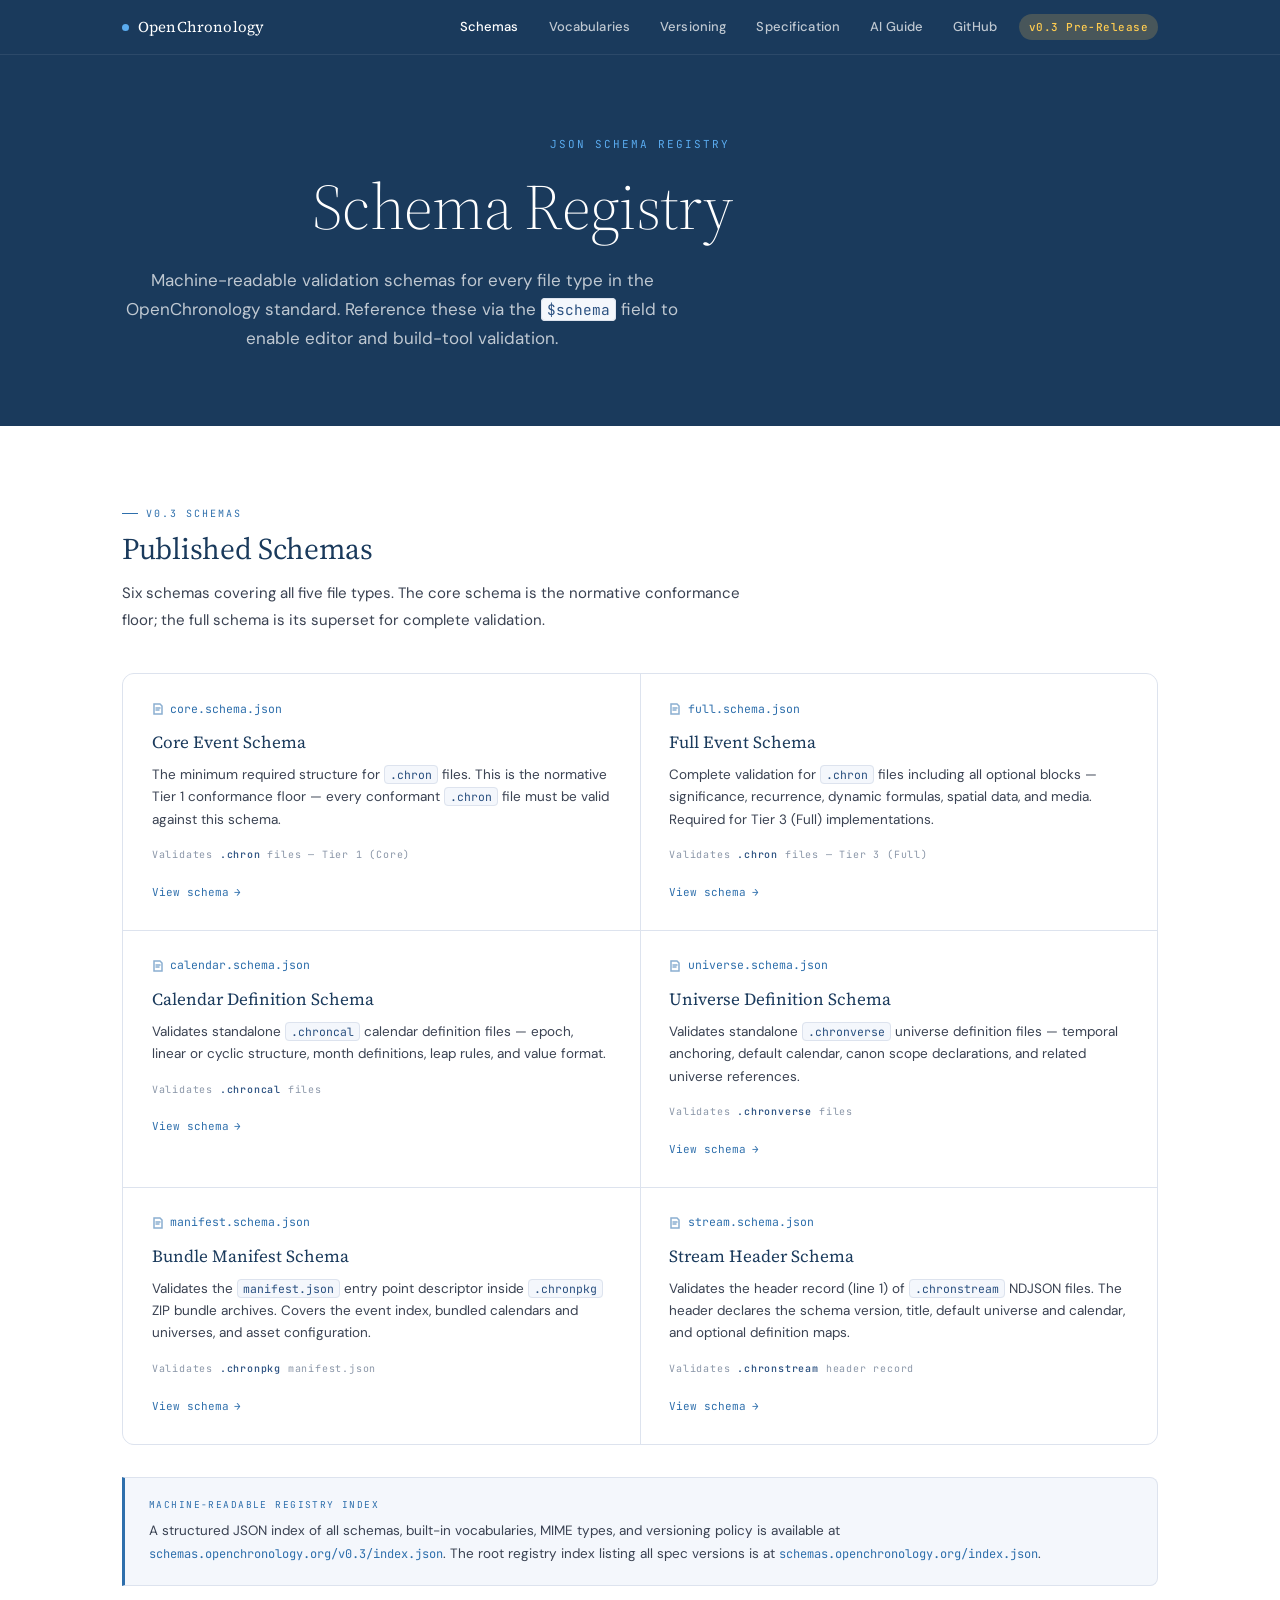
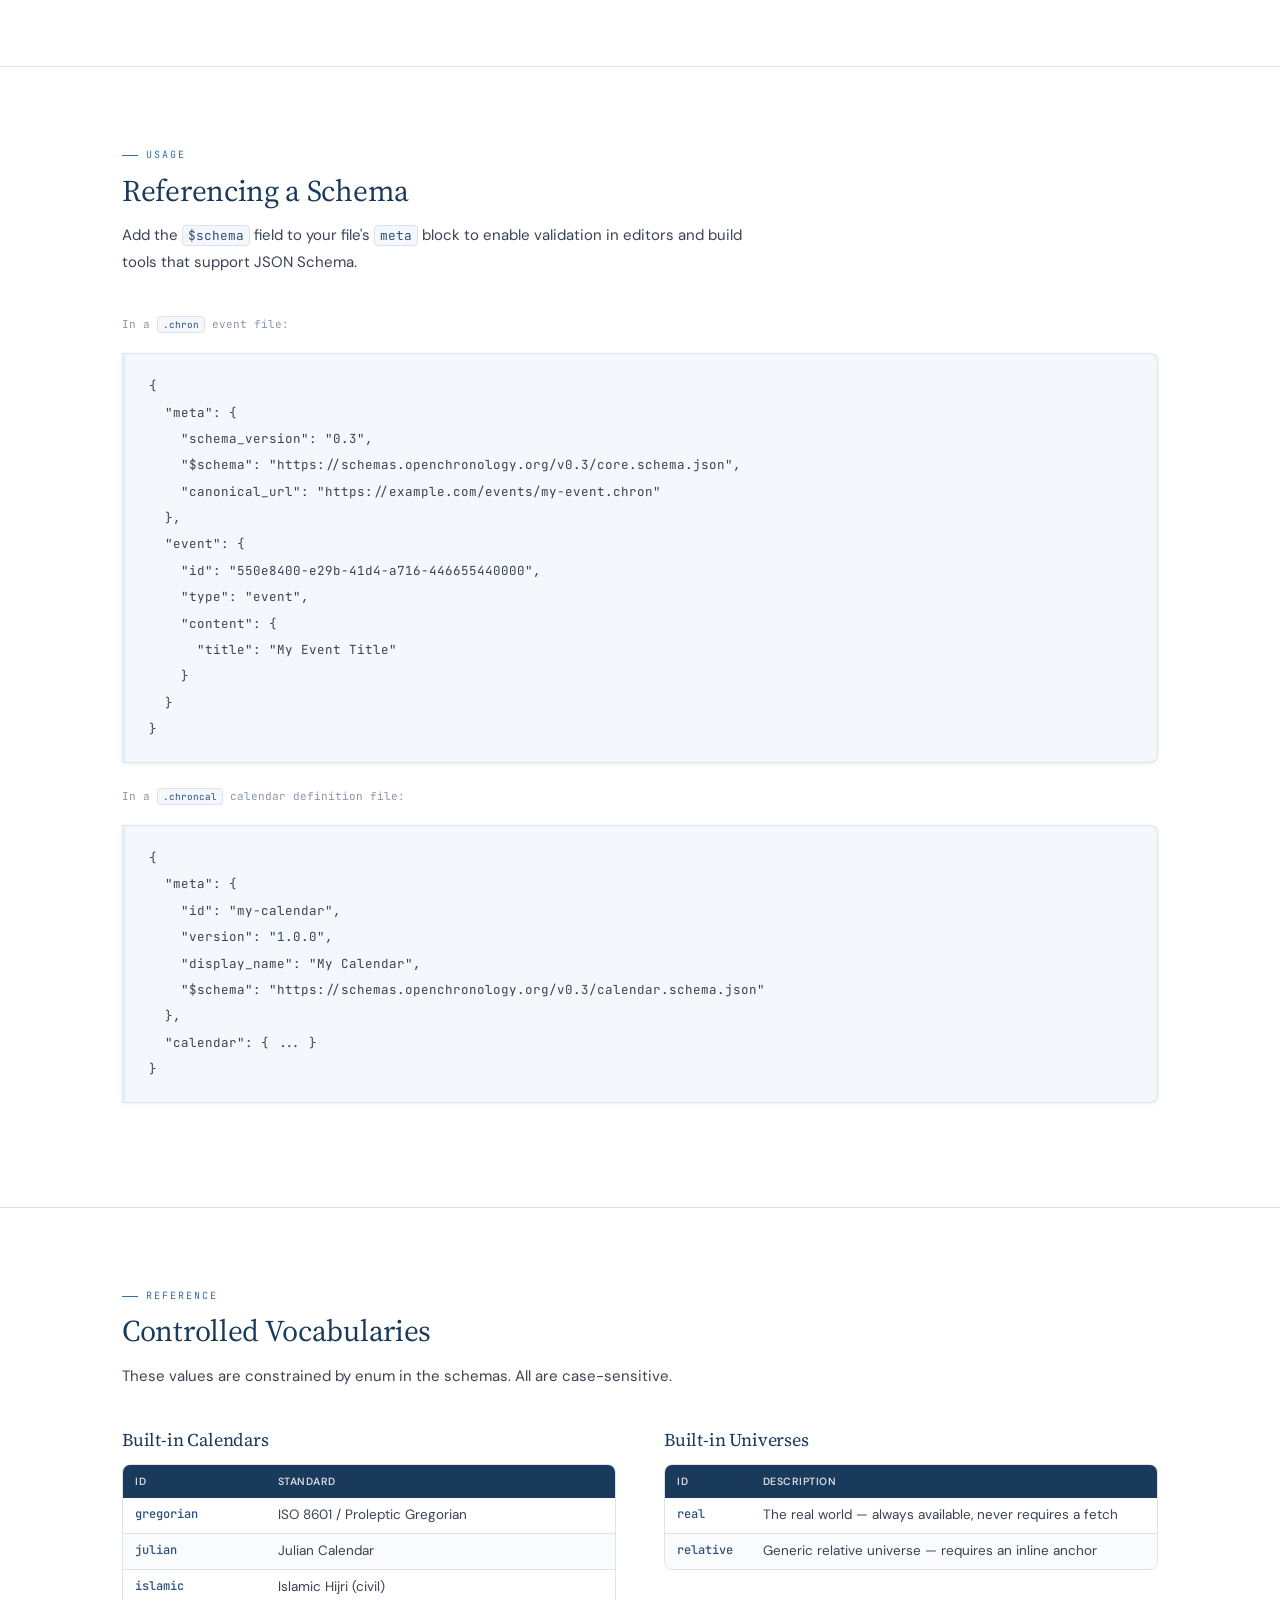
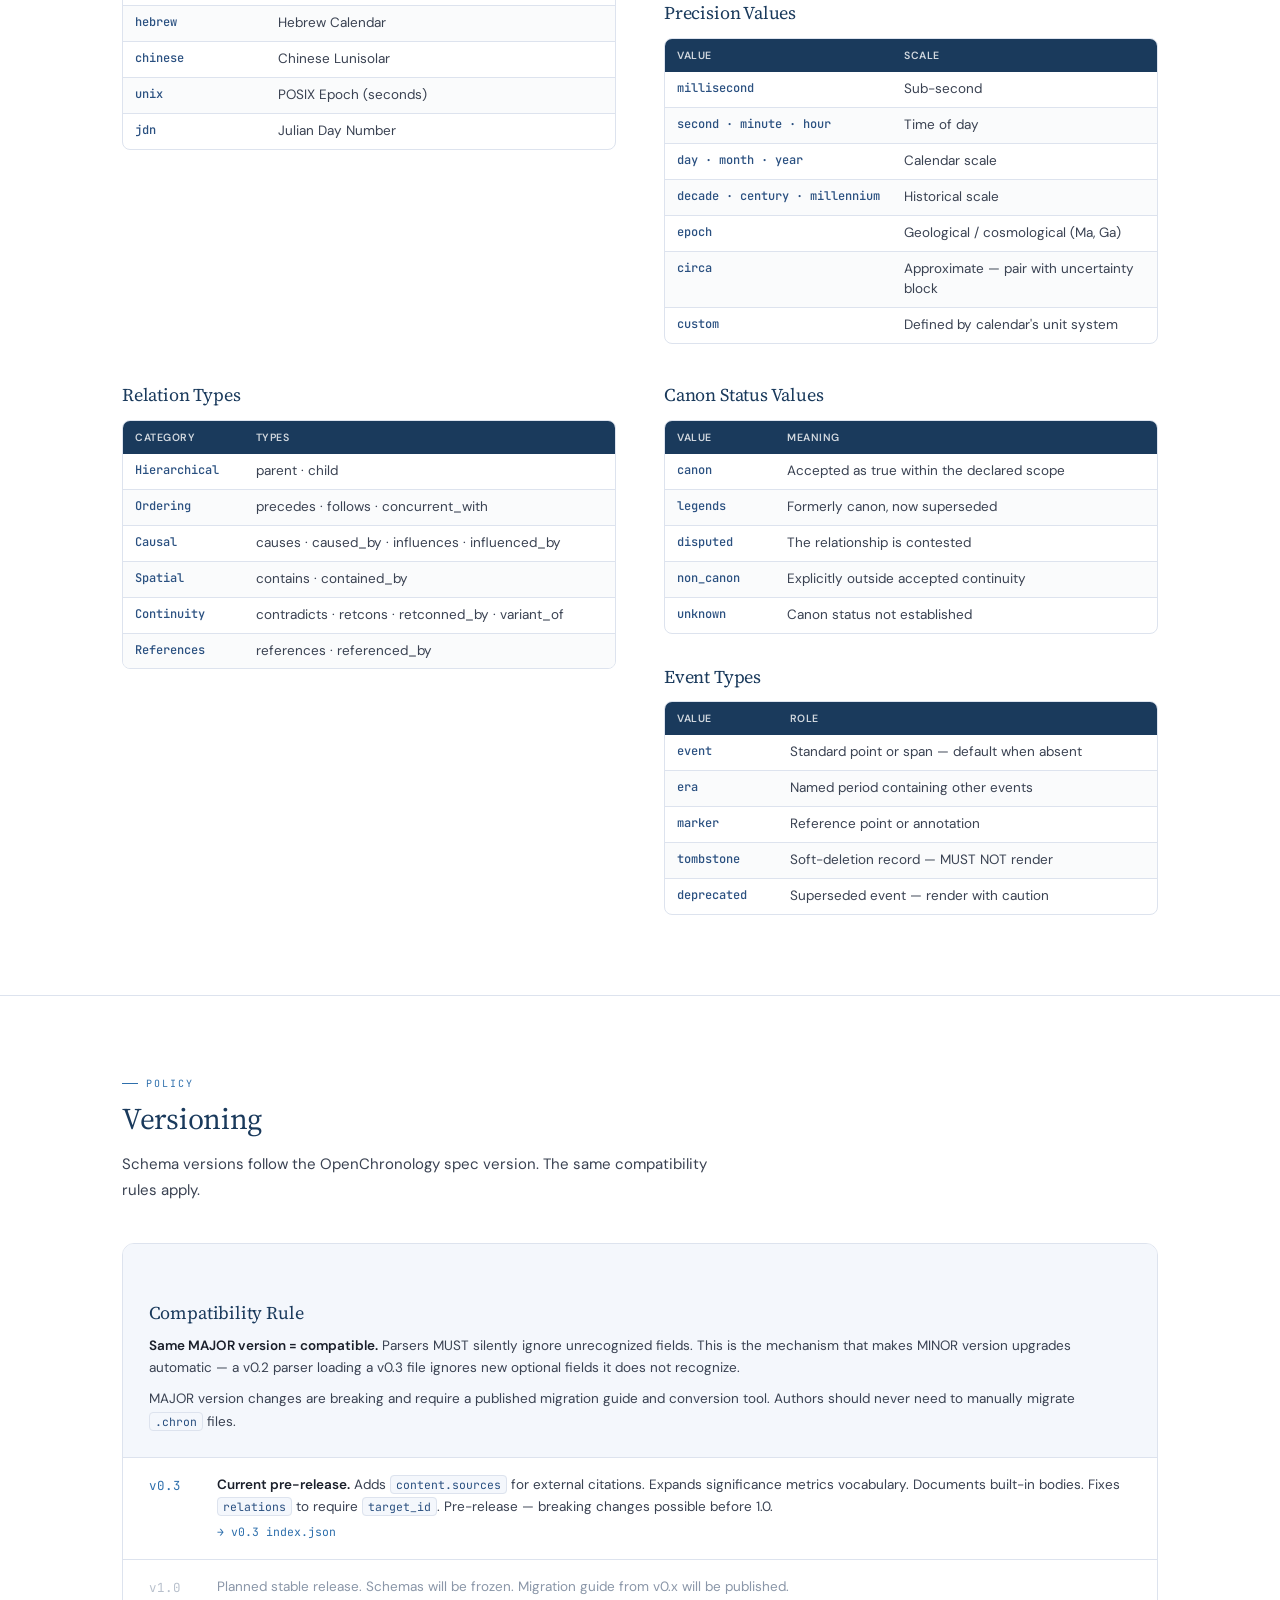
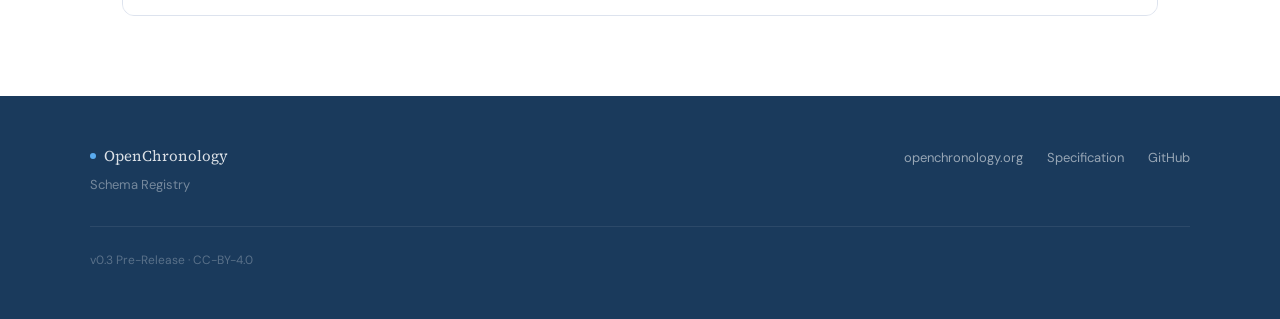
<file: Schemas.OpenChronology.org/index.html>
<!DOCTYPE html>
<html lang="en">
<head>
  <meta charset="UTF-8">
  <meta name="viewport" content="width=device-width, initial-scale=1.0">
  <title>OpenChronology Schema Registry — v0.3</title>
  <meta name="description" content="Machine-readable JSON Schema files for the OpenChronology open standard. Validate .chron, .chroncal, .chronverse, .chronpkg, and .chronstream files.">
  <link rel="preconnect" href="https://fonts.googleapis.com">
  <link rel="preconnect" href="https://fonts.gstatic.com" crossorigin>
  <link href="https://fonts.googleapis.com/css2?family=Source+Serif+4:ital,opsz,wght@0,8..60,300;0,8..60,400;0,8..60,600;1,8..60,300;1,8..60,400&family=DM+Sans:wght@400;500;600&family=JetBrains+Mono:wght@400;500&display=swap" rel="stylesheet">
  <link rel="stylesheet" href="css/style.css">
  <style>

    /* ─── Page wrap ───────────────────────── */
    .page-wrap {
      max-width: var(--wrap-wide);
      margin: 0 auto;
      padding: 0 var(--space-lg);
    }

    /* ─── Sections ────────────────────────── */
    .reg-section {
      padding: 5rem 0;
      border-top: 1px solid var(--border);
    }
    .reg-section:first-of-type { border-top: none; }

    .reg-eyebrow {
      font-family: var(--font-mono);
      font-size: 10px; letter-spacing: 0.2em;
      text-transform: uppercase; color: var(--blue);
      margin-bottom: 0.5rem;
      display: flex; align-items: center; gap: 0.5rem;
    }
    .reg-eyebrow::before { content: ''; width: 16px; height: 1px; background: var(--blue); }

    h2.reg-title {
      font-family: var(--font-serif);
      font-size: clamp(22px, 3vw, 30px);
      font-weight: 400; color: var(--navy);
      margin-bottom: 0.8rem; margin-top: 0;
    }
    p.reg-intro {
      font-size: 15px; color: var(--ink-mid);
      max-width: 620px; margin-bottom: 2.5rem;
      line-height: 1.75;
    }

    /* ─── Schema cards ────────────────────── */
    .schema-grid {
      display: grid;
      grid-template-columns: 1fr 1fr;
      gap: 1px;
      background: var(--border);
      border: 1px solid var(--border);
      border-radius: var(--radius-lg);
      overflow: hidden;
      margin-bottom: 2rem;
    }
    .schema-card {
      background: var(--surface);
      padding: 1.6rem 1.8rem;
      position: relative;
      transition: background var(--transition);
    }
    .schema-card:hover { background: var(--blue-ghost); }

    .schema-card-file {
      font-family: var(--font-mono);
      font-size: 11.5px; color: var(--blue);
      margin-bottom: 0.6rem;
      display: flex; align-items: center; gap: 0.4rem;
    }
    .schema-card-file svg { flex-shrink: 0; opacity: 0.55; }

    .schema-card-title {
      font-family: var(--font-serif);
      font-size: 17px; font-weight: 400; color: var(--navy);
      margin-bottom: 0.5rem;
    }
    .schema-card-desc {
      font-size: 13.5px; color: var(--ink-mid);
      line-height: 1.65; margin-bottom: 1rem;
    }
    .schema-card-validates {
      font-family: var(--font-mono);
      font-size: 10px; letter-spacing: 0.08em;
      color: var(--ink-muted); margin-bottom: 0.9rem;
    }
    .schema-card-validates span { color: var(--navy-mid); font-weight: 500; }

    .schema-card-link {
      display: inline-flex; align-items: center; gap: 0.35rem;
      font-family: var(--font-mono); font-size: 11px;
      color: var(--blue); text-decoration: none;
      transition: color var(--transition);
    }
    .schema-card-link:hover { color: var(--navy); text-decoration: none; }
    .schema-card-link::after { content: '→'; }

    /* ─── Machine-readable info block ─────── */
    .machine-block {
      background: var(--surface-tinted);
      border: 1px solid var(--border);
      border-left: 3px solid var(--blue);
      border-radius: 0 var(--radius-md) var(--radius-md) 0;
      padding: 1.2rem 1.5rem;
    }
    .machine-block-label {
      font-family: var(--font-mono);
      font-size: 9.5px; letter-spacing: 0.15em;
      text-transform: uppercase; color: var(--blue);
      margin-bottom: 0.5rem;
    }
    .machine-block p {
      font-size: 13.5px; color: var(--ink-mid); line-height: 1.7;
    }
    .machine-block a {
      font-family: var(--font-mono); font-size: 12px;
      color: var(--blue); text-decoration: none;
    }
    .machine-block a:hover { text-decoration: underline; text-underline-offset: 3px; }

    /* ─── Code blocks ─────────────────────── */
    .code-label {
      font-family: var(--font-mono);
      font-size: 11px; color: var(--ink-muted);
      margin-bottom: 0.4rem; margin-top: 1.5rem;
    }
    pre {
      background: var(--surface-tinted);
      border: 1px solid var(--border);
      border-left: 3px solid var(--navy-pale);
      padding: 1.2rem 1.5rem;
      overflow-x: auto;
      margin-bottom: 1.5rem;
      border-radius: 0 var(--radius-md) var(--radius-md) 0;
    }
    pre code {
      font-family: var(--font-mono);
      font-size: 12.5px; color: var(--ink-mid);
      background: none; padding: 0;
      line-height: 1.7;
    }

    /* ─── Vocab tables ────────────────────── */
    .vocab-grid {
      display: grid;
      grid-template-columns: 1fr 1fr;
      gap: 2.5rem 3rem;
    }
    .vocab-block h3 {
      font-family: var(--font-serif);
      font-size: 18px; font-weight: 400; color: var(--navy);
      margin-bottom: 0.8rem; margin-top: 0;
    }
    .vocab-block h3 + h3 { margin-top: 2.5rem; }

    .vocab-table-wrap {
      border: 1px solid var(--border);
      border-radius: var(--radius-md);
      overflow: hidden;
      margin-bottom: 0;
    }
    .vocab-table {
      width: 100%; border-collapse: collapse;
      font-size: 13.5px;
    }
    .vocab-table thead { background: var(--navy); }
    .vocab-table thead th {
      font-family: var(--font-body); font-size: 10.5px;
      font-weight: 600; letter-spacing: 0.05em;
      text-transform: uppercase;
      color: rgba(255,255,255,0.80);
      text-align: left; padding: 8px 12px;
      white-space: nowrap;
    }
    .vocab-table tbody tr { border-bottom: 1px solid var(--border); }
    .vocab-table tbody tr:last-child { border-bottom: none; }
    .vocab-table tbody tr:nth-child(even) { background: var(--surface-warm); }
    .vocab-table tbody td {
      padding: 7px 12px; color: var(--ink-mid);
      vertical-align: top; line-height: 1.55;
    }
    .vocab-table tbody td:first-child {
      font-family: var(--font-mono); font-size: 12px;
      color: var(--navy-mid); font-weight: 500;
      white-space: nowrap;
    }

    /* ─── Version block ───────────────────── */
    .version-block {
      border: 1px solid var(--border);
      border-radius: var(--radius-lg);
      overflow: hidden;
    }
    .version-block-header {
      padding: 1.4rem 1.6rem;
      background: var(--surface-tinted);
      border-bottom: 1px solid var(--border);
    }
    .version-block-header h3 {
      font-family: var(--font-serif);
      font-size: 18px; font-weight: 400; color: var(--navy);
      margin-bottom: 0.6rem;
    }
    .version-block-header p {
      font-size: 13.5px; color: var(--ink-mid);
      line-height: 1.7; margin-bottom: 0.5rem;
    }
    .version-block-header p:last-child { margin-bottom: 0; }

    .version-entries { display: flex; flex-direction: column; gap: 1px; background: var(--border); }
    .version-entry {
      background: var(--surface);
      padding: 1rem 1.6rem;
      display: flex; gap: 1.5rem; align-items: flex-start;
      transition: background var(--transition);
    }
    .version-entry:hover { background: var(--blue-ghost); }
    .version-tag {
      font-family: var(--font-mono); font-size: 12.5px;
      color: var(--blue); white-space: nowrap; min-width: 44px;
      padding-top: 2px;
    }
    .version-detail { font-size: 13.5px; color: var(--ink-mid); line-height: 1.65; }
    .version-detail strong { color: var(--ink); font-weight: 600; }
    .version-detail a {
      display: inline-block; margin-top: 0.3rem;
      font-family: var(--font-mono); font-size: 11.5px;
      color: var(--blue); text-decoration: none;
    }
    .version-detail a:hover { text-decoration: underline; text-underline-offset: 3px; }
    .version-entry--future .version-tag { color: var(--ink-faint); }
    .version-entry--future .version-detail { color: var(--ink-muted); }

    /* ─── Responsive ──────────────────────── */
    @media (max-width: 800px) {
      .schema-grid { grid-template-columns: 1fr; }
      .vocab-grid  { grid-template-columns: 1fr; gap: 2rem; }
    }
    @media (max-width: 600px) {
      .page-wrap { padding: 0 var(--space-md); }
      .reg-section { padding: 3rem 0; }
    }
  </style>
</head>
<body>

  <!-- ── Navigation ─────────────────────────── -->
  <nav class="site-nav">
    <div class="nav-inner">
      <a href="https://openchronology.org" class="nav-brand">
        <span class="nav-brand-dot"></span>
        OpenChronology
      </a>
      <ul class="nav-links">
        <li><a href="#schemas" class="active">Schemas</a></li>
        <li><a href="#vocab">Vocabularies</a></li>
        <li><a href="#versioning">Versioning</a></li>
        <li><a href="https://openchronology.org/specification.html">Specification</a></li>
        <li><a href="https://openchronology.org/ai-guide.html">AI Guide</a></li>
        <li><a href="https://github.com/knoj/openchronology">GitHub</a></li>
      </ul>
      <span class="spec-badge spec-badge--draft" style="margin-left:8px;">v0.3 Pre-Release</span>
      <button class="nav-toggle" aria-label="Toggle navigation" aria-expanded="false">
        <svg width="20" height="20" viewBox="0 0 20 20" fill="none" stroke="currentColor" stroke-width="1.8" stroke-linecap="round">
          <line x1="3" y1="6"  x2="17" y2="6"/>
          <line x1="3" y1="10" x2="17" y2="10"/>
          <line x1="3" y1="14" x2="17" y2="14"/>
        </svg>
      </button>
    </div>
  </nav>

  <!-- ── Hero ───────────────────────────────── -->
  <div class="page-header page-header--hero">
    <div class="page-wrap" style="max-width:var(--wrap-wide); margin:0 auto; padding:0 var(--space-lg);">
      <div class="page-eyebrow">JSON Schema Registry</div>
      <h1 class="page-title">Schema Registry</h1>
      <p class="page-lead">
        Machine-readable validation schemas for every file type in the OpenChronology standard.
        Reference these via the <code>$schema</code> field to enable editor and build-tool validation.
      </p>
    </div>
  </div>

  <!-- ── Published Schemas ──────────────────── -->
  <section class="reg-section" id="schemas">
    <div class="page-wrap">
      <div class="reg-eyebrow">v0.3 Schemas</div>
      <h2 class="reg-title">Published Schemas</h2>
      <p class="reg-intro">Six schemas covering all five file types. The core schema is the normative conformance floor; the full schema is its superset for complete validation.</p>

      <div class="schema-grid">

        <div class="schema-card">
          <div class="schema-card-file">
            <svg width="12" height="12" viewBox="0 0 12 12" fill="none" stroke="currentColor" stroke-width="1.5" stroke-linecap="round"><path d="M2 1h6l2 2v8H2V1z"/><line x1="4" y1="5" x2="8" y2="5"/><line x1="4" y1="7" x2="7" y2="7"/></svg>
            core.schema.json
          </div>
          <div class="schema-card-title">Core Event Schema</div>
          <p class="schema-card-desc">The minimum required structure for <code>.chron</code> files. This is the normative Tier 1 conformance floor — every conformant <code>.chron</code> file must be valid against this schema.</p>
          <div class="schema-card-validates">Validates <span>.chron</span> files — Tier 1 (Core)</div>
          <a href="v0.3/core.schema.json" class="schema-card-link">View schema</a>
        </div>

        <div class="schema-card">
          <div class="schema-card-file">
            <svg width="12" height="12" viewBox="0 0 12 12" fill="none" stroke="currentColor" stroke-width="1.5" stroke-linecap="round"><path d="M2 1h6l2 2v8H2V1z"/><line x1="4" y1="5" x2="8" y2="5"/><line x1="4" y1="7" x2="7" y2="7"/></svg>
            full.schema.json
          </div>
          <div class="schema-card-title">Full Event Schema</div>
          <p class="schema-card-desc">Complete validation for <code>.chron</code> files including all optional blocks — significance, recurrence, dynamic formulas, spatial data, and media. Required for Tier 3 (Full) implementations.</p>
          <div class="schema-card-validates">Validates <span>.chron</span> files — Tier 3 (Full)</div>
          <a href="v0.3/full.schema.json" class="schema-card-link">View schema</a>
        </div>

        <div class="schema-card">
          <div class="schema-card-file">
            <svg width="12" height="12" viewBox="0 0 12 12" fill="none" stroke="currentColor" stroke-width="1.5" stroke-linecap="round"><path d="M2 1h6l2 2v8H2V1z"/><line x1="4" y1="5" x2="8" y2="5"/><line x1="4" y1="7" x2="7" y2="7"/></svg>
            calendar.schema.json
          </div>
          <div class="schema-card-title">Calendar Definition Schema</div>
          <p class="schema-card-desc">Validates standalone <code>.chroncal</code> calendar definition files — epoch, linear or cyclic structure, month definitions, leap rules, and value format.</p>
          <div class="schema-card-validates">Validates <span>.chroncal</span> files</div>
          <a href="v0.3/calendar.schema.json" class="schema-card-link">View schema</a>
        </div>

        <div class="schema-card">
          <div class="schema-card-file">
            <svg width="12" height="12" viewBox="0 0 12 12" fill="none" stroke="currentColor" stroke-width="1.5" stroke-linecap="round"><path d="M2 1h6l2 2v8H2V1z"/><line x1="4" y1="5" x2="8" y2="5"/><line x1="4" y1="7" x2="7" y2="7"/></svg>
            universe.schema.json
          </div>
          <div class="schema-card-title">Universe Definition Schema</div>
          <p class="schema-card-desc">Validates standalone <code>.chronverse</code> universe definition files — temporal anchoring, default calendar, canon scope declarations, and related universe references.</p>
          <div class="schema-card-validates">Validates <span>.chronverse</span> files</div>
          <a href="v0.3/universe.schema.json" class="schema-card-link">View schema</a>
        </div>

        <div class="schema-card">
          <div class="schema-card-file">
            <svg width="12" height="12" viewBox="0 0 12 12" fill="none" stroke="currentColor" stroke-width="1.5" stroke-linecap="round"><path d="M2 1h6l2 2v8H2V1z"/><line x1="4" y1="5" x2="8" y2="5"/><line x1="4" y1="7" x2="7" y2="7"/></svg>
            manifest.schema.json
          </div>
          <div class="schema-card-title">Bundle Manifest Schema</div>
          <p class="schema-card-desc">Validates the <code>manifest.json</code> entry point descriptor inside <code>.chronpkg</code> ZIP bundle archives. Covers the event index, bundled calendars and universes, and asset configuration.</p>
          <div class="schema-card-validates">Validates <span>.chronpkg</span> manifest.json</div>
          <a href="v0.3/manifest.schema.json" class="schema-card-link">View schema</a>
        </div>

        <div class="schema-card">
          <div class="schema-card-file">
            <svg width="12" height="12" viewBox="0 0 12 12" fill="none" stroke="currentColor" stroke-width="1.5" stroke-linecap="round"><path d="M2 1h6l2 2v8H2V1z"/><line x1="4" y1="5" x2="8" y2="5"/><line x1="4" y1="7" x2="7" y2="7"/></svg>
            stream.schema.json
          </div>
          <div class="schema-card-title">Stream Header Schema</div>
          <p class="schema-card-desc">Validates the header record (line 1) of <code>.chronstream</code> NDJSON files. The header declares the schema version, title, default universe and calendar, and optional definition maps.</p>
          <div class="schema-card-validates">Validates <span>.chronstream</span> header record</div>
          <a href="v0.3/stream.schema.json" class="schema-card-link">View schema</a>
        </div>

      </div>

      <div class="machine-block">
        <div class="machine-block-label">Machine-Readable Registry Index</div>
        <p>
          A structured JSON index of all schemas, built-in vocabularies, MIME types, and versioning
          policy is available at <a href="v0.3/index.json">schemas.openchronology.org/v0.3/index.json</a>.
          The root registry index listing all spec versions is at
          <a href="index.json">schemas.openchronology.org/index.json</a>.
        </p>
      </div>
    </div>
  </section>

  <!-- ── Using the Schemas ──────────────────── -->
  <section class="reg-section" id="usage">
    <div class="page-wrap">
      <div class="reg-eyebrow">Usage</div>
      <h2 class="reg-title">Referencing a Schema</h2>
      <p class="reg-intro">Add the <code>$schema</code> field to your file's <code>meta</code> block to enable validation in editors and build tools that support JSON Schema.</p>

      <div class="code-label">In a <code>.chron</code> event file:</div>
      <pre><code>{
  "meta": {
    "schema_version": "0.3",
    "$schema": "https://schemas.openchronology.org/v0.3/core.schema.json",
    "canonical_url": "https://example.com/events/my-event.chron"
  },
  "event": {
    "id": "550e8400-e29b-41d4-a716-446655440000",
    "type": "event",
    "content": {
      "title": "My Event Title"
    }
  }
}</code></pre>

      <div class="code-label">In a <code>.chroncal</code> calendar definition file:</div>
      <pre><code>{
  "meta": {
    "id": "my-calendar",
    "version": "1.0.0",
    "display_name": "My Calendar",
    "$schema": "https://schemas.openchronology.org/v0.3/calendar.schema.json"
  },
  "calendar": { ... }
}</code></pre>
    </div>
  </section>

  <!-- ── Controlled Vocabularies ────────────── -->
  <section class="reg-section" id="vocab">
    <div class="page-wrap">
      <div class="reg-eyebrow">Reference</div>
      <h2 class="reg-title">Controlled Vocabularies</h2>
      <p class="reg-intro">These values are constrained by enum in the schemas. All are case-sensitive.</p>

      <div class="vocab-grid">

        <div class="vocab-block">
          <h3>Built-in Calendars</h3>
          <div class="vocab-table-wrap">
            <table class="vocab-table">
              <thead><tr><th>ID</th><th>Standard</th></tr></thead>
              <tbody>
                <tr><td>gregorian</td><td>ISO 8601 / Proleptic Gregorian</td></tr>
                <tr><td>julian</td><td>Julian Calendar</td></tr>
                <tr><td>islamic</td><td>Islamic Hijri (civil)</td></tr>
                <tr><td>hebrew</td><td>Hebrew Calendar</td></tr>
                <tr><td>chinese</td><td>Chinese Lunisolar</td></tr>
                <tr><td>unix</td><td>POSIX Epoch (seconds)</td></tr>
                <tr><td>jdn</td><td>Julian Day Number</td></tr>
              </tbody>
            </table>
          </div>
        </div>

        <div class="vocab-block">
          <h3>Built-in Universes</h3>
          <div class="vocab-table-wrap">
            <table class="vocab-table">
              <thead><tr><th>ID</th><th>Description</th></tr></thead>
              <tbody>
                <tr><td>real</td><td>The real world — always available, never requires a fetch</td></tr>
                <tr><td>relative</td><td>Generic relative universe — requires an inline anchor</td></tr>
              </tbody>
            </table>
          </div>

          <h3 style="margin-top:2rem;">Precision Values</h3>
          <div class="vocab-table-wrap">
            <table class="vocab-table">
              <thead><tr><th>Value</th><th>Scale</th></tr></thead>
              <tbody>
                <tr><td>millisecond</td><td>Sub-second</td></tr>
                <tr><td>second · minute · hour</td><td>Time of day</td></tr>
                <tr><td>day · month · year</td><td>Calendar scale</td></tr>
                <tr><td>decade · century · millennium</td><td>Historical scale</td></tr>
                <tr><td>epoch</td><td>Geological / cosmological (Ma, Ga)</td></tr>
                <tr><td>circa</td><td>Approximate — pair with uncertainty block</td></tr>
                <tr><td>custom</td><td>Defined by calendar's unit system</td></tr>
              </tbody>
            </table>
          </div>
        </div>

        <div class="vocab-block">
          <h3>Relation Types</h3>
          <div class="vocab-table-wrap">
            <table class="vocab-table">
              <thead><tr><th>Category</th><th>Types</th></tr></thead>
              <tbody>
                <tr><td>Hierarchical</td><td>parent · child</td></tr>
                <tr><td>Ordering</td><td>precedes · follows · concurrent_with</td></tr>
                <tr><td>Causal</td><td>causes · caused_by · influences · influenced_by</td></tr>
                <tr><td>Spatial</td><td>contains · contained_by</td></tr>
                <tr><td>Continuity</td><td>contradicts · retcons · retconned_by · variant_of</td></tr>
                <tr><td>References</td><td>references · referenced_by</td></tr>
              </tbody>
            </table>
          </div>
        </div>

        <div class="vocab-block">
          <h3>Canon Status Values</h3>
          <div class="vocab-table-wrap">
            <table class="vocab-table">
              <thead><tr><th>Value</th><th>Meaning</th></tr></thead>
              <tbody>
                <tr><td>canon</td><td>Accepted as true within the declared scope</td></tr>
                <tr><td>legends</td><td>Formerly canon, now superseded</td></tr>
                <tr><td>disputed</td><td>The relationship is contested</td></tr>
                <tr><td>non_canon</td><td>Explicitly outside accepted continuity</td></tr>
                <tr><td>unknown</td><td>Canon status not established</td></tr>
              </tbody>
            </table>
          </div>

          <h3 style="margin-top:2rem;">Event Types</h3>
          <div class="vocab-table-wrap">
            <table class="vocab-table">
              <thead><tr><th>Value</th><th>Role</th></tr></thead>
              <tbody>
                <tr><td>event</td><td>Standard point or span — default when absent</td></tr>
                <tr><td>era</td><td>Named period containing other events</td></tr>
                <tr><td>marker</td><td>Reference point or annotation</td></tr>
                <tr><td>tombstone</td><td>Soft-deletion record — MUST NOT render</td></tr>
                <tr><td>deprecated</td><td>Superseded event — render with caution</td></tr>
              </tbody>
            </table>
          </div>
        </div>

      </div>
    </div>
  </section>

  <!-- ── Versioning ──────────────────────────── -->
  <section class="reg-section" id="versioning">
    <div class="page-wrap">
      <div class="reg-eyebrow">Policy</div>
      <h2 class="reg-title">Versioning</h2>
      <p class="reg-intro">Schema versions follow the OpenChronology spec version. The same compatibility rules apply.</p>

      <div class="version-block">
        <div class="version-block-header">
          <h3>Compatibility Rule</h3>
          <p><strong>Same MAJOR version = compatible.</strong> Parsers MUST silently ignore unrecognized fields. This is the mechanism that makes MINOR version upgrades automatic — a v0.2 parser loading a v0.3 file ignores new optional fields it does not recognize.</p>
          <p>MAJOR version changes are breaking and require a published migration guide and conversion tool. Authors should never need to manually migrate <code>.chron</code> files.</p>
        </div>
        <div class="version-entries">
          <div class="version-entry">
            <div class="version-tag">v0.3</div>
            <div class="version-detail">
              <strong>Current pre-release.</strong> Adds <code>content.sources</code> for external citations. Expands significance metrics vocabulary. Documents built-in bodies. Fixes <code>relations</code> to require <code>target_id</code>. Pre-release — breaking changes possible before 1.0.
              <br><a href="v0.3/index.json">→ v0.3 index.json</a>
            </div>
          </div>
          <div class="version-entry version-entry--future">
            <div class="version-tag">v1.0</div>
            <div class="version-detail">
              Planned stable release. Schemas will be frozen. Migration guide from v0.x will be published.
            </div>
          </div>
        </div>
      </div>
    </div>
  </section>

  <!-- ── Footer ─────────────────────────────── -->
  <footer class="site-footer">
    <div class="footer-inner">
      <div>
        <div class="footer-brand">
          <span class="footer-brand-dot"></span>
          OpenChronology
        </div>
        <div class="footer-tagline">Schema Registry</div>
      </div>
      <ul class="footer-links">
        <li><a href="https://openchronology.org">openchronology.org</a></li>
        <li><a href="https://openchronology.org/specification.html">Specification</a></li>
        <li><a href="https://github.com/knoj/openchronology">GitHub</a></li>
      </ul>
      <div class="footer-copy">v0.3 Pre-Release · CC-BY-4.0</div>
    </div>
  </footer>

  <script>
    // Mobile nav toggle
    const navToggle = document.querySelector('.nav-toggle');
    const navLinks  = document.querySelector('.nav-links');
    if (navToggle) {
      navToggle.addEventListener('click', () => {
        const open = navLinks.classList.toggle('is-open');
        navToggle.setAttribute('aria-expanded', open);
      });
      document.addEventListener('click', e => {
        if (!e.target.closest('.site-nav')) {
          navLinks.classList.remove('is-open');
          navToggle.setAttribute('aria-expanded', 'false');
        }
      });
    }
  </script>
</body>
</html>
</file>
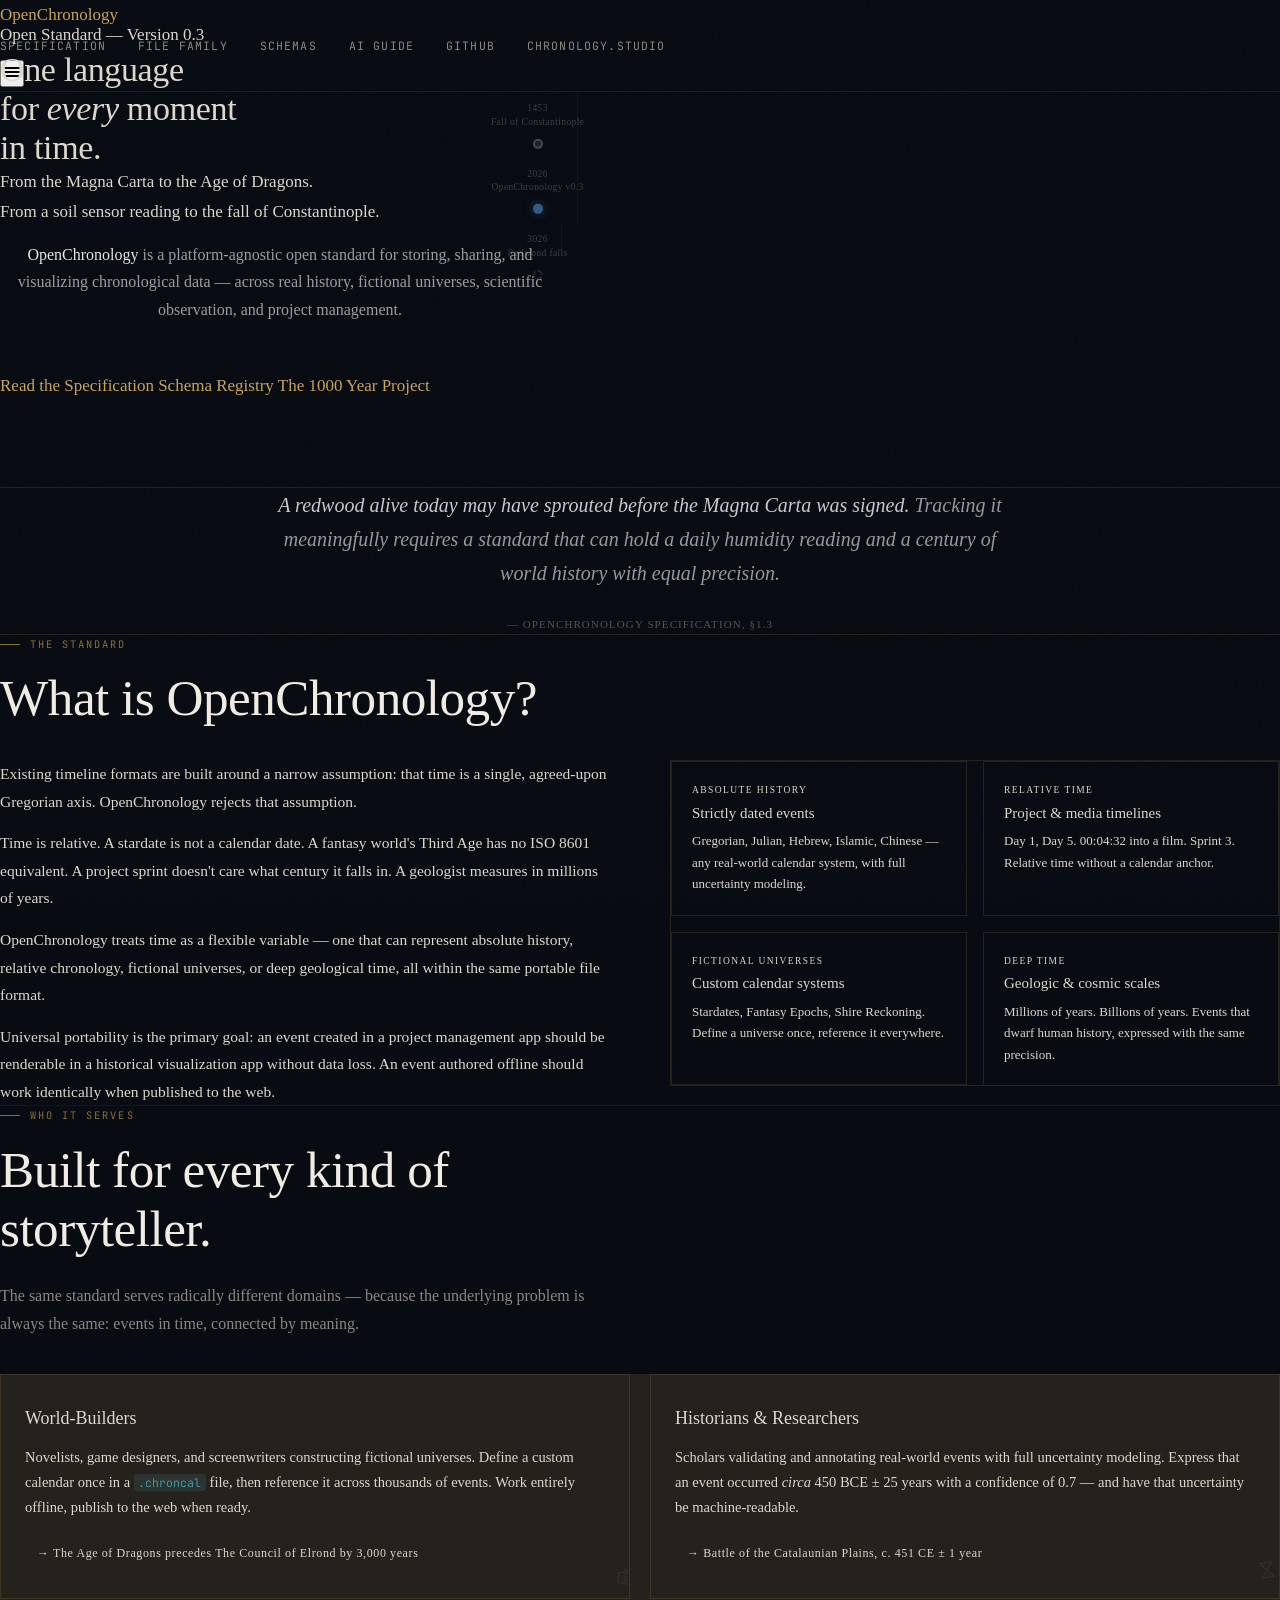
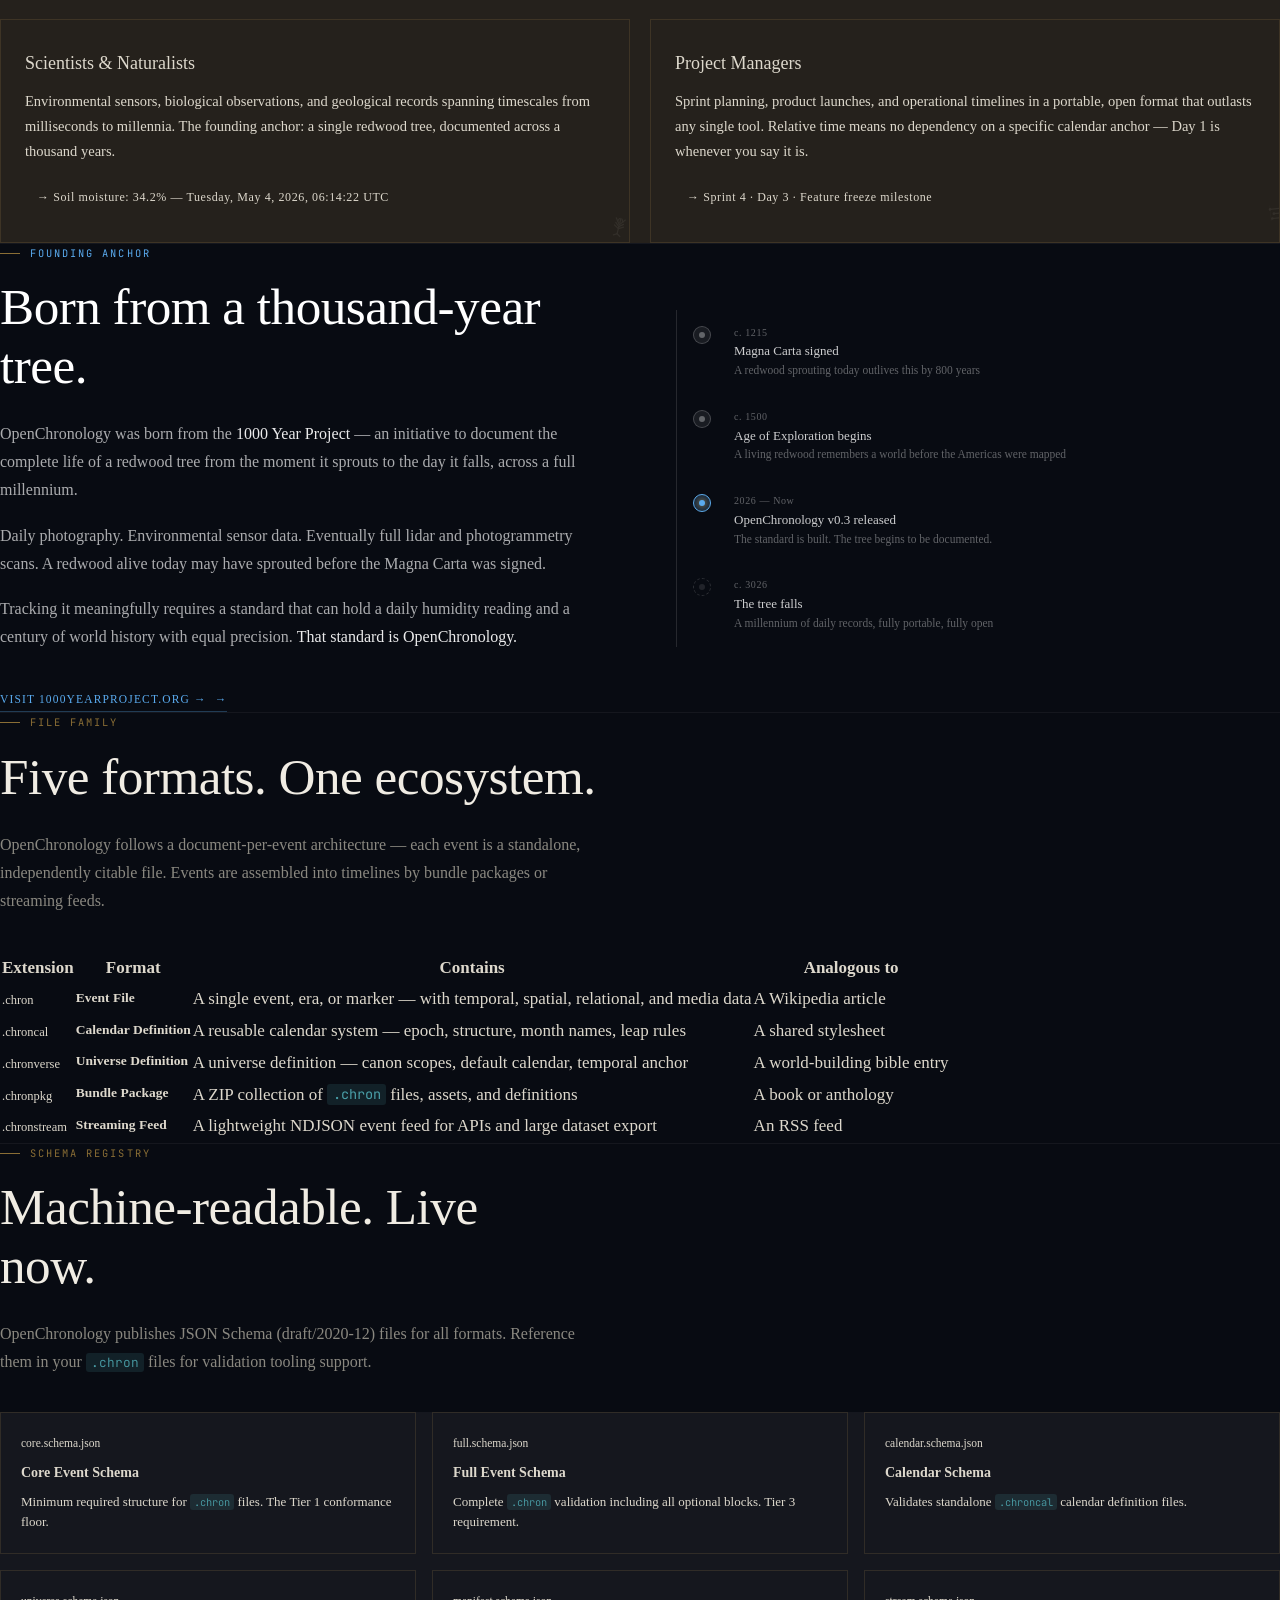
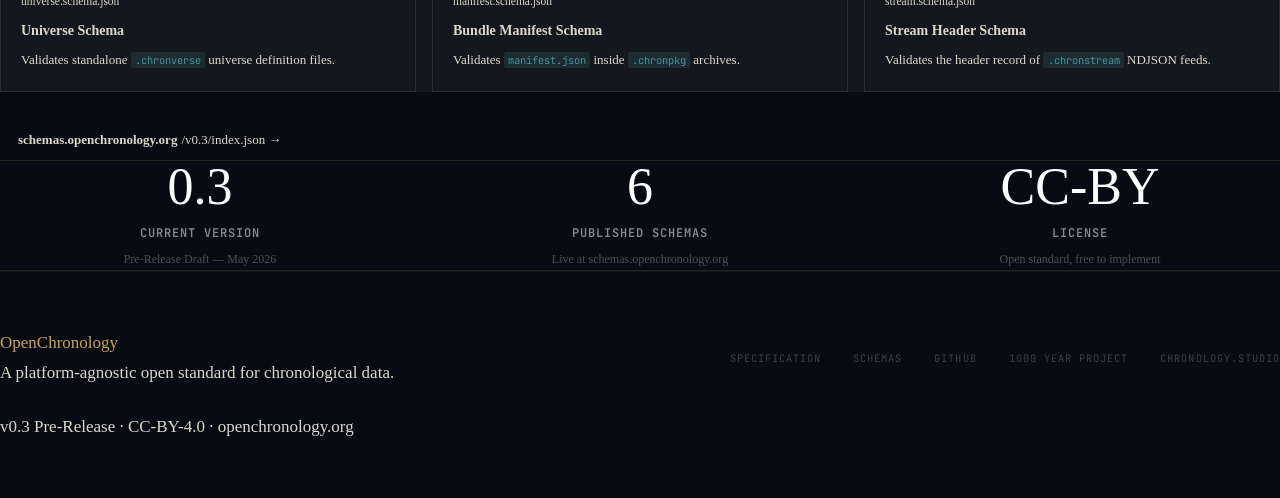
<file: web/index.html>
<!DOCTYPE html>
<html lang="en">
<head>
  <meta charset="UTF-8">
  <meta name="viewport" content="width=device-width, initial-scale=1.0">
  <title>OpenChronology — A Standard for Time</title>
  <meta name="description" content="OpenChronology is a platform-agnostic open standard for storing, sharing, and visualizing chronological data — from geological deep time to fictional universes.">
  <meta property="og:title" content="OpenChronology — A Standard for Time">
  <meta property="og:description" content="A platform-agnostic open standard for chronological data. One language for history, science, fiction, and everything in between.">
  <meta property="og:url" content="https://openchronology.org">
  <link rel="preconnect" href="https://fonts.googleapis.com">
  <link rel="preconnect" href="https://fonts.gstatic.com" crossorigin>
  <link href="https://fonts.googleapis.com/css2?family=Source+Serif+4:ital,opsz,wght@0,8..60,300;0,8..60,400;0,8..60,600;1,8..60,300;1,8..60,400&family=DM+Sans:wght@400;500;600&family=JetBrains+Mono:wght@400;500&display=swap" rel="stylesheet">
  <link rel="stylesheet" href="css/style.css">
  <style>

    /* ─── Shared section container ─────────── */
    .container {
      max-width: var(--wrap-wide);
      margin: 0 auto;
      padding: 0 var(--space-lg);
    }

    /* ─── Hero extras ──────────────────────── */
    .hero-statement {
      font-size: 16px;
      color: rgba(255,255,255,0.60);
      max-width: 560px;
      line-height: 1.72;
      margin-top: 14px;
      text-align: center;
    }
    .hero-statement strong { color: rgba(255,255,255,0.90); }

    /* ─── Timeline decoration ──────────────── */
    .hero-timeline-wrap {
      background: var(--navy-mid);
      border-top: 1px solid rgba(255,255,255,0.07);
      overflow-x: auto;
    }
    .hero-timeline {
      max-width: var(--wrap-wide);
      margin: 0 auto;
      padding: 22px var(--space-lg);
      display: flex;
      align-items: center;
      position: relative;
    }
    .hero-timeline::before {
      content: '';
      position: absolute;
      left: var(--space-lg); right: var(--space-lg);
      top: calc(50% + 4px);
      height: 1px;
      background: rgba(255,255,255,0.12);
      pointer-events: none;
    }
    .tl-item {
      flex: 1;
      display: flex;
      flex-direction: column;
      align-items: center;
      gap: 9px;
      position: relative;
      z-index: 1;
    }
    .tl-label {
      font-family: var(--font-mono);
      font-size: 9.5px; letter-spacing: 0.04em;
      color: rgba(255,255,255,0.42);
      line-height: 1.45; text-align: center;
    }
    .tl-dot {
      width: 10px; height: 10px;
      border-radius: 50%;
      background: rgba(255,255,255,0.18);
      border: 2px solid rgba(255,255,255,0.38);
    }
    .tl-dot.active {
      background: #5aabef; border-color: #5aabef;
      box-shadow: 0 0 10px rgba(90,171,239,0.55);
    }
    .tl-dot.future {
      background: transparent;
      border-style: dashed; border-color: rgba(255,255,255,0.20);
    }

    /* ─── Insight band ─────────────────────── */
    .insight-band {
      background: var(--navy-mid);
      padding: 52px var(--space-lg);
    }
    .insight-band .container { text-align: center; }
    .insight-quote {
      font-family: var(--font-serif);
      font-size: clamp(16px, 2.2vw, 20px);
      font-weight: 300;
      color: rgba(255,255,255,0.78);
      line-height: 1.72;
      max-width: 760px;
      margin: 0 auto 12px;
    }
    .insight-quote em { font-style: italic; color: rgba(255,255,255,0.58); }
    .insight-source {
      font-family: var(--font-mono);
      font-size: 11px; letter-spacing: 0.1em;
      color: rgba(255,255,255,0.30);
    }

    /* ─── Section paddings ─────────────────── */
    .what    { padding: 80px var(--space-lg); background: var(--surface); }
    .usecases{ padding: 80px var(--space-lg); background: var(--surface-warm); }
    .formats { padding: 80px var(--space-lg); background: var(--surface); }
    .registry{ padding: 80px var(--space-lg); background: var(--surface-tinted); }
    .formats-intro, .registry-intro, .usecases-intro { margin-bottom: 36px; }

    /* ─── What section ─────────────────────── */
    .what-grid {
      display: grid;
      grid-template-columns: 1fr 1fr;
      gap: 60px; margin-top: 32px;
      align-items: start;
    }
    .what-text p { color: var(--ink-mid); font-size: 15.5px; line-height: 1.78; margin-bottom: 14px; }
    .what-text p:last-child { margin-bottom: 0; }
    .what-pillars {
      display: grid;
      grid-template-columns: 1fr 1fr;
      gap: 16px;
    }
    .pillar {
      background: var(--surface-tinted);
      border: 1px solid var(--border);
      border-radius: var(--radius-lg);
      padding: 20px;
    }
    .pillar-label {
      font-family: var(--font-mono);
      font-size: 9.5px; letter-spacing: 0.15em;
      text-transform: uppercase; color: var(--blue);
      margin-bottom: 5px;
    }
    .pillar-title {
      font-family: var(--font-serif);
      font-size: 15px; font-weight: 400;
      color: var(--navy); margin-bottom: 7px; line-height: 1.3;
    }
    .pillar-desc { font-size: 13px; color: var(--ink-soft); line-height: 1.65; }

    /* ─── Use cases ────────────────────────── */
    .cases-grid {
      display: grid;
      grid-template-columns: 1fr 1fr;
      gap: 20px;
    }
    .case-card {
      background: var(--surface);
      border: 1px solid var(--border);
      border-radius: var(--radius-lg);
      padding: 28px 24px;
      transition: box-shadow var(--transition), border-color var(--transition);
    }
    .case-card:hover { box-shadow: var(--shadow-md); border-color: var(--border-mid); }
    .case-icon {
      display: flex; align-items: center; justify-content: center;
      width: 44px; height: 44px;
      background: var(--blue-pale);
      border-radius: var(--radius-md);
      color: var(--navy-mid); margin-bottom: 16px;
    }
    .case-icon svg { width: 24px; height: 24px; }
    .case-title {
      font-family: var(--font-serif);
      font-size: 18px; font-weight: 400;
      color: var(--navy); margin-bottom: 10px;
    }
    .case-body {
      font-size: 14.5px; color: var(--ink-mid);
      line-height: 1.72; margin-bottom: 14px;
    }
    .case-example {
      font-family: var(--font-mono);
      font-size: 12px; color: var(--blue);
      background: var(--blue-ghost);
      border: 1px solid var(--blue-pale);
      border-radius: var(--radius-sm);
      padding: 8px 12px; line-height: 1.5;
    }

    /* ─── 1000 Year Project ────────────────── */
    .thousandyear {
      background: var(--navy);
      padding: 80px var(--space-lg);
      position: relative; overflow: hidden;
    }
    .thousandyear-bg {
      position: absolute; inset: 0;
      background: linear-gradient(135deg, #122a44 0%, var(--navy-mid) 100%);
      pointer-events: none;
    }
    .thousandyear .container { position: relative; z-index: 1; }
    .thousandyear-inner {
      display: grid;
      grid-template-columns: 1fr 1fr;
      gap: 64px; align-items: center;
    }
    .thousandyear-text .section-label { color: #5aabef; }
    .thousandyear-text .section-title { color: #fff; }
    .thousandyear-text p { color: rgba(255,255,255,0.66); }
    .thousandyear-text p strong { color: rgba(255,255,255,0.92); }
    .thousandyear-link {
      display: inline-flex; align-items: center; gap: 8px;
      margin-top: 20px;
      font-family: var(--font-mono); font-size: 11.5px;
      letter-spacing: 0.1em; text-transform: uppercase;
      color: #5aabef; text-decoration: none;
      border-bottom: 1px solid rgba(90,171,239,0.3); padding-bottom: 2px;
      transition: color var(--transition), border-color var(--transition);
    }
    .thousandyear-link:hover { color: #7fc4f8; border-color: rgba(90,171,239,0.6); }

    .thousandyear-visual { position: relative; padding-left: 28px; }
    .ty-timeline-line {
      position: absolute; left: 4px; top: 0; bottom: 0;
      width: 1px; background: rgba(255,255,255,0.12);
    }
    .ty-event {
      display: grid;
      grid-template-columns: 18px 1fr;
      gap: 0 16px; padding: 14px 0; position: relative;
    }
    .ty-dot {
      width: 18px; height: 18px; border-radius: 50%;
      background: rgba(255,255,255,0.07);
      border: 1.5px solid rgba(255,255,255,0.20);
      display: flex; align-items: center; justify-content: center;
      flex-shrink: 0; margin-top: 2px;
      position: relative; z-index: 1;
      margin-left: -7px;
    }
    .ty-dot-inner { width: 6px; height: 6px; border-radius: 50%; background: rgba(255,255,255,0.32); }
    .ty-dot.highlight { background: rgba(90,171,239,0.2); border-color: #5aabef; }
    .ty-dot.highlight .ty-dot-inner { background: #5aabef; }
    .ty-dot.future { background: transparent; border-style: dashed; border-color: rgba(255,255,255,0.15); }
    .ty-dot.future .ty-dot-inner { background: rgba(255,255,255,0.10); }
    .ty-date {
      font-family: var(--font-mono);
      font-size: 10px; letter-spacing: 0.06em;
      color: rgba(255,255,255,0.36); margin-bottom: 2px;
    }
    .ty-label { font-size: 13px; font-weight: 500; color: rgba(255,255,255,0.80); margin-bottom: 2px; line-height: 1.3; }
    .ty-sub { font-size: 11.5px; color: rgba(255,255,255,0.36); line-height: 1.55; }

    /* ─── File formats ─────────────────────── */
    .ext {
      font-family: var(--font-mono);
      font-size: 12.5px; color: var(--blue); font-weight: 500;
    }
    .fmt-title { font-weight: 600; color: var(--navy); font-size: 13.5px; }

    /* ─── Schema Registry ──────────────────── */
    .registry-grid {
      display: grid;
      grid-template-columns: repeat(3, 1fr);
      gap: 16px; margin-bottom: 28px;
    }
    .schema-card {
      background: var(--surface);
      border: 1px solid var(--border);
      border-radius: var(--radius-lg); padding: 20px;
      transition: box-shadow var(--transition), border-color var(--transition);
    }
    .schema-card:hover { box-shadow: var(--shadow-md); border-color: var(--blue); }
    .schema-file {
      font-family: var(--font-mono);
      font-size: 11.5px; color: var(--blue);
      display: block; margin-bottom: 8px;
    }
    .schema-title { font-size: 14px; font-weight: 600; color: var(--navy); margin-bottom: 6px; }
    .schema-desc { font-size: 13px; color: var(--ink-soft); line-height: 1.6; margin-bottom: 0; }
    .registry-url {
      font-family: var(--font-mono);
      font-size: 13px; color: var(--blue);
      text-decoration: none;
      display: inline-flex; align-items: center; gap: 4px;
      border: 1px solid var(--blue-pale);
      background: var(--blue-ghost);
      padding: 9px 18px; border-radius: var(--radius-md);
      transition: background var(--transition), border-color var(--transition);
    }
    .registry-url:hover { background: var(--blue-pale); border-color: var(--blue); color: var(--navy); }
    .registry-url span { color: var(--navy); font-weight: 600; }

    /* ─── Status band ──────────────────────── */
    .status-band { background: var(--navy); padding: 60px var(--space-lg); }
    .status-inner {
      display: grid; grid-template-columns: repeat(3, 1fr);
      gap: 40px; text-align: center;
    }
    .stat-value {
      font-family: var(--font-serif);
      font-size: clamp(30px, 5vw, 52px);
      font-weight: 300; color: #fff;
      line-height: 1; margin-bottom: 10px;
    }
    .stat-label {
      font-size: 12px; font-weight: 600;
      color: rgba(255,255,255,0.52);
      letter-spacing: 0.08em; text-transform: uppercase; margin-bottom: 5px;
    }
    .stat-sub { font-size: 12px; color: rgba(255,255,255,0.28); }

    /* ─── Responsive ───────────────────────── */
    @media (max-width: 900px) {
      .what-grid { grid-template-columns: 1fr; gap: 40px; }
      .registry-grid { grid-template-columns: 1fr 1fr; }
      .thousandyear-inner { grid-template-columns: 1fr; gap: 48px; }
    }
    @media (max-width: 700px) {
      .what, .usecases, .formats, .registry, .thousandyear { padding: 56px var(--space-md); }
      .insight-band { padding: 40px var(--space-md); }
      .status-band  { padding: 44px var(--space-md); }
      .cases-grid   { grid-template-columns: 1fr; }
      .registry-grid{ grid-template-columns: 1fr; }
      .status-inner { grid-template-columns: 1fr; gap: 32px; }
      .thousandyear-visual { display: none; }
      .hero-statement { text-align: left; }
    }
    @media (max-width: 400px) {
      .what-pillars { grid-template-columns: 1fr; }
    }
  </style>
</head>
<body>

  <!-- ── Navigation ─────────────────────────── -->
  <nav class="site-nav">
    <div class="nav-inner">
      <a href="index.html" class="nav-brand">
        <span class="nav-brand-dot"></span>
        OpenChronology
      </a>
      <ul class="nav-links">
        <li><a href="specification.html">Specification</a></li>
        <li><a href="#formats">File Family</a></li>
        <li><a href="https://schemas.openchronology.org">Schemas</a></li>
        <li><a href="ai-guide.html">AI Guide</a></li>
        <li><a href="https://github.com/knoj/openchronology">GitHub</a></li>
        <li><a href="https://chronology.studio" class="nav-studio-link">chronology.studio</a></li>
      </ul>
      <button class="nav-toggle" aria-label="Toggle navigation" aria-expanded="false">
        <svg width="20" height="20" viewBox="0 0 20 20" fill="none" stroke="currentColor" stroke-width="1.8" stroke-linecap="round">
          <line x1="3" y1="6"  x2="17" y2="6"/>
          <line x1="3" y1="10" x2="17" y2="10"/>
          <line x1="3" y1="14" x2="17" y2="14"/>
        </svg>
      </button>
    </div>
  </nav>

  <!-- ── Hero ───────────────────────────────── -->
  <header class="page-header page-header--hero">
    <div class="page-header-inner">
      <span class="page-eyebrow animate-fade-up">Open Standard — Version 0.3</span>
      <h1 class="page-title animate-fade-up delay-1">
        One language<br>for <em>every</em> moment<br>in time.
      </h1>
      <p class="page-lead animate-fade-up delay-2">
        From the Magna Carta to the Age of Dragons.<br>
        From a soil sensor reading to the fall of Constantinople.
      </p>
      <p class="hero-statement animate-fade-up delay-3">
        <strong>OpenChronology</strong> is a platform-agnostic open standard for storing,
        sharing, and visualizing chronological data — across real history, fictional universes,
        scientific observation, and project management.
      </p>
      <div class="hero-actions animate-fade-up delay-4">
        <a href="specification.html" class="btn btn--blue">Read the Specification</a>
        <a href="https://schemas.openchronology.org" class="btn btn--secondary">Schema Registry</a>
        <a href="https://1000yearproject.org" class="btn btn--secondary">The 1000 Year Project</a>
      </div>
    </div>
  </header>

  <!-- ── Timeline decoration ────────────────── -->
  <div class="hero-timeline-wrap hide-mobile">
    <div class="hero-timeline">
      <div class="tl-item">
        <div class="tl-label">13.8 Ga<br>Big Bang</div>
        <div class="tl-dot"></div>
      </div>
      <div class="tl-item">
        <div class="tl-label">252 Ma<br>Permian Extinction</div>
        <div class="tl-dot"></div>
      </div>
      <div class="tl-item">
        <div class="tl-label">1215<br>Magna Carta</div>
        <div class="tl-dot"></div>
      </div>
      <div class="tl-item">
        <div class="tl-label">1453<br>Fall of Constantinople</div>
        <div class="tl-dot"></div>
      </div>
      <div class="tl-item">
        <div class="tl-label">2026<br>OpenChronology v0.3</div>
        <div class="tl-dot active"></div>
      </div>
      <div class="tl-item">
        <div class="tl-label">3026<br>Redwood falls</div>
        <div class="tl-dot future"></div>
      </div>
    </div>
  </div>

  <!-- ── Insight Band ──────────────────────── -->
  <div class="insight-band">
    <div class="container">
      <p class="insight-quote">
        A redwood alive today may have sprouted before the Magna Carta was signed.
        <em>Tracking it meaningfully requires a standard that can hold a daily humidity reading
        and a century of world history with equal precision.</em>
      </p>
      <p class="insight-source">— OpenChronology Specification, §1.3</p>
    </div>
  </div>

  <!-- ── What It Is ─────────────────────────── -->
  <section class="what" id="what">
    <div class="container">
      <span class="section-label">The Standard</span>
      <h2 class="section-title">What is OpenChronology?</h2>

      <div class="what-grid">
        <div class="what-text">
          <p>
            Existing timeline formats are built around a narrow assumption: that time is a single,
            agreed-upon Gregorian axis. <strong>OpenChronology rejects that assumption.</strong>
          </p>
          <p>
            Time is relative. A stardate is not a calendar date. A fantasy world's Third Age
            has no ISO 8601 equivalent. A project sprint doesn't care what century it falls in.
            A geologist measures in millions of years.
          </p>
          <p>
            OpenChronology treats time as a <strong>flexible variable</strong> — one that can represent
            absolute history, relative chronology, fictional universes, or deep geological time,
            all within the same portable file format.
          </p>
          <p>
            <strong>Universal portability is the primary goal:</strong> an event created in a
            project management app should be renderable in a historical visualization app without
            data loss. An event authored offline should work identically when published to the web.
          </p>
        </div>

        <div class="what-pillars">
          <div class="pillar">
            <div class="pillar-label">Absolute History</div>
            <div class="pillar-title">Strictly dated events</div>
            <div class="pillar-desc">Gregorian, Julian, Hebrew, Islamic, Chinese — any real-world calendar system, with full uncertainty modeling.</div>
          </div>
          <div class="pillar">
            <div class="pillar-label">Relative Time</div>
            <div class="pillar-title">Project &amp; media timelines</div>
            <div class="pillar-desc">Day 1, Day 5. 00:04:32 into a film. Sprint 3. Relative time without a calendar anchor.</div>
          </div>
          <div class="pillar">
            <div class="pillar-label">Fictional Universes</div>
            <div class="pillar-title">Custom calendar systems</div>
            <div class="pillar-desc">Stardates, Fantasy Epochs, Shire Reckoning. Define a universe once, reference it everywhere.</div>
          </div>
          <div class="pillar">
            <div class="pillar-label">Deep Time</div>
            <div class="pillar-title">Geologic &amp; cosmic scales</div>
            <div class="pillar-desc">Millions of years. Billions of years. Events that dwarf human history, expressed with the same precision.</div>
          </div>
        </div>
      </div>
    </div>
  </section>

  <!-- ── Use Cases ──────────────────────────── -->
  <section class="usecases" id="usecases">
    <div class="container">
      <div class="usecases-intro">
        <span class="section-label">Who It Serves</span>
        <h2 class="section-title">Built for every kind of storyteller.</h2>
        <p>The same standard serves radically different domains — because the underlying
           problem is always the same: events in time, connected by meaning.</p>
      </div>

      <div class="cases-grid">

        <div class="case-card">
          <span class="case-icon">
            <svg viewBox="0 0 36 36" fill="none" stroke="currentColor" stroke-width="1.8" stroke-linecap="round" stroke-linejoin="round" aria-hidden="true">
              <path d="M18 10 C13 10 8 12 8 12 L8 27 C8 27 13 25 18 27 C23 25 28 27 28 27 L28 12 C28 12 23 10 18 10 Z"/>
              <line x1="18" y1="10" x2="18" y2="27"/>
              <line x1="11" y1="16" x2="16.5" y2="15.5" stroke-width="1" opacity="0.7"/>
              <line x1="11" y1="19" x2="16.5" y2="18.5" stroke-width="1" opacity="0.7"/>
              <line x1="11" y1="22" x2="16.5" y2="21.5" stroke-width="1" opacity="0.7"/>
              <line x1="19.5" y1="15.5" x2="25" y2="16" stroke-width="1" opacity="0.7"/>
              <line x1="19.5" y1="18.5" x2="25" y2="19" stroke-width="1" opacity="0.7"/>
              <line x1="19.5" y1="21.5" x2="25" y2="22" stroke-width="1" opacity="0.7"/>
              <line x1="18" y1="4" x2="18" y2="7.5"/>
              <line x1="15.2" y1="5.3" x2="17" y2="7.8"/>
              <line x1="20.8" y1="5.3" x2="19" y2="7.8"/>
            </svg>
          </span>
          <div class="case-title">World-Builders</div>
          <p class="case-body">Novelists, game designers, and screenwriters constructing fictional universes.
            Define a custom calendar once in a <code>.chroncal</code> file, then reference
            it across thousands of events. Work entirely offline, publish to the web when ready.</p>
          <div class="case-example">→ The Age of Dragons precedes The Council of Elrond by 3,000 years</div>
        </div>

        <div class="case-card">
          <span class="case-icon">
            <svg viewBox="0 0 36 36" fill="none" stroke="currentColor" stroke-width="1.8" stroke-linecap="round" stroke-linejoin="round" aria-hidden="true">
              <line x1="9" y1="7" x2="27" y2="7"/>
              <line x1="9" y1="29" x2="27" y2="29"/>
              <path d="M9 7 L18 18 L27 7"/>
              <path d="M9 29 L18 18 L27 29"/>
              <path d="M12 26 Q18 23 24 26" stroke-width="1" opacity="0.6"/>
              <path d="M13.5 28 Q18 25.5 22.5 28" stroke-width="1" opacity="0.6"/>
              <circle cx="18" cy="18" r="1.2" fill="currentColor" stroke="none"/>
            </svg>
          </span>
          <div class="case-title">Historians &amp; Researchers</div>
          <p class="case-body">Scholars validating and annotating real-world events with full uncertainty modeling.
            Express that an event occurred <em>circa</em> 450 BCE ± 25 years with a confidence
            of 0.7 — and have that uncertainty be machine-readable.</p>
          <div class="case-example">→ Battle of the Catalaunian Plains, c. 451 CE ± 1 year</div>
        </div>

        <div class="case-card">
          <span class="case-icon">
            <svg viewBox="0 0 36 36" fill="none" stroke="currentColor" stroke-width="1.8" stroke-linecap="round" stroke-linejoin="round" aria-hidden="true">
              <line x1="18" y1="30" x2="18" y2="19"/>
              <line x1="18" y1="22" x2="11" y2="18"/>
              <line x1="18" y1="22" x2="25" y2="18"/>
              <line x1="18" y1="19" x2="12" y2="14"/>
              <line x1="18" y1="19" x2="24" y2="14"/>
              <line x1="18" y1="16" x2="14" y2="11"/>
              <line x1="18" y1="16" x2="22" y2="11"/>
              <line x1="14" y1="11" x2="11" y2="7"/>
              <line x1="14" y1="11" x2="16" y2="7"/>
              <line x1="22" y1="11" x2="20" y2="7"/>
              <line x1="22" y1="11" x2="25" y2="7"/>
              <line x1="18" y1="13" x2="18" y2="6"/>
              <line x1="18" y1="30" x2="13" y2="33"/>
              <line x1="18" y1="30" x2="23" y2="33"/>
            </svg>
          </span>
          <div class="case-title">Scientists &amp; Naturalists</div>
          <p class="case-body">Environmental sensors, biological observations, and geological records spanning
            timescales from milliseconds to millennia. The founding anchor: a single redwood tree,
            documented across a thousand years.</p>
          <div class="case-example">→ Soil moisture: 34.2% — Tuesday, May 4, 2026, 06:14:22 UTC</div>
        </div>

        <div class="case-card">
          <span class="case-icon">
            <svg viewBox="0 0 36 36" fill="none" stroke="currentColor" stroke-width="1.8" stroke-linecap="round" stroke-linejoin="round" aria-hidden="true">
              <line x1="8" y1="8" x2="8" y2="30" stroke-width="1" opacity="0.4"/>
              <line x1="8" y1="13" x2="28" y2="13"/>
              <circle cx="8"  cy="13" r="2" fill="currentColor" stroke="none"/>
              <circle cx="28" cy="13" r="2" fill="currentColor" stroke="none"/>
              <line x1="13" y1="20" x2="30" y2="20"/>
              <circle cx="13" cy="20" r="2" fill="currentColor" stroke="none"/>
              <circle cx="30" cy="20" r="2" fill="currentColor" stroke="none"/>
              <line x1="10" y1="27" x2="22" y2="27"/>
              <circle cx="10" cy="27" r="2" fill="currentColor" stroke="none"/>
              <circle cx="22" cy="27" r="2" fill="currentColor" stroke="none"/>
            </svg>
          </span>
          <div class="case-title">Project Managers</div>
          <p class="case-body">Sprint planning, product launches, and operational timelines in a portable, open format
            that outlasts any single tool. Relative time means no dependency on a specific calendar
            anchor — Day 1 is whenever you say it is.</p>
          <div class="case-example">→ Sprint 4 · Day 3 · Feature freeze milestone</div>
        </div>

      </div>
    </div>
  </section>

  <!-- ── 1000 Year Project ──────────────────── -->
  <section class="thousandyear" id="origin">
    <div class="thousandyear-bg"></div>
    <div class="container">
      <div class="thousandyear-inner">
        <div class="thousandyear-text">
          <span class="section-label">Founding Anchor</span>
          <h2 class="section-title">Born from a thousand-year tree.</h2>
          <p>OpenChronology was born from the <strong>1000 Year Project</strong> — an initiative
            to document the complete life of a redwood tree from the moment it sprouts to the day
            it falls, across a full millennium.</p>
          <p>Daily photography. Environmental sensor data. Eventually full lidar and photogrammetry
            scans. A redwood alive today may have sprouted before the Magna Carta was signed.</p>
          <p>Tracking it meaningfully requires a standard that can hold a daily humidity reading
            and a century of world history with equal precision. <strong>That standard is OpenChronology.</strong></p>
          <a href="https://1000yearproject.org" class="thousandyear-link">Visit 1000yearproject.org →</a>
        </div>

        <div class="thousandyear-visual">
          <div class="ty-timeline-line"></div>

          <div class="ty-event">
            <div class="ty-dot"><div class="ty-dot-inner"></div></div>
            <div class="ty-content">
              <div class="ty-date">c. 1215</div>
              <div class="ty-label">Magna Carta signed</div>
              <div class="ty-sub">A redwood sprouting today outlives this by 800 years</div>
            </div>
          </div>
          <div class="ty-event">
            <div class="ty-dot"><div class="ty-dot-inner"></div></div>
            <div class="ty-content">
              <div class="ty-date">c. 1500</div>
              <div class="ty-label">Age of Exploration begins</div>
              <div class="ty-sub">A living redwood remembers a world before the Americas were mapped</div>
            </div>
          </div>
          <div class="ty-event">
            <div class="ty-dot highlight"><div class="ty-dot-inner"></div></div>
            <div class="ty-content">
              <div class="ty-date">2026 — Now</div>
              <div class="ty-label">OpenChronology v0.3 released</div>
              <div class="ty-sub">The standard is built. The tree begins to be documented.</div>
            </div>
          </div>
          <div class="ty-event">
            <div class="ty-dot future"><div class="ty-dot-inner"></div></div>
            <div class="ty-content">
              <div class="ty-date">c. 3026</div>
              <div class="ty-label">The tree falls</div>
              <div class="ty-sub">A millennium of daily records, fully portable, fully open</div>
            </div>
          </div>
        </div>
      </div>
    </div>
  </section>

  <!-- ── File Family ────────────────────────── -->
  <section class="formats" id="formats">
    <div class="container">
      <div class="formats-intro">
        <span class="section-label">File Family</span>
        <h2 class="section-title">Five formats. One ecosystem.</h2>
        <p>OpenChronology follows a document-per-event architecture — each event is a standalone,
          independently citable file. Events are assembled into timelines by bundle packages
          or streaming feeds.</p>
      </div>

      <div class="table-wrap">
        <table>
          <thead>
            <tr>
              <th>Extension</th>
              <th>Format</th>
              <th>Contains</th>
              <th>Analogous to</th>
            </tr>
          </thead>
          <tbody>
            <tr>
              <td><span class="ext">.chron</span></td>
              <td><div class="fmt-title">Event File</div></td>
              <td>A single event, era, or marker — with temporal, spatial, relational, and media data</td>
              <td>A Wikipedia article</td>
            </tr>
            <tr>
              <td><span class="ext">.chroncal</span></td>
              <td><div class="fmt-title">Calendar Definition</div></td>
              <td>A reusable calendar system — epoch, structure, month names, leap rules</td>
              <td>A shared stylesheet</td>
            </tr>
            <tr>
              <td><span class="ext">.chronverse</span></td>
              <td><div class="fmt-title">Universe Definition</div></td>
              <td>A universe definition — canon scopes, default calendar, temporal anchor</td>
              <td>A world-building bible entry</td>
            </tr>
            <tr>
              <td><span class="ext">.chronpkg</span></td>
              <td><div class="fmt-title">Bundle Package</div></td>
              <td>A ZIP collection of <code>.chron</code> files, assets, and definitions</td>
              <td>A book or anthology</td>
            </tr>
            <tr>
              <td><span class="ext">.chronstream</span></td>
              <td><div class="fmt-title">Streaming Feed</div></td>
              <td>A lightweight NDJSON event feed for APIs and large dataset export</td>
              <td>An RSS feed</td>
            </tr>
          </tbody>
        </table>
      </div>
    </div>
  </section>

  <!-- ── Schema Registry ────────────────────── -->
  <section class="registry" id="registry">
    <div class="container">
      <div class="registry-intro">
        <span class="section-label">Schema Registry</span>
        <h2 class="section-title">Machine-readable. Live now.</h2>
        <p>OpenChronology publishes JSON Schema (draft/2020-12) files for all formats.
          Reference them in your <code>.chron</code> files for validation tooling support.</p>
      </div>

      <div class="registry-grid">
        <div class="schema-card">
          <span class="schema-file">core.schema.json</span>
          <div class="schema-title">Core Event Schema</div>
          <p class="schema-desc">Minimum required structure for <code>.chron</code> files. The Tier 1 conformance floor.</p>
        </div>
        <div class="schema-card">
          <span class="schema-file">full.schema.json</span>
          <div class="schema-title">Full Event Schema</div>
          <p class="schema-desc">Complete <code>.chron</code> validation including all optional blocks. Tier 3 requirement.</p>
        </div>
        <div class="schema-card">
          <span class="schema-file">calendar.schema.json</span>
          <div class="schema-title">Calendar Schema</div>
          <p class="schema-desc">Validates standalone <code>.chroncal</code> calendar definition files.</p>
        </div>
        <div class="schema-card">
          <span class="schema-file">universe.schema.json</span>
          <div class="schema-title">Universe Schema</div>
          <p class="schema-desc">Validates standalone <code>.chronverse</code> universe definition files.</p>
        </div>
        <div class="schema-card">
          <span class="schema-file">manifest.schema.json</span>
          <div class="schema-title">Bundle Manifest Schema</div>
          <p class="schema-desc">Validates <code>manifest.json</code> inside <code>.chronpkg</code> archives.</p>
        </div>
        <div class="schema-card">
          <span class="schema-file">stream.schema.json</span>
          <div class="schema-title">Stream Header Schema</div>
          <p class="schema-desc">Validates the header record of <code>.chronstream</code> NDJSON feeds.</p>
        </div>
      </div>

      <a href="https://schemas.openchronology.org/v0.3/index.json" class="registry-url">
        <span>schemas.openchronology.org</span>/v0.3/index.json →
      </a>
    </div>
  </section>

  <!-- ── Status Band ────────────────────────── -->
  <div class="status-band">
    <div class="container">
      <div class="status-inner">
        <div class="stat-item">
          <div class="stat-value">0.3</div>
          <div class="stat-label">Current Version</div>
          <div class="stat-sub">Pre-Release Draft — May 2026</div>
        </div>
        <div class="stat-item">
          <div class="stat-value">6</div>
          <div class="stat-label">Published Schemas</div>
          <div class="stat-sub">Live at schemas.openchronology.org</div>
        </div>
        <div class="stat-item">
          <div class="stat-value">CC&#8209;BY</div>
          <div class="stat-label">License</div>
          <div class="stat-sub">Open standard, free to implement</div>
        </div>
      </div>
    </div>
  </div>

  <!-- ── Footer ─────────────────────────────── -->
  <footer class="site-footer">
    <div class="footer-inner">
      <div>
        <a href="index.html" class="footer-brand">
          <span class="footer-brand-dot"></span>
          OpenChronology
        </a>
        <p class="footer-tagline">A platform-agnostic open standard for chronological data.</p>
      </div>
      <nav class="footer-links" aria-label="Footer navigation">
        <a href="specification.html">Specification</a>
        <a href="https://schemas.openchronology.org">Schemas</a>
        <a href="https://github.com/knoj/openchronology">GitHub</a>
        <a href="https://1000yearproject.org">1000 Year Project</a>
        <a href="https://chronology.studio">chronology.studio</a>
      </nav>
      <p class="footer-copy">v0.3 Pre-Release · CC-BY-4.0 · openchronology.org</p>
    </div>
  </footer>

  <script>
    // Mobile nav toggle
    const toggle = document.querySelector('.nav-toggle');
    const links  = document.querySelector('.nav-links');
    if (toggle && links) {
      toggle.addEventListener('click', () => {
        const isOpen = links.classList.toggle('is-open');
        toggle.setAttribute('aria-expanded', String(isOpen));
      });
      document.addEventListener('click', (e) => {
        if (!e.target.closest('.site-nav')) {
          links.classList.remove('is-open');
          toggle.setAttribute('aria-expanded', 'false');
        }
      });
    }
  </script>
</body>
</html>
</file>
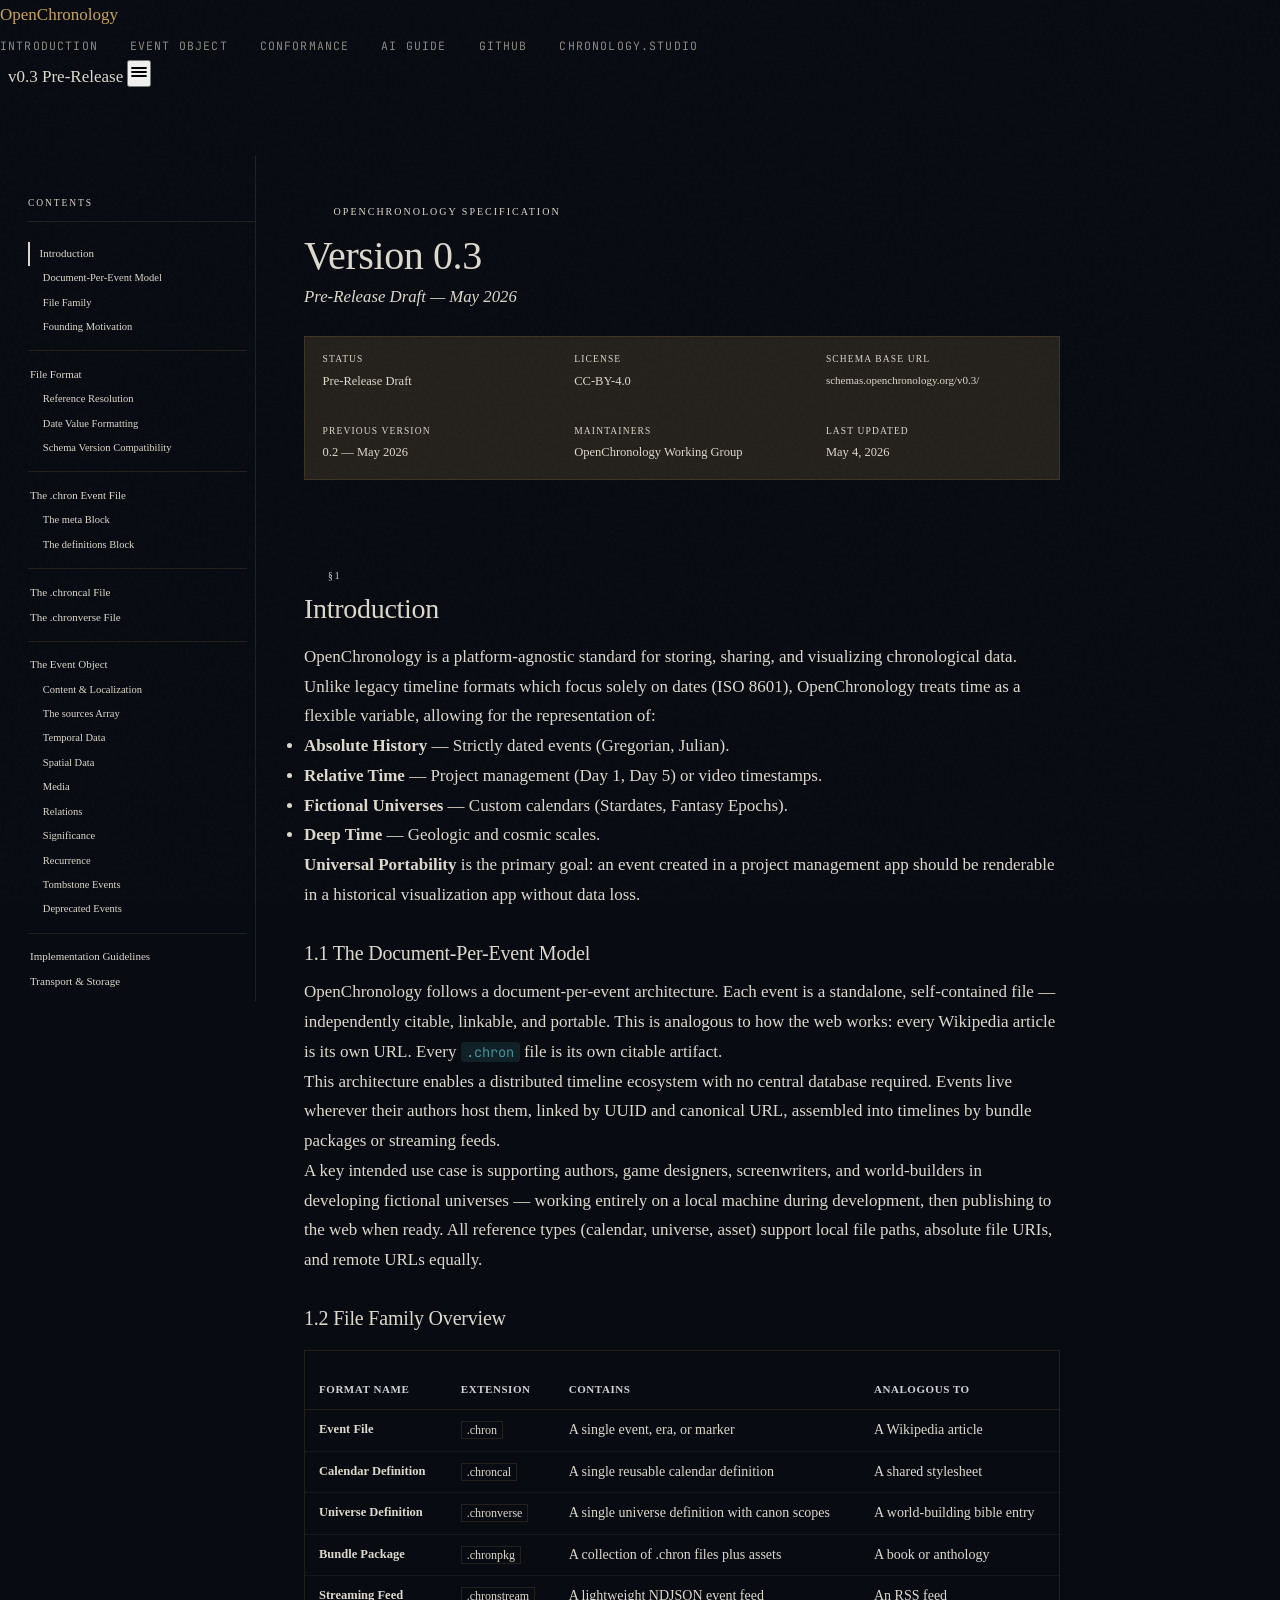
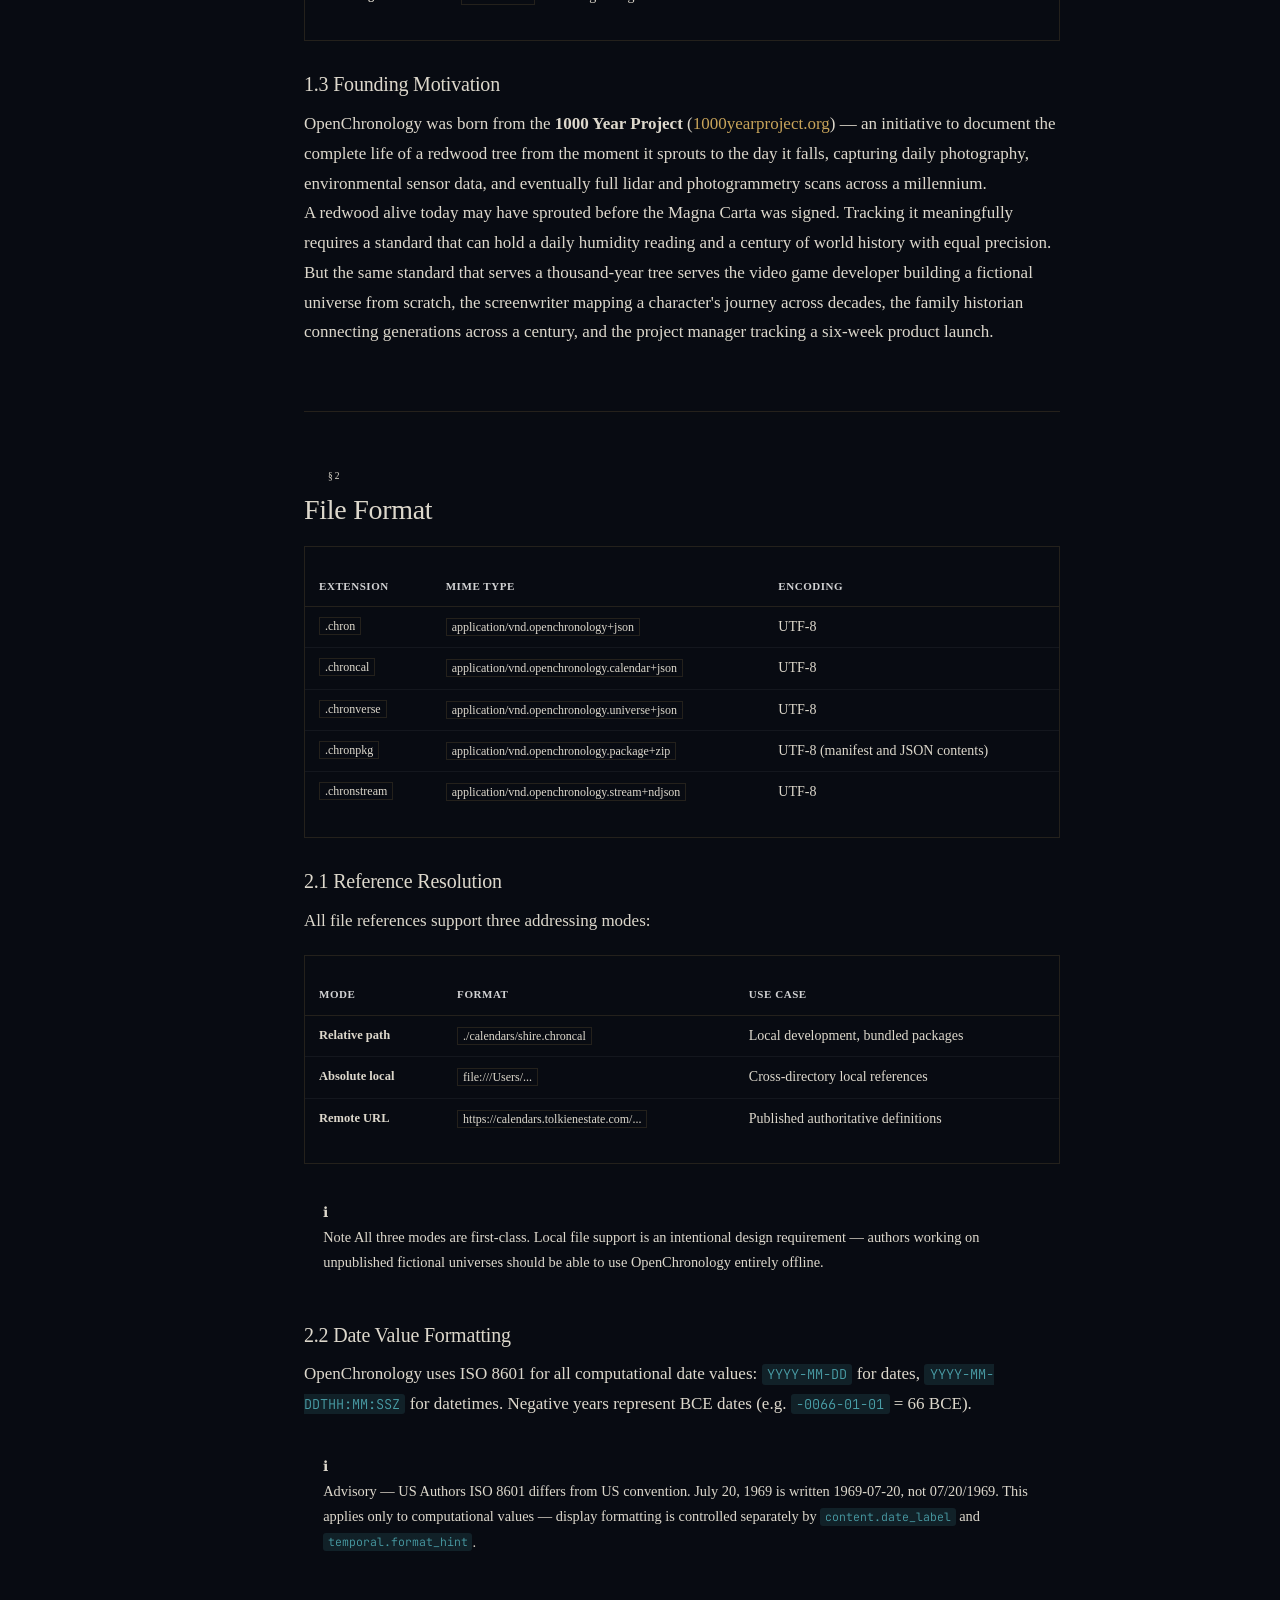
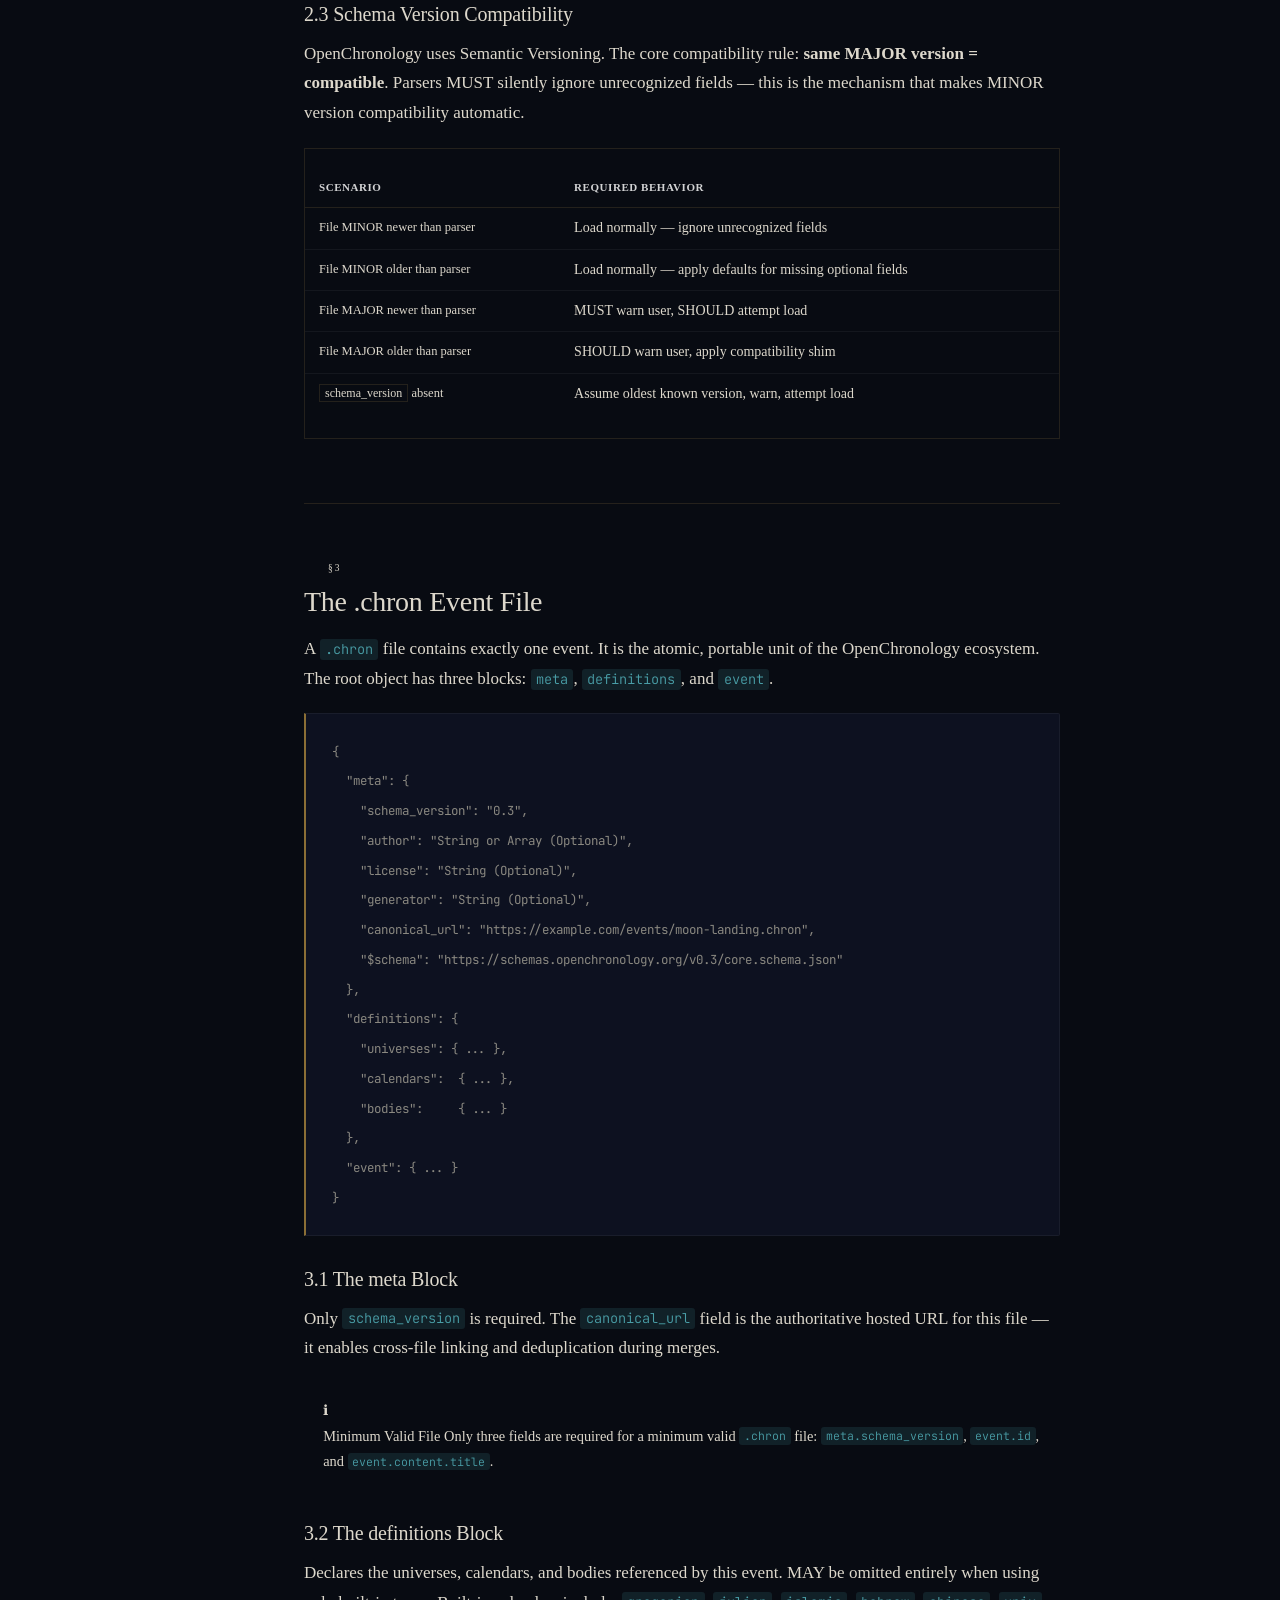
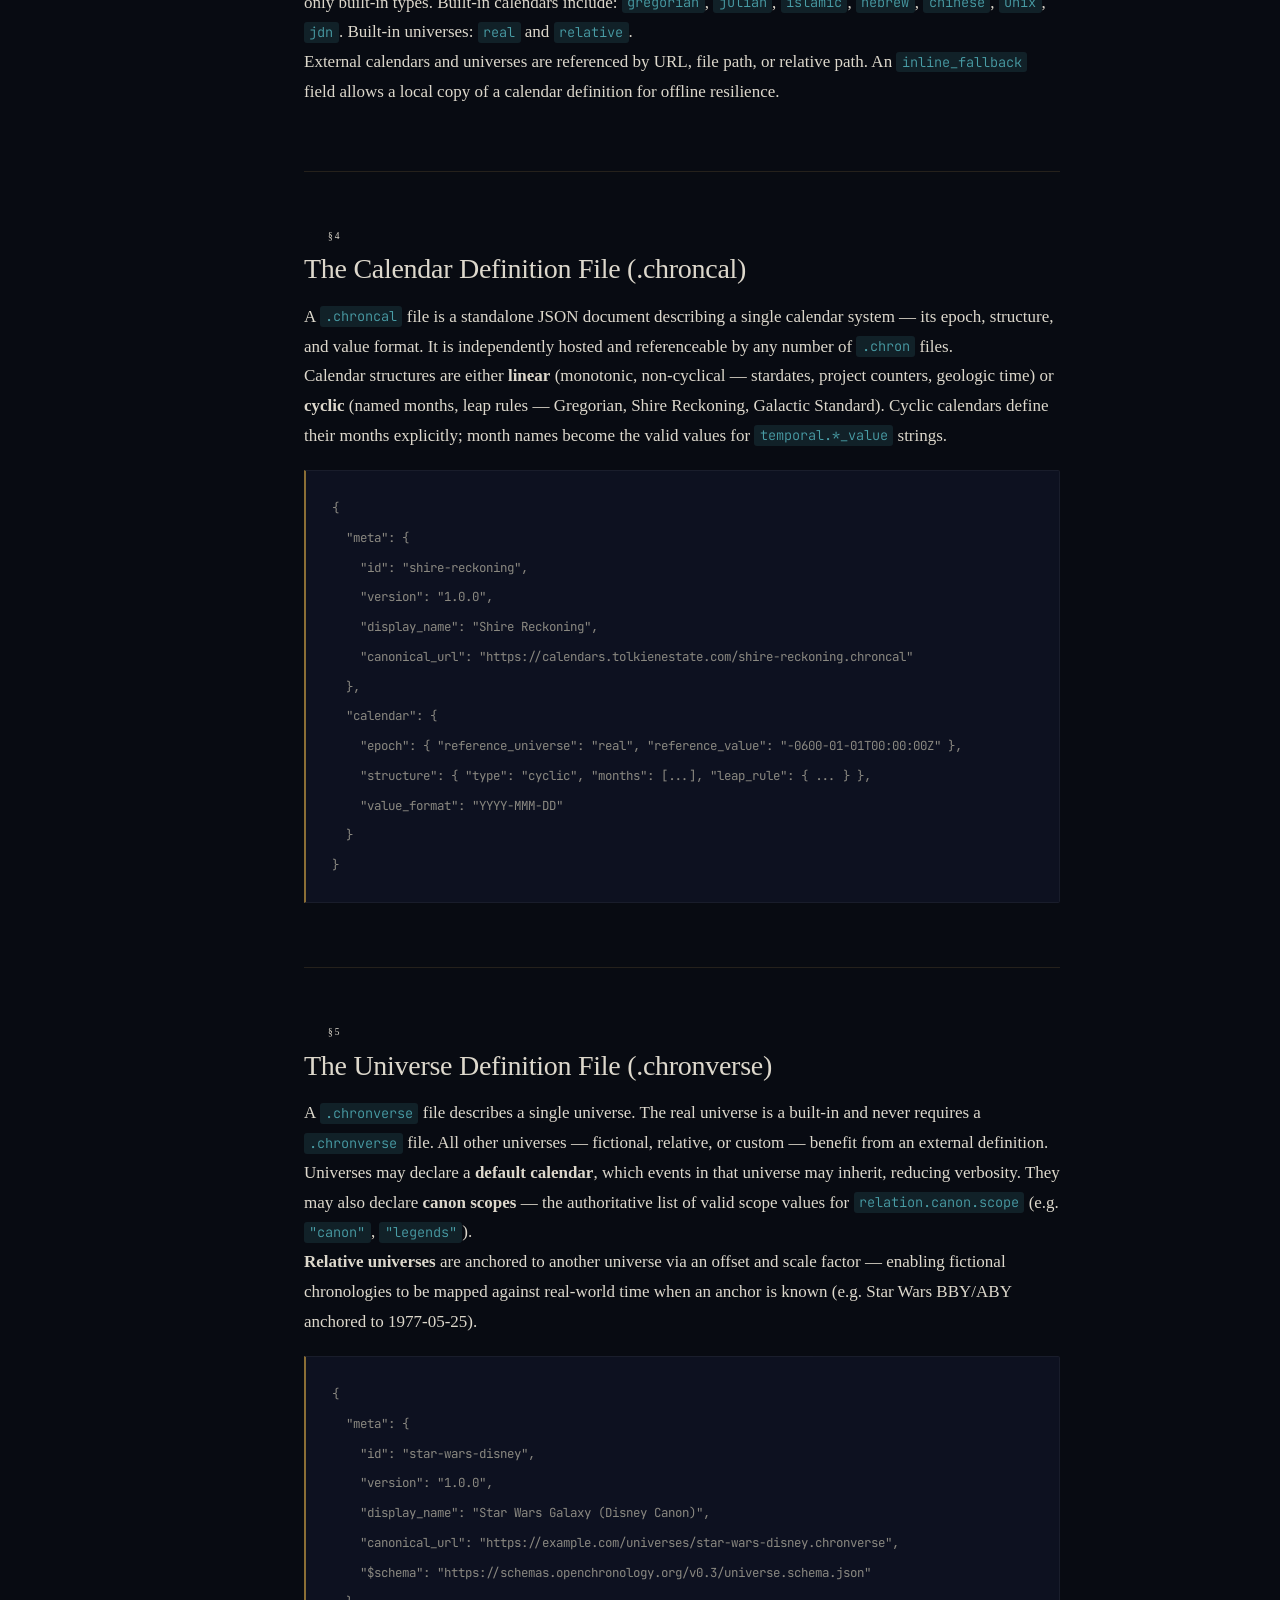
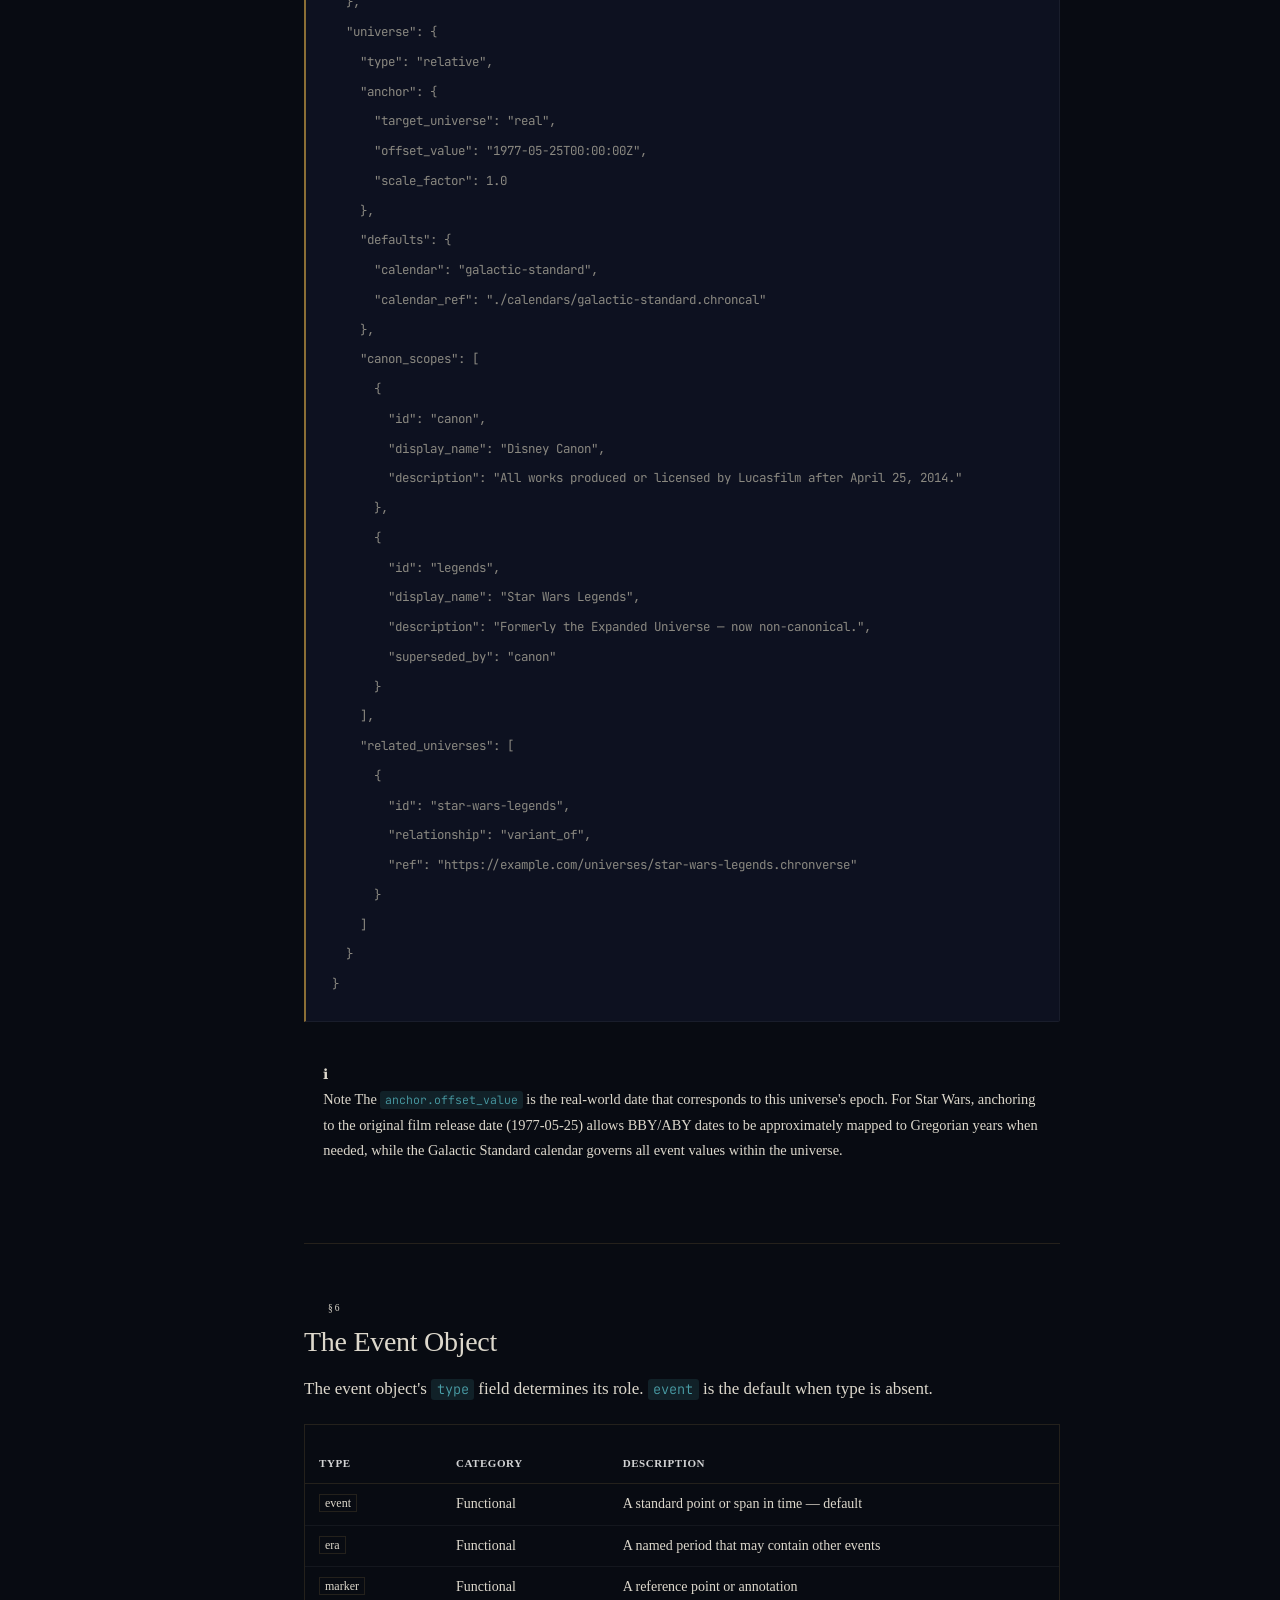
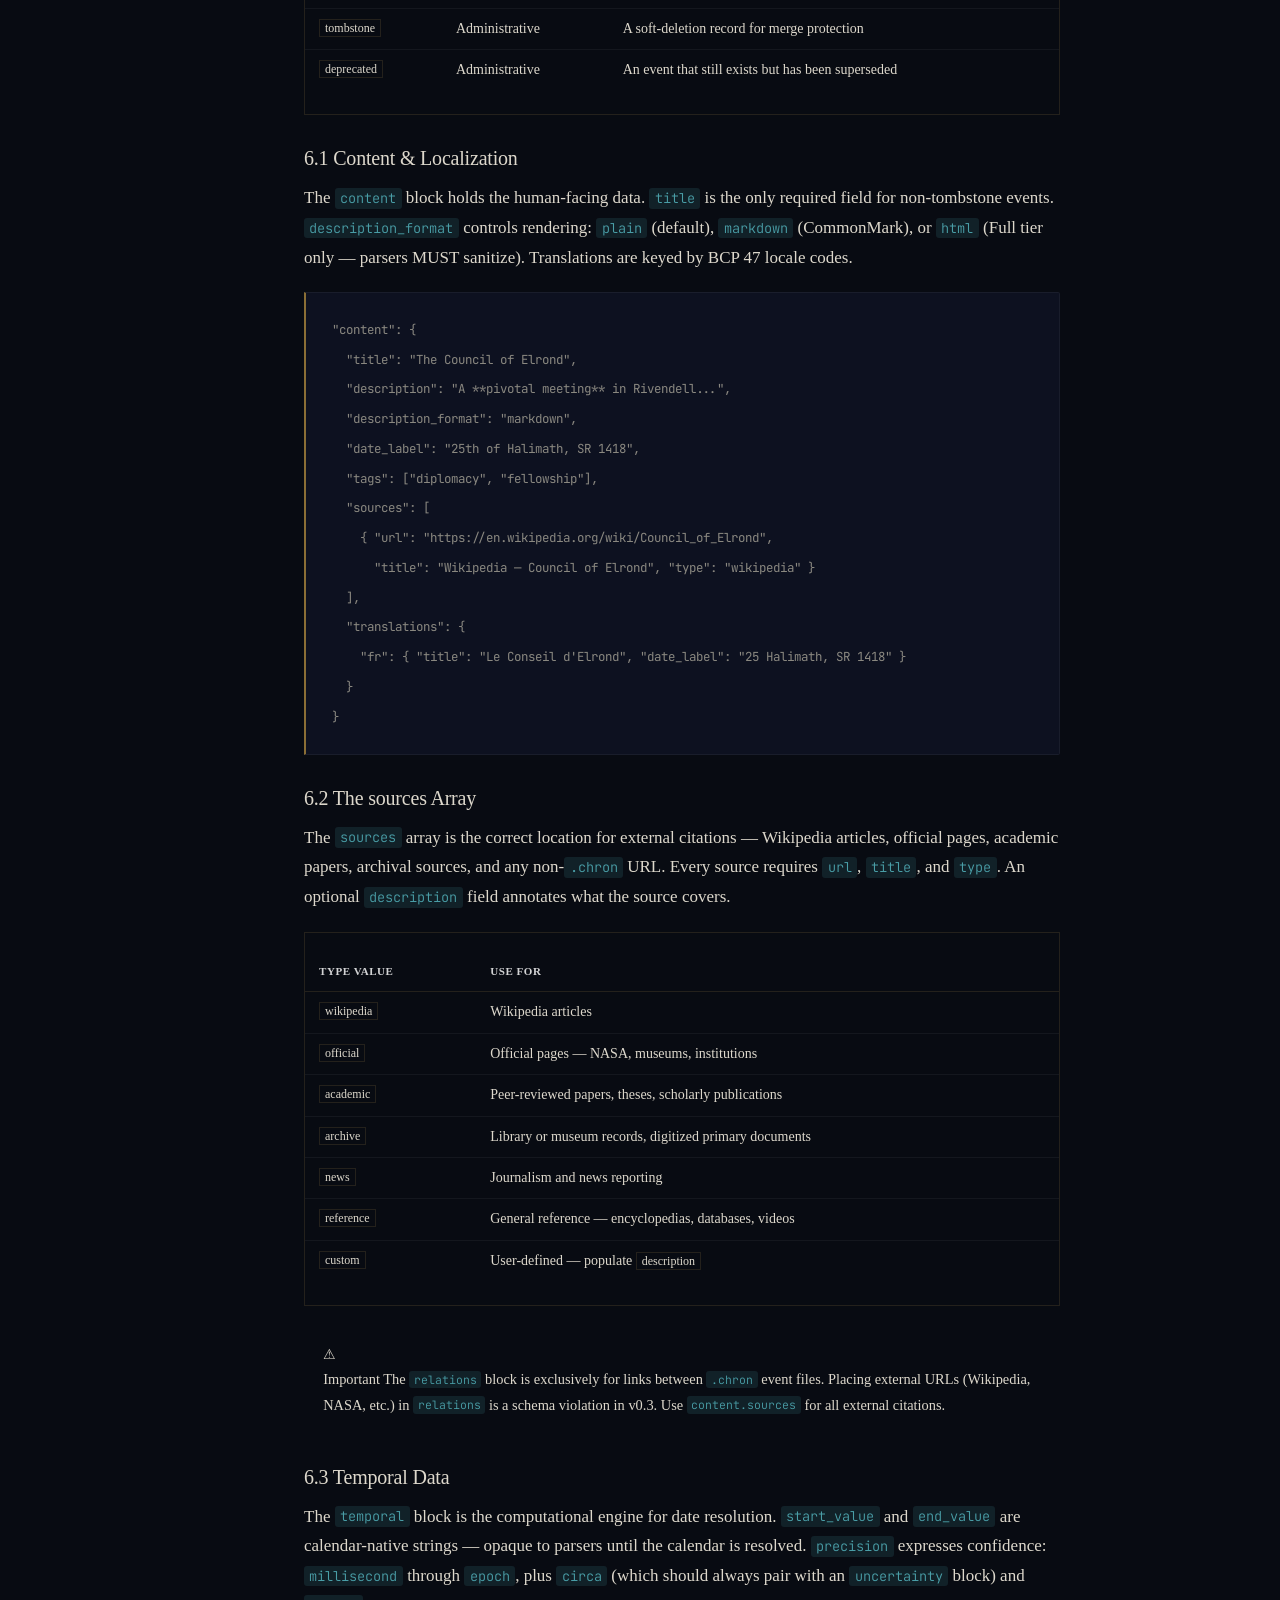
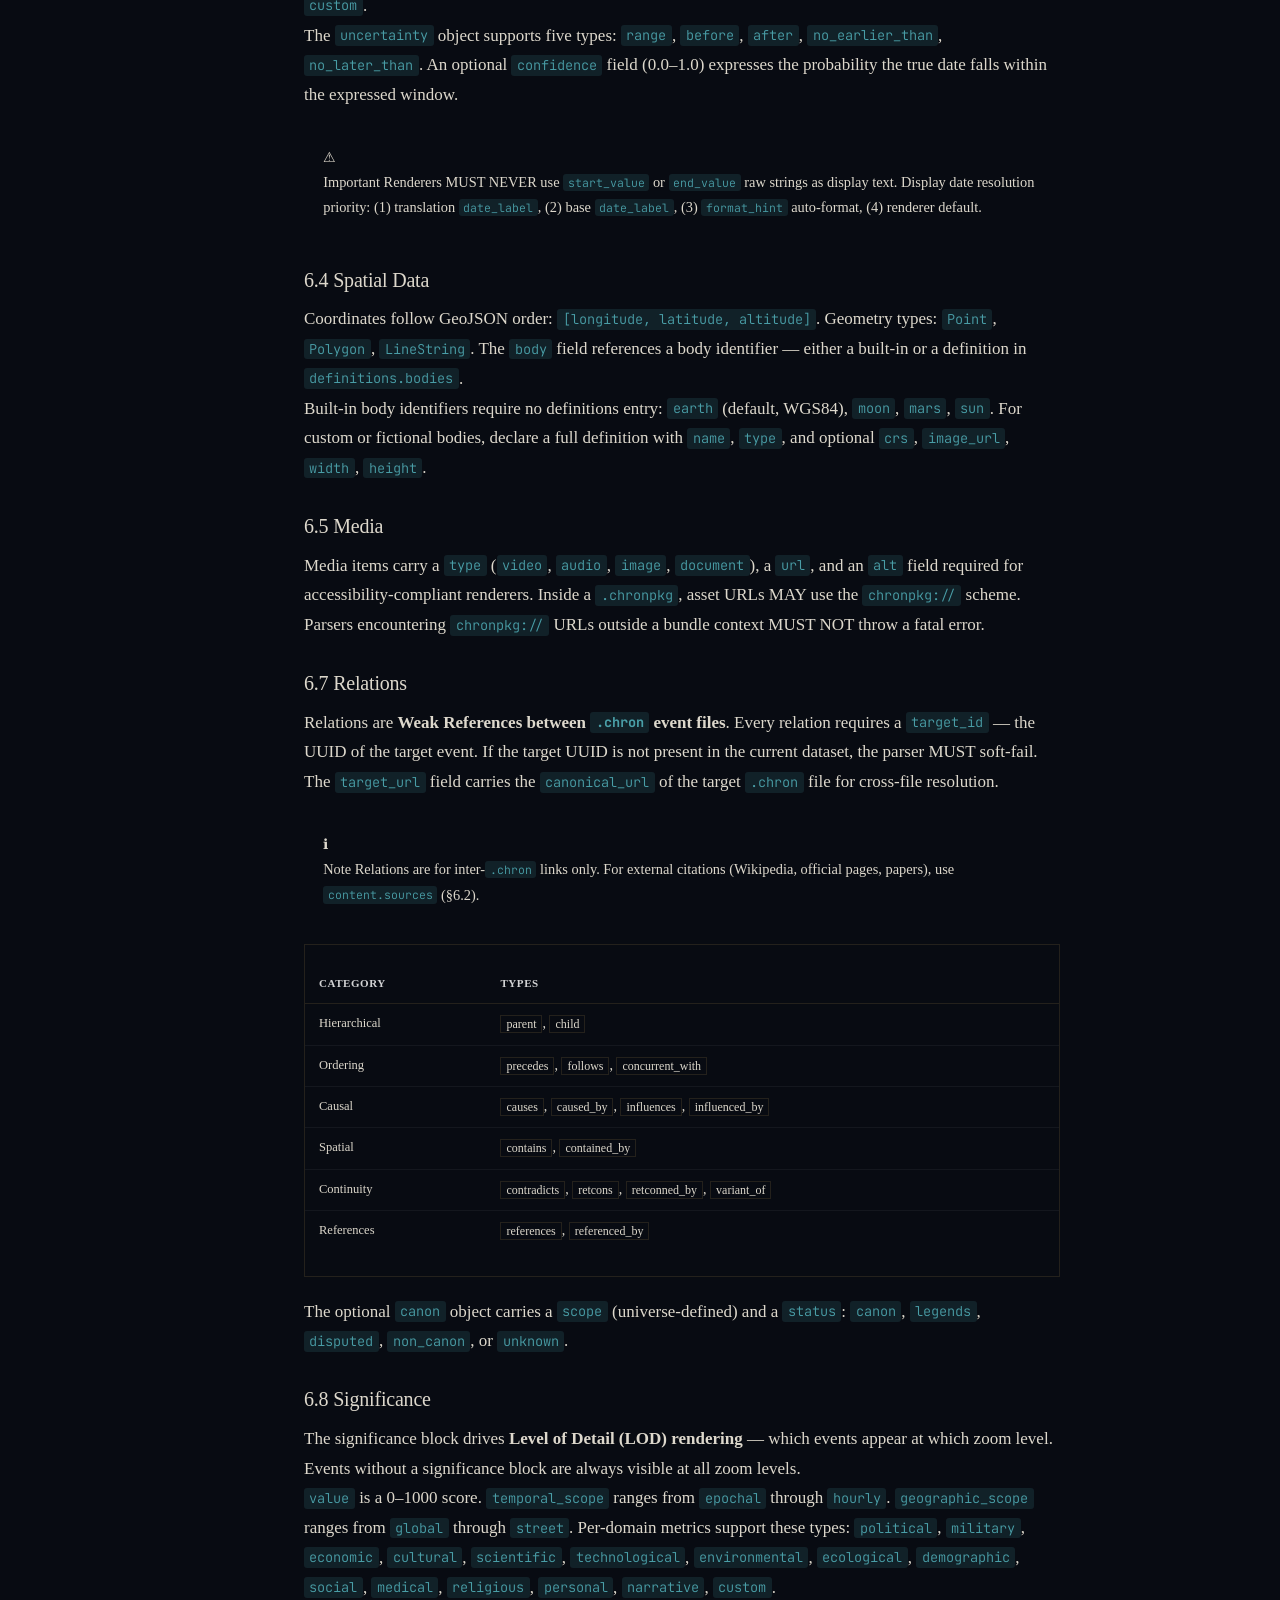
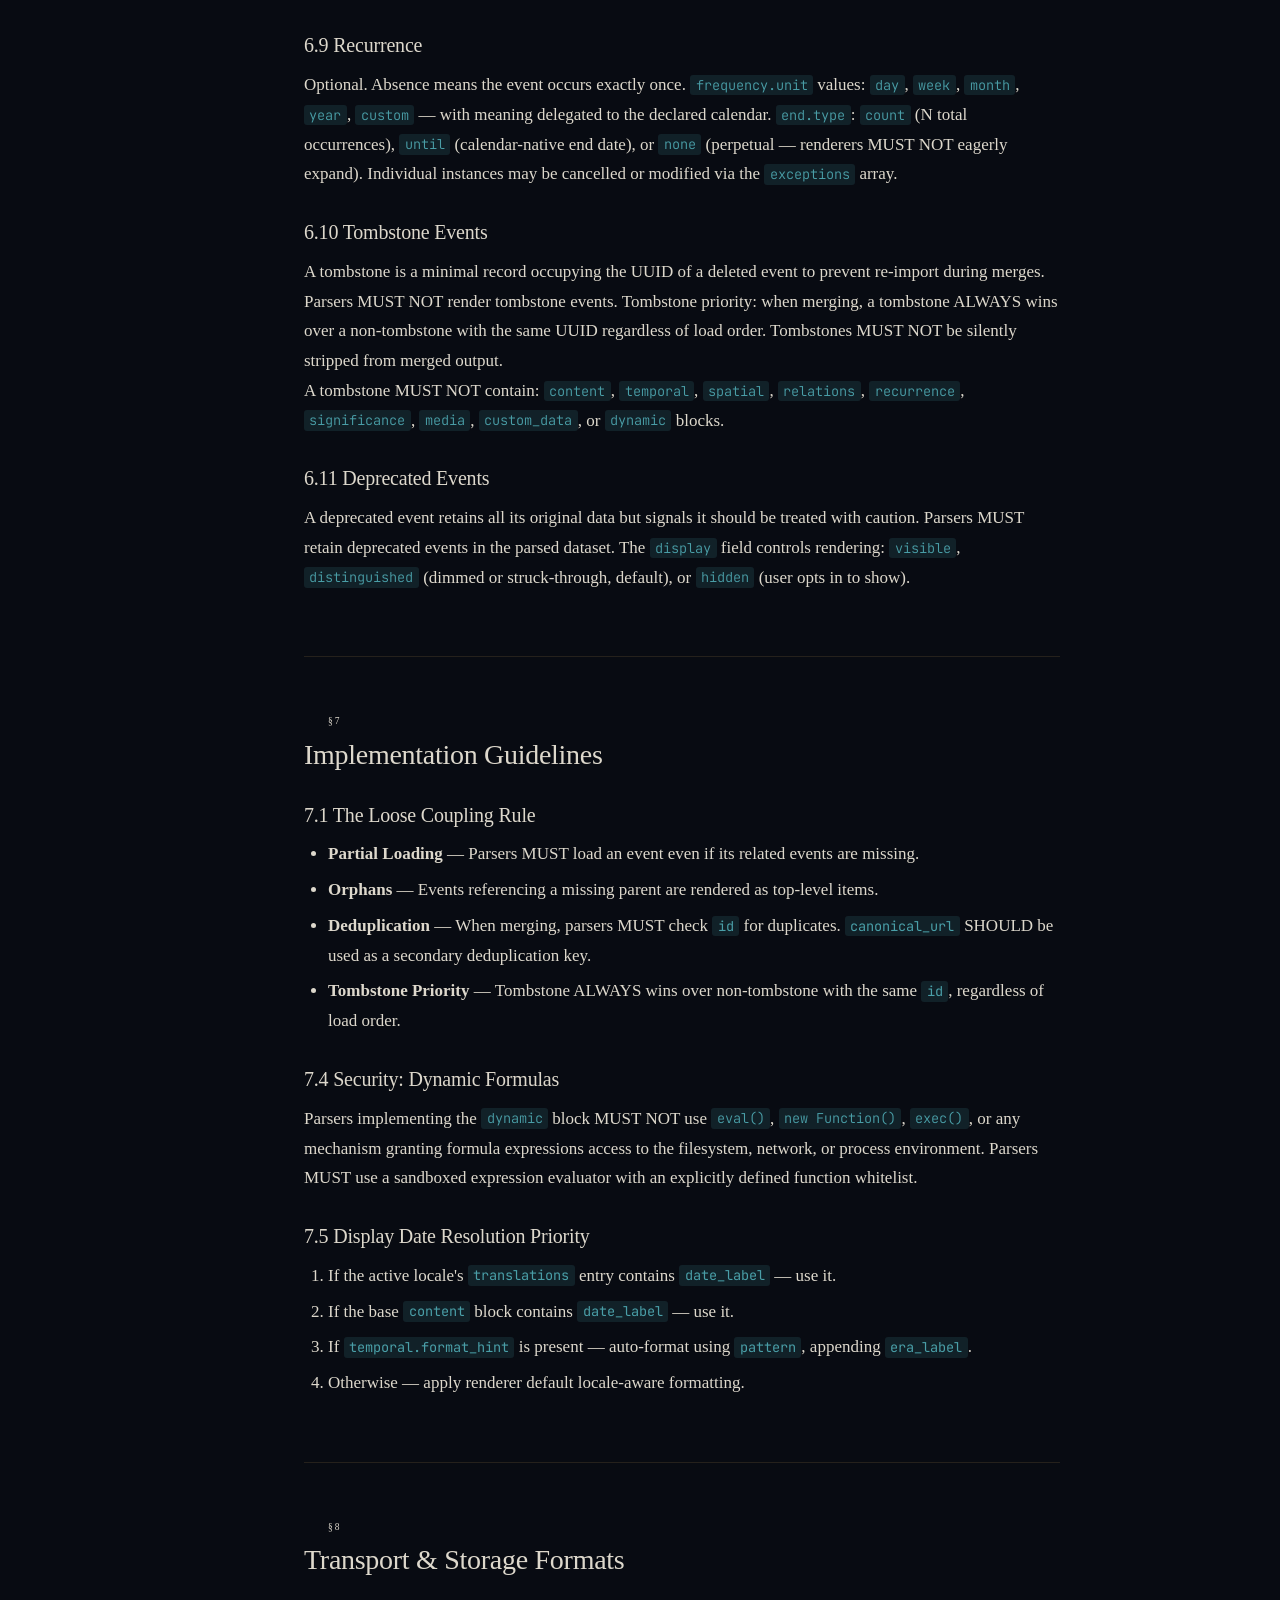
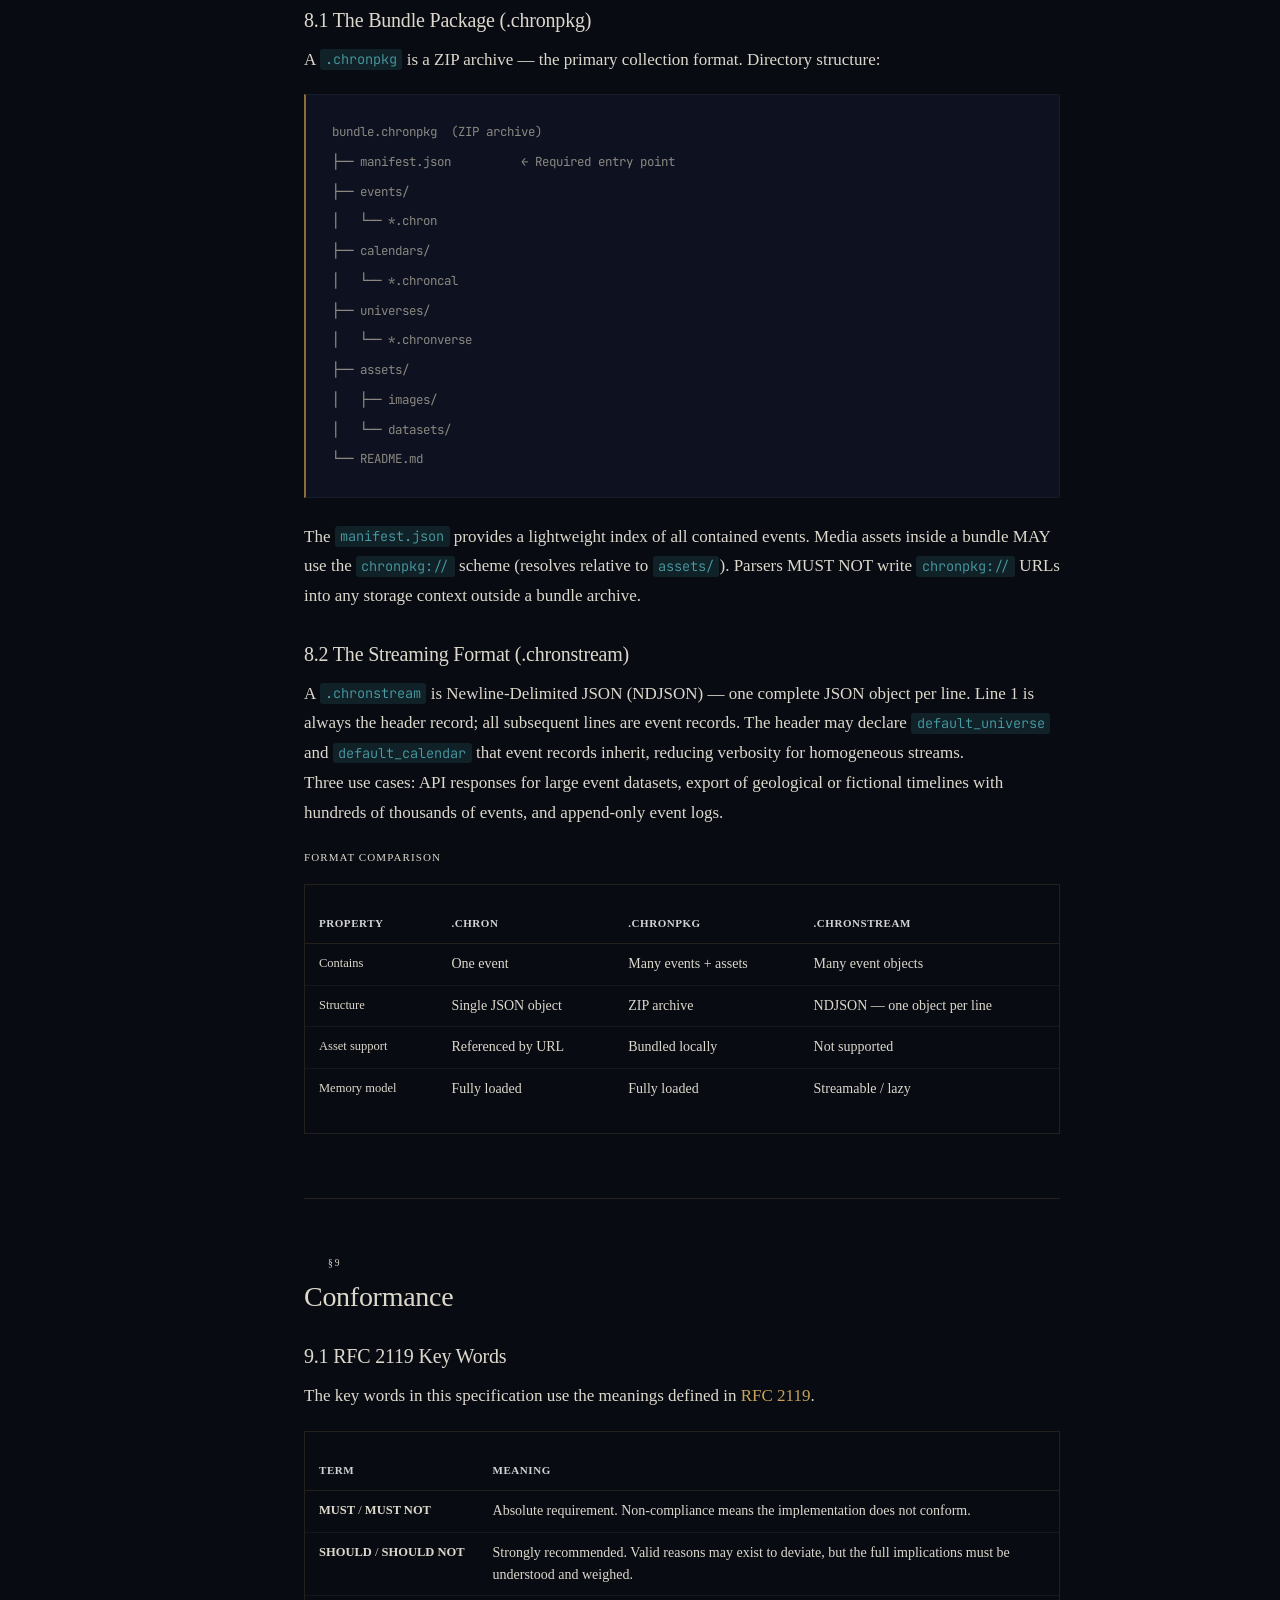
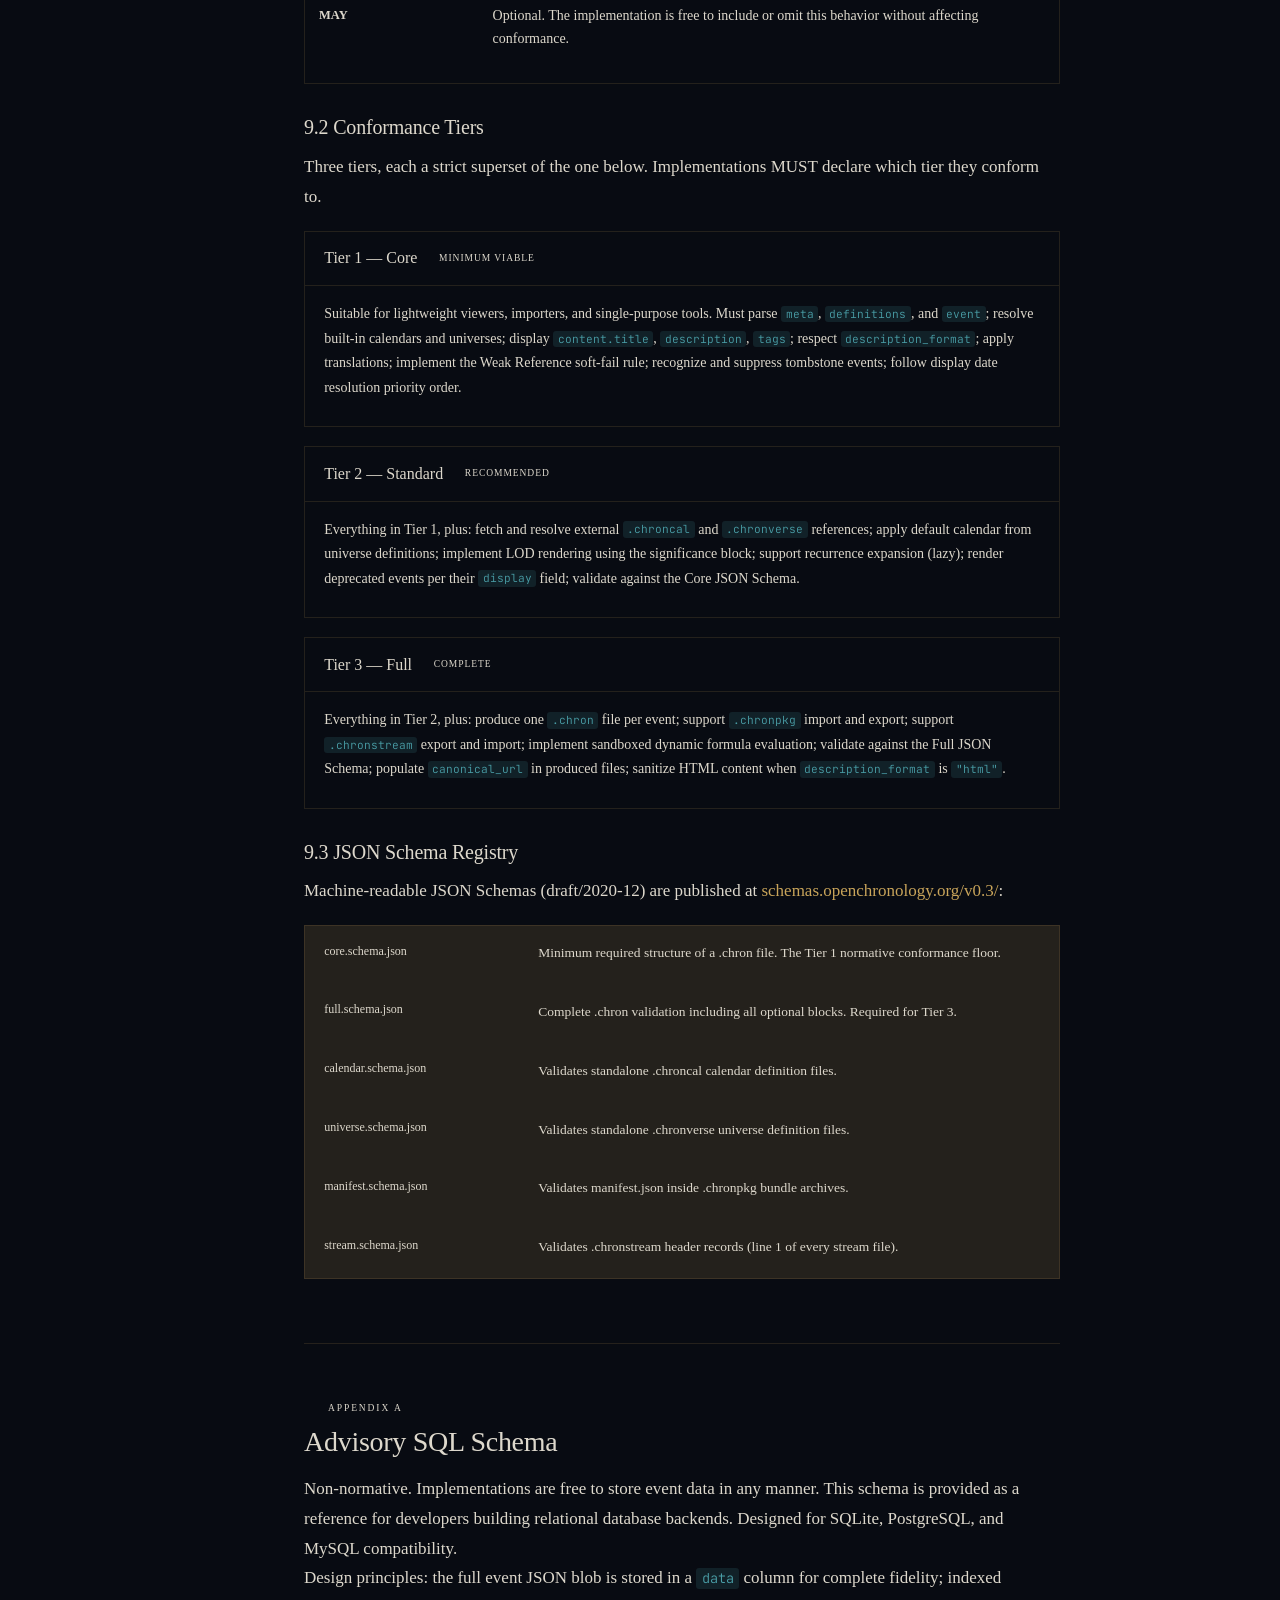
<file: web/specification.html>
<!DOCTYPE html>
<html lang="en">
<head>
  <meta charset="UTF-8">
  <meta name="viewport" content="width=device-width, initial-scale=1.0">
  <title>OpenChronology Specification v0.3</title>
  <meta name="description" content="The OpenChronology Specification v0.3 — a platform-agnostic open standard for storing, sharing, and visualizing chronological data.">
  <link rel="preconnect" href="https://fonts.googleapis.com">
  <link rel="preconnect" href="https://fonts.gstatic.com" crossorigin>
  <link href="https://fonts.googleapis.com/css2?family=Source+Serif+4:ital,opsz,wght@0,8..60,300;0,8..60,400;0,8..60,600;1,8..60,300;1,8..60,400&family=DM+Sans:wght@400;500;600&family=JetBrains+Mono:wght@400;500&display=swap" rel="stylesheet">
  <link rel="stylesheet" href="css/style.css">
  <style>

    /* ─── Layout ──────────────────────────── */
    :root { --sidebar-w: 256px; }

    .page-layout {
      display: flex;
      max-width: 1400px;
      margin: 0 auto;
    }

    /* ─── Sidebar ─────────────────────────── */
    .sidebar {
      width: var(--sidebar-w);
      flex-shrink: 0;
      position: sticky;
      top: 54px;
      height: calc(100vh - 54px);
      overflow-y: auto;
      padding: 2.5rem 0 2rem 1.75rem;
      border-right: 1px solid var(--border);
      scrollbar-width: thin;
      scrollbar-color: var(--ink-faint) transparent;
    }
    .sidebar::-webkit-scrollbar { width: 3px; }
    .sidebar::-webkit-scrollbar-thumb { background: var(--ink-faint); border-radius: 2px; }

    .toc-header {
      font-family: var(--font-mono);
      font-size: 9.5px; letter-spacing: 0.2em;
      text-transform: uppercase; color: var(--ink-muted);
      margin-bottom: 1.2rem; padding-bottom: 0.6rem;
      border-bottom: 1px solid var(--border);
    }
    .toc-list { list-style: none; }
    .toc-list li { margin-bottom: 0.05rem; }
    .toc-list a {
      font-family: var(--font-mono);
      font-size: 11px; color: var(--ink-muted);
      display: block;
      padding: 0.28rem 0.5rem 0.28rem 0;
      border-left: 2px solid transparent;
      transition: color var(--transition), border-color var(--transition), padding var(--transition);
      line-height: 1.4; text-decoration: none;
    }
    .toc-list a:hover { color: var(--ink-mid); text-decoration: none; }
    .toc-list a.active {
      color: var(--blue);
      border-left-color: var(--blue);
      padding-left: 0.6rem;
    }
    .toc-list .toc-sub { list-style: none; }
    .toc-list .toc-sub a {
      font-size: 10.5px; padding-left: 0.8rem;
      color: var(--ink-faint);
    }
    .toc-list .toc-sub a.active {
      color: var(--blue-dim); border-left-color: var(--blue-dim);
      padding-left: 1.4rem;
    }
    .toc-divider {
      height: 1px; background: var(--border);
      margin: 0.7rem 0.5rem 0.7rem 0;
    }
    .toc-download {
      margin-top: 1.5rem; padding-top: 1.2rem;
      border-top: 1px solid var(--border);
    }
    .toc-download a {
      display: flex; align-items: center; gap: 0.5rem;
      font-family: var(--font-mono); font-size: 10.5px;
      letter-spacing: 0.08em; color: var(--blue);
      padding: 0.5rem 0.5rem; border: 1px solid var(--blue-pale);
      border-radius: var(--radius-sm); text-decoration: none;
      background: var(--blue-ghost);
      transition: background var(--transition), border-color var(--transition);
    }
    .toc-download a:hover { background: var(--blue-pale); border-color: var(--blue); }

    /* ─── Main content ────────────────────── */
    .spec-content {
      flex: 1; min-width: 0;
      padding: 3rem 3.5rem 6rem 3rem;
      max-width: 860px;
    }

    /* ─── Spec title block ────────────────── */
    .spec-title-block {
      padding-bottom: 2.5rem; margin-bottom: 3rem;
      border-bottom: 2px solid var(--navy-pale);
    }
    .spec-eyebrow {
      font-family: var(--font-mono);
      font-size: 10px; letter-spacing: 0.2em;
      text-transform: uppercase; color: var(--blue);
      margin-bottom: 0.8rem;
      display: flex; align-items: center; gap: 0.6rem;
    }
    .spec-eyebrow::before { content: ''; width: 20px; height: 1px; background: var(--blue); }
    .spec-title {
      font-family: var(--font-serif);
      font-size: clamp(28px, 4vw, 40px);
      font-weight: 300; color: var(--navy);
      line-height: 1.1; margin-bottom: 0.3rem;
    }
    .spec-subtitle {
      font-family: var(--font-serif);
      font-style: italic; font-size: 1.05rem;
      color: var(--ink-soft); margin-bottom: 1.5rem;
    }
    .spec-meta-grid {
      display: grid;
      grid-template-columns: repeat(3, 1fr);
      gap: 1px; background: var(--border);
      border: 1px solid var(--border);
      border-radius: var(--radius-md);
      overflow: hidden; margin-top: 1.5rem;
    }
    .spec-meta-item {
      background: var(--surface-tinted);
      padding: 0.9rem 1.1rem;
    }
    .spec-meta-label {
      font-family: var(--font-mono);
      font-size: 9.5px; letter-spacing: 0.12em;
      text-transform: uppercase; color: var(--ink-muted);
      margin-bottom: 0.2rem;
    }
    .spec-meta-value {
      font-family: var(--font-mono);
      font-size: 12.5px; color: var(--blue-dim);
    }

    /* ─── Section headings ────────────────── */
    .spec-section {
      margin-bottom: 4rem;
      scroll-margin-top: 70px;
    }
    .sec-label {
      font-family: var(--font-mono);
      font-size: 9.5px; letter-spacing: 0.2em;
      text-transform: uppercase; color: var(--blue);
      margin-bottom: 0.5rem;
      display: flex; align-items: center; gap: 0.5rem;
    }
    .sec-label::before { content: ''; width: 16px; height: 1px; background: var(--blue); }
    h2.sec-title {
      font-family: var(--font-serif);
      font-size: clamp(22px, 3vw, 28px);
      font-weight: 400; color: var(--navy);
      line-height: 1.2; margin-bottom: 1rem;
      scroll-margin-top: 70px; margin-top: 0;
    }
    h3.sec-sub {
      font-family: var(--font-serif);
      font-size: clamp(17px, 2vw, 20px);
      font-weight: 400; color: var(--navy-mid);
      margin: 2rem 0 0.8rem;
      scroll-margin-top: 70px;
    }
    h4.sec-subsub {
      font-family: var(--font-mono);
      font-size: 11px; font-weight: 500;
      letter-spacing: 0.1em; text-transform: uppercase;
      color: var(--ink-muted); margin: 1.5rem 0 0.6rem;
    }
    .sec-divider {
      height: 1px; background: var(--border);
      margin: 3.5rem 0;
    }

    /* ─── Tables ──────────────────────────── */
    .spec-table-wrap {
      overflow-x: auto;
      margin: 20px 0;
      border-radius: var(--radius-lg);
      border: 1px solid var(--border);
      box-shadow: var(--shadow-sm);
    }
    .spec-table {
      width: 100%; border-collapse: collapse;
      font-size: 14px;
    }
    .spec-table thead { background: var(--navy); }
    .spec-table thead th {
      padding: 10px 14px; text-align: left;
      font-family: var(--font-body); font-size: 11px;
      font-weight: 600; letter-spacing: 0.05em;
      text-transform: uppercase;
      color: rgba(255,255,255,0.82); white-space: nowrap;
    }
    .spec-table tbody tr { border-bottom: 1px solid var(--border); }
    .spec-table tbody tr:last-child { border-bottom: none; }
    .spec-table tbody tr:nth-child(even) { background: var(--surface-warm); }
    .spec-table tbody tr:hover { background: var(--blue-ghost); }
    .spec-table tbody td {
      padding: 9px 14px; color: var(--ink-mid);
      vertical-align: top; line-height: 1.6; font-size: 14px;
    }
    .spec-table tbody td:first-child {
      font-family: var(--font-mono);
      font-size: 12.5px; color: var(--navy-mid);
      font-weight: 500; white-space: nowrap;
    }
    .spec-table td code {
      font-family: var(--font-mono); font-size: 12px;
      background: var(--surface-tinted); border: 1px solid var(--border);
      color: var(--navy-mid); padding: 1px 5px;
      border-radius: var(--radius-sm);
    }
    .spec-table td strong { color: var(--ink); font-weight: 600; }

    /* ─── Tier blocks ─────────────────────── */
    .tier-block {
      border: 1px solid var(--border);
      border-radius: var(--radius-lg);
      margin: 1.2rem 0;
      overflow: hidden;
    }
    .tier-header {
      padding: 0.8rem 1.2rem;
      background: var(--surface-tinted);
      border-bottom: 1px solid var(--border);
      display: flex; align-items: center; gap: 1rem;
    }
    .tier-name {
      font-family: var(--font-serif);
      font-size: 16px; font-weight: 400; color: var(--navy);
    }
    .tier-badge {
      font-family: var(--font-mono); font-size: 9.5px;
      letter-spacing: 0.1em; text-transform: uppercase;
      padding: 0.2em 0.6em; border-radius: 10px;
    }
    .tier-1 .tier-header { border-left: 3px solid var(--ink-faint); }
    .tier-2 .tier-header { border-left: 3px solid var(--blue); }
    .tier-3 .tier-header { border-left: 3px solid var(--navy); }
    .tier-1 .tier-badge { color: var(--ink-muted); border: 1px solid var(--border-mid); }
    .tier-2 .tier-badge { color: var(--blue-dim); border: 1px solid var(--blue-pale); background: var(--blue-ghost); }
    .tier-3 .tier-badge { color: var(--navy); border: 1px solid var(--navy-pale); background: var(--navy-ghost); }
    .tier-body { padding: 1rem 1.2rem; }
    .tier-body p { font-size: 14px; margin-bottom: 0.6rem; }

    /* ─── Schema list ─────────────────────── */
    .schema-row {
      display: flex; flex-direction: column;
      gap: 1px; background: var(--border);
      border: 1px solid var(--border);
      border-radius: var(--radius-lg);
      overflow: hidden; margin: 1.2rem 0;
    }
    .schema-item {
      background: var(--surface);
      padding: 0.9rem 1.2rem;
      display: flex; align-items: flex-start; gap: 1.5rem;
      transition: background var(--transition);
    }
    .schema-item:hover { background: var(--blue-ghost); }
    .schema-file {
      font-family: var(--font-mono); font-size: 12px;
      color: var(--blue); white-space: nowrap; min-width: 190px;
    }
    .schema-desc { font-size: 13.5px; color: var(--ink-mid); line-height: 1.6; padding-top: 0.1rem; }

    /* ─── Spec page footer ────────────────── */
    .spec-footer {
      background: var(--navy);
      color: rgba(255,255,255,0.55);
      padding: 40px var(--space-lg);
    }
    .spec-footer-inner {
      max-width: 1400px; margin: 0 auto;
      display: flex; justify-content: space-between;
      align-items: center; flex-wrap: wrap; gap: 1rem;
    }
    .spec-footer-brand {
      font-family: var(--font-serif); font-size: 14px;
      color: rgba(255,255,255,0.75);
    }
    .spec-footer-links {
      display: flex; gap: 24px; list-style: none;
    }
    .spec-footer-links a {
      font-family: var(--font-mono); font-size: 11px;
      letter-spacing: 0.08em; text-transform: uppercase;
      color: rgba(255,255,255,0.45); text-decoration: none;
      transition: color var(--transition);
    }
    .spec-footer-links a:hover { color: rgba(255,255,255,0.85); }
    .spec-footer-meta {
      font-family: var(--font-mono); font-size: 10.5px;
      color: rgba(255,255,255,0.28);
    }

    /* ─── Responsive ──────────────────────── */
    @media (max-width: 900px) {
      .sidebar { display: none; }
      .spec-content { padding: 2rem 1.5rem 4rem; }
      .spec-meta-grid { grid-template-columns: 1fr 1fr; }
    }
    @media (max-width: 700px) {
      .spec-content { padding: 1.5rem var(--space-md) 4rem; }
      .spec-meta-grid { grid-template-columns: 1fr; }
      .spec-table-wrap { border-radius: var(--radius-md); }
      .spec-table { min-width: 480px; }
      .schema-item { flex-direction: column; gap: 4px; }
      .schema-file { min-width: auto; }
    }
  </style>
</head>
<body>

  <!-- ── Navigation ─────────────────────────── -->
  <nav class="site-nav">
    <div class="nav-inner">
      <a href="index.html" class="nav-brand">
        <span class="nav-brand-dot"></span>
        OpenChronology
      </a>
      <ul class="nav-links">
        <li><a href="#s1" class="active">Introduction</a></li>
        <li><a href="#s6">Event Object</a></li>
        <li><a href="#s9">Conformance</a></li>
        <li><a href="https://openchronology.org/ai-guide.html">AI Guide</a></li>
        <li><a href="https://github.com/knoj/openchronology">GitHub</a></li>
        <li><a href="https://chronology.studio" class="nav-studio-link">chronology.studio</a></li>
      </ul>
      <span class="spec-badge spec-badge--draft" style="margin-left:8px;">v0.3 Pre-Release</span>
      <button class="nav-toggle" aria-label="Toggle navigation" aria-expanded="false">
        <svg width="20" height="20" viewBox="0 0 20 20" fill="none" stroke="currentColor" stroke-width="1.8" stroke-linecap="round">
          <line x1="3" y1="6"  x2="17" y2="6"/>
          <line x1="3" y1="10" x2="17" y2="10"/>
          <line x1="3" y1="14" x2="17" y2="14"/>
        </svg>
      </button>
    </div>
  </nav>

  <div class="page-layout">

    <!-- ── Sidebar TOC ───────────────────────── -->
    <nav class="sidebar" aria-label="Table of contents">
      <div class="toc-header">Contents</div>
      <ul class="toc-list" id="toc">
        <li><a href="#intro" class="active">Introduction</a></li>
        <ul class="toc-sub">
          <li><a href="#s1-1">Document-Per-Event Model</a></li>
          <li><a href="#s1-2">File Family</a></li>
          <li><a href="#s1-3">Founding Motivation</a></li>
        </ul>
        <div class="toc-divider"></div>
        <li><a href="#s2">File Format</a></li>
        <ul class="toc-sub">
          <li><a href="#s2-1">Reference Resolution</a></li>
          <li><a href="#s2-2">Date Value Formatting</a></li>
          <li><a href="#s2-3">Schema Version Compatibility</a></li>
        </ul>
        <div class="toc-divider"></div>
        <li><a href="#s3">The .chron Event File</a></li>
        <ul class="toc-sub">
          <li><a href="#s3-1">The meta Block</a></li>
          <li><a href="#s3-2">The definitions Block</a></li>
        </ul>
        <div class="toc-divider"></div>
        <li><a href="#s4">The .chroncal File</a></li>
        <li><a href="#s5">The .chronverse File</a></li>
        <div class="toc-divider"></div>
        <li><a href="#s6">The Event Object</a></li>
        <ul class="toc-sub">
          <li><a href="#s6-1">Content &amp; Localization</a></li>
          <li><a href="#s6-2">The sources Array</a></li>
          <li><a href="#s6-3">Temporal Data</a></li>
          <li><a href="#s6-4">Spatial Data</a></li>
          <li><a href="#s6-5">Media</a></li>
          <li><a href="#s6-7">Relations</a></li>
          <li><a href="#s6-8">Significance</a></li>
          <li><a href="#s6-9">Recurrence</a></li>
          <li><a href="#s6-10">Tombstone Events</a></li>
          <li><a href="#s6-11">Deprecated Events</a></li>
        </ul>
        <div class="toc-divider"></div>
        <li><a href="#s7">Implementation Guidelines</a></li>
        <li><a href="#s8">Transport &amp; Storage</a></li>
        <ul class="toc-sub">
          <li><a href="#s8-1">Bundle Package (.chronpkg)</a></li>
          <li><a href="#s8-2">Streaming Feed (.chronstream)</a></li>
        </ul>
        <div class="toc-divider"></div>
        <li><a href="#s9">Conformance</a></li>
        <ul class="toc-sub">
          <li><a href="#s9-1">RFC 2119 Key Words</a></li>
          <li><a href="#s9-2">Conformance Tiers</a></li>
          <li><a href="#s9-3">Schema Registry</a></li>
        </ul>
        <div class="toc-divider"></div>
        <li><a href="#sa">Appendix A: SQL Schema</a></li>
        <li><a href="#sb">Appendix B: Changelog</a></li>
      </ul>

      <div class="toc-download">
        <a href="https://github.com/knoj/openchronology">
          <svg width="14" height="14" viewBox="0 0 16 16" fill="none" stroke="currentColor" stroke-width="1.5" stroke-linecap="round" stroke-linejoin="round">
            <path d="M8 1a7 7 0 00-2.21 13.64c.35.06.48-.15.48-.34v-1.2c-1.94.42-2.35-.94-2.35-.94-.32-.81-.78-1.02-.78-1.02-.64-.43.05-.43.05-.43.7.05 1.07.72 1.07.72.62 1.07 1.63.76 2.03.58.06-.45.24-.76.44-.94-1.55-.18-3.18-.78-3.18-3.46 0-.76.27-1.38.72-1.87-.07-.18-.31-.88.07-1.84 0 0 .59-.19 1.93.72A6.72 6.72 0 018 4.72c.6 0 1.2.08 1.76.23 1.34-.9 1.93-.72 1.93-.72.38.96.14 1.66.07 1.84.45.49.72 1.11.72 1.87 0 2.69-1.64 3.28-3.2 3.45.25.22.48.65.48 1.31v1.94c0 .19.13.41.49.34A7 7 0 008 1z"/>
          </svg>
          GitHub Repository
        </a>
      </div>
    </nav>

    <!-- ── Spec Content ──────────────────────── -->
    <main class="spec-content">

      <!-- Title block -->
      <div class="spec-title-block" id="intro">
        <div class="spec-eyebrow">OpenChronology Specification</div>
        <h1 class="spec-title">Version 0.3</h1>
        <p class="spec-subtitle">Pre-Release Draft — May 2026</p>
        <div class="spec-meta-grid">
          <div class="spec-meta-item">
            <div class="spec-meta-label">Status</div>
            <div class="spec-meta-value">Pre-Release Draft</div>
          </div>
          <div class="spec-meta-item">
            <div class="spec-meta-label">License</div>
            <div class="spec-meta-value">CC-BY-4.0</div>
          </div>
          <div class="spec-meta-item">
            <div class="spec-meta-label">Schema Base URL</div>
            <div class="spec-meta-value" style="font-size:11px;">schemas.openchronology.org/v0.3/</div>
          </div>
          <div class="spec-meta-item">
            <div class="spec-meta-label">Previous Version</div>
            <div class="spec-meta-value">0.2 — May 2026</div>
          </div>
          <div class="spec-meta-item">
            <div class="spec-meta-label">Maintainers</div>
            <div class="spec-meta-value">OpenChronology Working Group</div>
          </div>
          <div class="spec-meta-item">
            <div class="spec-meta-label">Last Updated</div>
            <div class="spec-meta-value">May 4, 2026</div>
          </div>
        </div>
      </div>

      <!-- §1 Introduction -->
      <section class="spec-section" id="s1">
        <div class="sec-label">§1</div>
        <h2 class="sec-title">Introduction</h2>
        <p>OpenChronology is a platform-agnostic standard for storing, sharing, and visualizing chronological data. Unlike legacy timeline formats which focus solely on dates (ISO 8601), OpenChronology treats time as a flexible variable, allowing for the representation of:</p>
        <ul class="prose-list">
          <li><strong>Absolute History</strong> — Strictly dated events (Gregorian, Julian).</li>
          <li><strong>Relative Time</strong> — Project management (Day 1, Day 5) or video timestamps.</li>
          <li><strong>Fictional Universes</strong> — Custom calendars (Stardates, Fantasy Epochs).</li>
          <li><strong>Deep Time</strong> — Geologic and cosmic scales.</li>
        </ul>
        <p><strong>Universal Portability</strong> is the primary goal: an event created in a project management app should be renderable in a historical visualization app without data loss.</p>

        <h3 class="sec-sub" id="s1-1">1.1 The Document-Per-Event Model</h3>
        <p>OpenChronology follows a document-per-event architecture. Each event is a standalone, self-contained file — independently citable, linkable, and portable. This is analogous to how the web works: every Wikipedia article is its own URL. Every <code>.chron</code> file is its own citable artifact.</p>
        <p>This architecture enables a distributed timeline ecosystem with no central database required. Events live wherever their authors host them, linked by UUID and canonical URL, assembled into timelines by bundle packages or streaming feeds.</p>
        <p>A key intended use case is supporting authors, game designers, screenwriters, and world-builders in developing fictional universes — working entirely on a local machine during development, then publishing to the web when ready. All reference types (calendar, universe, asset) support local file paths, absolute file URIs, and remote URLs equally.</p>

        <h3 class="sec-sub" id="s1-2">1.2 File Family Overview</h3>
        <div class="spec-table-wrap">
          <table class="spec-table">
            <thead><tr><th>Format Name</th><th>Extension</th><th>Contains</th><th>Analogous to</th></tr></thead>
            <tbody>
              <tr><td><strong>Event File</strong></td><td><code>.chron</code></td><td>A single event, era, or marker</td><td>A Wikipedia article</td></tr>
              <tr><td><strong>Calendar Definition</strong></td><td><code>.chroncal</code></td><td>A single reusable calendar definition</td><td>A shared stylesheet</td></tr>
              <tr><td><strong>Universe Definition</strong></td><td><code>.chronverse</code></td><td>A single universe definition with canon scopes</td><td>A world-building bible entry</td></tr>
              <tr><td><strong>Bundle Package</strong></td><td><code>.chronpkg</code></td><td>A collection of .chron files plus assets</td><td>A book or anthology</td></tr>
              <tr><td><strong>Streaming Feed</strong></td><td><code>.chronstream</code></td><td>A lightweight NDJSON event feed</td><td>An RSS feed</td></tr>
            </tbody>
          </table>
        </div>

        <h3 class="sec-sub" id="s1-3">1.3 Founding Motivation</h3>
        <p>OpenChronology was born from the <strong>1000 Year Project</strong> (<a href="https://1000yearproject.org">1000yearproject.org</a>) — an initiative to document the complete life of a redwood tree from the moment it sprouts to the day it falls, capturing daily photography, environmental sensor data, and eventually full lidar and photogrammetry scans across a millennium.</p>
        <p>A redwood alive today may have sprouted before the Magna Carta was signed. Tracking it meaningfully requires a standard that can hold a daily humidity reading and a century of world history with equal precision.</p>
        <p>But the same standard that serves a thousand-year tree serves the video game developer building a fictional universe from scratch, the screenwriter mapping a character's journey across decades, the family historian connecting generations across a century, and the project manager tracking a six-week product launch.</p>
      </section>

      <div class="sec-divider"></div>

      <!-- §2 File Format -->
      <section class="spec-section" id="s2">
        <div class="sec-label">§2</div>
        <h2 class="sec-title">File Format</h2>
        <div class="spec-table-wrap">
          <table class="spec-table">
            <thead><tr><th>Extension</th><th>MIME Type</th><th>Encoding</th></tr></thead>
            <tbody>
              <tr><td><code>.chron</code></td><td><code>application/vnd.openchronology+json</code></td><td>UTF-8</td></tr>
              <tr><td><code>.chroncal</code></td><td><code>application/vnd.openchronology.calendar+json</code></td><td>UTF-8</td></tr>
              <tr><td><code>.chronverse</code></td><td><code>application/vnd.openchronology.universe+json</code></td><td>UTF-8</td></tr>
              <tr><td><code>.chronpkg</code></td><td><code>application/vnd.openchronology.package+zip</code></td><td>UTF-8 (manifest and JSON contents)</td></tr>
              <tr><td><code>.chronstream</code></td><td><code>application/vnd.openchronology.stream+ndjson</code></td><td>UTF-8</td></tr>
            </tbody>
          </table>
        </div>

        <h3 class="sec-sub" id="s2-1">2.1 Reference Resolution</h3>
        <p>All file references support three addressing modes:</p>
        <div class="spec-table-wrap">
          <table class="spec-table">
            <thead><tr><th>Mode</th><th>Format</th><th>Use Case</th></tr></thead>
            <tbody>
              <tr><td><strong>Relative path</strong></td><td><code>./calendars/shire.chroncal</code></td><td>Local development, bundled packages</td></tr>
              <tr><td><strong>Absolute local</strong></td><td><code>file:///Users/...</code></td><td>Cross-directory local references</td></tr>
              <tr><td><strong>Remote URL</strong></td><td><code>https://calendars.tolkienestate.com/...</code></td><td>Published authoritative definitions</td></tr>
            </tbody>
          </table>
        </div>
        <div class="callout callout--note">
          <div class="callout-icon">ℹ</div>
          <div class="callout-body"><strong>Note</strong> All three modes are first-class. Local file support is an intentional design requirement — authors working on unpublished fictional universes should be able to use OpenChronology entirely offline.</div>
        </div>

        <h3 class="sec-sub" id="s2-2">2.2 Date Value Formatting</h3>
        <p>OpenChronology uses ISO 8601 for all computational date values: <code>YYYY-MM-DD</code> for dates, <code>YYYY-MM-DDTHH:MM:SSZ</code> for datetimes. Negative years represent BCE dates (e.g. <code>-0066-01-01</code> = 66 BCE).</p>
        <div class="callout callout--note">
          <div class="callout-icon">ℹ</div>
          <div class="callout-body"><strong>Advisory — US Authors</strong> ISO 8601 differs from US convention. July 20, 1969 is written <strong>1969-07-20</strong>, not 07/20/1969. This applies only to computational values — display formatting is controlled separately by <code>content.date_label</code> and <code>temporal.format_hint</code>.</div>
        </div>

        <h3 class="sec-sub" id="s2-3">2.3 Schema Version Compatibility</h3>
        <p>OpenChronology uses Semantic Versioning. The core compatibility rule: <strong>same MAJOR version = compatible</strong>. Parsers MUST silently ignore unrecognized fields — this is the mechanism that makes MINOR version compatibility automatic.</p>
        <div class="spec-table-wrap">
          <table class="spec-table">
            <thead><tr><th>Scenario</th><th>Required Behavior</th></tr></thead>
            <tbody>
              <tr><td>File MINOR newer than parser</td><td>Load normally — ignore unrecognized fields</td></tr>
              <tr><td>File MINOR older than parser</td><td>Load normally — apply defaults for missing optional fields</td></tr>
              <tr><td>File MAJOR newer than parser</td><td>MUST warn user, SHOULD attempt load</td></tr>
              <tr><td>File MAJOR older than parser</td><td>SHOULD warn user, apply compatibility shim</td></tr>
              <tr><td><code>schema_version</code> absent</td><td>Assume oldest known version, warn, attempt load</td></tr>
            </tbody>
          </table>
        </div>
      </section>

      <div class="sec-divider"></div>

      <!-- §3 The .chron File -->
      <section class="spec-section" id="s3">
        <div class="sec-label">§3</div>
        <h2 class="sec-title">The .chron Event File</h2>
        <p>A <code>.chron</code> file contains exactly one event. It is the atomic, portable unit of the OpenChronology ecosystem. The root object has three blocks: <code>meta</code>, <code>definitions</code>, and <code>event</code>.</p>
        <pre><code>{
  "meta": {
    "schema_version": "0.3",
    "author": "String or Array (Optional)",
    "license": "String (Optional)",
    "generator": "String (Optional)",
    "canonical_url": "https://example.com/events/moon-landing.chron",
    "$schema": "https://schemas.openchronology.org/v0.3/core.schema.json"
  },
  "definitions": {
    "universes": { ... },
    "calendars":  { ... },
    "bodies":     { ... }
  },
  "event": { ... }
}</code></pre>

        <h3 class="sec-sub" id="s3-1">3.1 The meta Block</h3>
        <p>Only <code>schema_version</code> is required. The <code>canonical_url</code> field is the authoritative hosted URL for this file — it enables cross-file linking and deduplication during merges.</p>
        <div class="callout callout--note">
          <div class="callout-icon">ℹ</div>
          <div class="callout-body"><strong>Minimum Valid File</strong> Only three fields are required for a minimum valid <code>.chron</code> file: <code>meta.schema_version</code>, <code>event.id</code>, and <code>event.content.title</code>.</div>
        </div>

        <h3 class="sec-sub" id="s3-2">3.2 The definitions Block</h3>
        <p>Declares the universes, calendars, and bodies referenced by this event. MAY be omitted entirely when using only built-in types. Built-in calendars include: <code>gregorian</code>, <code>julian</code>, <code>islamic</code>, <code>hebrew</code>, <code>chinese</code>, <code>unix</code>, <code>jdn</code>. Built-in universes: <code>real</code> and <code>relative</code>.</p>
        <p>External calendars and universes are referenced by URL, file path, or relative path. An <code>inline_fallback</code> field allows a local copy of a calendar definition for offline resilience.</p>
      </section>

      <div class="sec-divider"></div>

      <!-- §4 .chroncal -->
      <section class="spec-section" id="s4">
        <div class="sec-label">§4</div>
        <h2 class="sec-title">The Calendar Definition File (.chroncal)</h2>
        <p>A <code>.chroncal</code> file is a standalone JSON document describing a single calendar system — its epoch, structure, and value format. It is independently hosted and referenceable by any number of <code>.chron</code> files.</p>
        <p>Calendar structures are either <strong>linear</strong> (monotonic, non-cyclical — stardates, project counters, geologic time) or <strong>cyclic</strong> (named months, leap rules — Gregorian, Shire Reckoning, Galactic Standard). Cyclic calendars define their months explicitly; month names become the valid values for <code>temporal.*_value</code> strings.</p>
        <pre><code>{
  "meta": {
    "id": "shire-reckoning",
    "version": "1.0.0",
    "display_name": "Shire Reckoning",
    "canonical_url": "https://calendars.tolkienestate.com/shire-reckoning.chroncal"
  },
  "calendar": {
    "epoch": { "reference_universe": "real", "reference_value": "-0600-01-01T00:00:00Z" },
    "structure": { "type": "cyclic", "months": [...], "leap_rule": { ... } },
    "value_format": "YYYY-MMM-DD"
  }
}</code></pre>
      </section>

      <div class="sec-divider"></div>

      <!-- §5 .chronverse -->
      <section class="spec-section" id="s5">
        <div class="sec-label">§5</div>
        <h2 class="sec-title">The Universe Definition File (.chronverse)</h2>
        <p>A <code>.chronverse</code> file describes a single universe. The real universe is a built-in and never requires a <code>.chronverse</code> file. All other universes — fictional, relative, or custom — benefit from an external definition.</p>
        <p>Universes may declare a <strong>default calendar</strong>, which events in that universe may inherit, reducing verbosity. They may also declare <strong>canon scopes</strong> — the authoritative list of valid scope values for <code>relation.canon.scope</code> (e.g. <code>"canon"</code>, <code>"legends"</code>).</p>
        <p><strong>Relative universes</strong> are anchored to another universe via an offset and scale factor — enabling fictional chronologies to be mapped against real-world time when an anchor is known (e.g. Star Wars BBY/ABY anchored to 1977-05-25).</p>
        <pre><code>{
  "meta": {
    "id": "star-wars-disney",
    "version": "1.0.0",
    "display_name": "Star Wars Galaxy (Disney Canon)",
    "canonical_url": "https://example.com/universes/star-wars-disney.chronverse",
    "$schema": "https://schemas.openchronology.org/v0.3/universe.schema.json"
  },
  "universe": {
    "type": "relative",
    "anchor": {
      "target_universe": "real",
      "offset_value": "1977-05-25T00:00:00Z",
      "scale_factor": 1.0
    },
    "defaults": {
      "calendar": "galactic-standard",
      "calendar_ref": "./calendars/galactic-standard.chroncal"
    },
    "canon_scopes": [
      {
        "id": "canon",
        "display_name": "Disney Canon",
        "description": "All works produced or licensed by Lucasfilm after April 25, 2014."
      },
      {
        "id": "legends",
        "display_name": "Star Wars Legends",
        "description": "Formerly the Expanded Universe — now non-canonical.",
        "superseded_by": "canon"
      }
    ],
    "related_universes": [
      {
        "id": "star-wars-legends",
        "relationship": "variant_of",
        "ref": "https://example.com/universes/star-wars-legends.chronverse"
      }
    ]
  }
}</code></pre>
        <div class="callout callout--note">
          <div class="callout-icon">ℹ</div>
          <div class="callout-body"><strong>Note</strong> The <code>anchor.offset_value</code> is the real-world date that corresponds to this universe's epoch. For Star Wars, anchoring to the original film release date (1977-05-25) allows BBY/ABY dates to be approximately mapped to Gregorian years when needed, while the Galactic Standard calendar governs all event values within the universe.</div>
        </div>
      </section>

      <div class="sec-divider"></div>

      <!-- §6 Event Object -->
      <section class="spec-section" id="s6">
        <div class="sec-label">§6</div>
        <h2 class="sec-title">The Event Object</h2>
        <p>The event object's <code>type</code> field determines its role. <code>event</code> is the default when type is absent.</p>
        <div class="spec-table-wrap">
          <table class="spec-table">
            <thead><tr><th>type</th><th>Category</th><th>Description</th></tr></thead>
            <tbody>
              <tr><td><code>event</code></td><td>Functional</td><td>A standard point or span in time — default</td></tr>
              <tr><td><code>era</code></td><td>Functional</td><td>A named period that may contain other events</td></tr>
              <tr><td><code>marker</code></td><td>Functional</td><td>A reference point or annotation</td></tr>
              <tr><td><code>tombstone</code></td><td>Administrative</td><td>A soft-deletion record for merge protection</td></tr>
              <tr><td><code>deprecated</code></td><td>Administrative</td><td>An event that still exists but has been superseded</td></tr>
            </tbody>
          </table>
        </div>

        <h3 class="sec-sub" id="s6-1">6.1 Content &amp; Localization</h3>
        <p>The <code>content</code> block holds the human-facing data. <code>title</code> is the only required field for non-tombstone events. <code>description_format</code> controls rendering: <code>plain</code> (default), <code>markdown</code> (CommonMark), or <code>html</code> (Full tier only — parsers MUST sanitize). Translations are keyed by BCP 47 locale codes.</p>
        <pre><code>"content": {
  "title": "The Council of Elrond",
  "description": "A **pivotal meeting** in Rivendell...",
  "description_format": "markdown",
  "date_label": "25th of Halimath, SR 1418",
  "tags": ["diplomacy", "fellowship"],
  "sources": [
    { "url": "https://en.wikipedia.org/wiki/Council_of_Elrond",
      "title": "Wikipedia — Council of Elrond", "type": "wikipedia" }
  ],
  "translations": {
    "fr": { "title": "Le Conseil d'Elrond", "date_label": "25 Halimath, SR 1418" }
  }
}</code></pre>

        <h3 class="sec-sub" id="s6-2">6.2 The sources Array</h3>
        <p>The <code>sources</code> array is the correct location for external citations — Wikipedia articles, official pages, academic papers, archival sources, and any non-<code>.chron</code> URL. Every source requires <code>url</code>, <code>title</code>, and <code>type</code>. An optional <code>description</code> field annotates what the source covers.</p>
        <div class="spec-table-wrap">
          <table class="spec-table">
            <thead><tr><th>type value</th><th>Use for</th></tr></thead>
            <tbody>
              <tr><td><code>wikipedia</code></td><td>Wikipedia articles</td></tr>
              <tr><td><code>official</code></td><td>Official pages — NASA, museums, institutions</td></tr>
              <tr><td><code>academic</code></td><td>Peer-reviewed papers, theses, scholarly publications</td></tr>
              <tr><td><code>archive</code></td><td>Library or museum records, digitized primary documents</td></tr>
              <tr><td><code>news</code></td><td>Journalism and news reporting</td></tr>
              <tr><td><code>reference</code></td><td>General reference — encyclopedias, databases, videos</td></tr>
              <tr><td><code>custom</code></td><td>User-defined — populate <code>description</code></td></tr>
            </tbody>
          </table>
        </div>
        <div class="callout callout--warning">
          <div class="callout-icon">⚠</div>
          <div class="callout-body"><strong>Important</strong> The <code>relations</code> block is exclusively for links between <code>.chron</code> event files. Placing external URLs (Wikipedia, NASA, etc.) in <code>relations</code> is a schema violation in v0.3. Use <code>content.sources</code> for all external citations.</div>
        </div>

        <h3 class="sec-sub" id="s6-3">6.3 Temporal Data</h3>
        <p>The <code>temporal</code> block is the computational engine for date resolution. <code>start_value</code> and <code>end_value</code> are calendar-native strings — opaque to parsers until the calendar is resolved. <code>precision</code> expresses confidence: <code>millisecond</code> through <code>epoch</code>, plus <code>circa</code> (which should always pair with an <code>uncertainty</code> block) and <code>custom</code>.</p>
        <p>The <code>uncertainty</code> object supports five types: <code>range</code>, <code>before</code>, <code>after</code>, <code>no_earlier_than</code>, <code>no_later_than</code>. An optional <code>confidence</code> field (0.0–1.0) expresses the probability the true date falls within the expressed window.</p>
        <div class="callout callout--warning">
          <div class="callout-icon">⚠</div>
          <div class="callout-body"><strong>Important</strong> Renderers MUST NEVER use <code>start_value</code> or <code>end_value</code> raw strings as display text. Display date resolution priority: (1) translation <code>date_label</code>, (2) base <code>date_label</code>, (3) <code>format_hint</code> auto-format, (4) renderer default.</div>
        </div>

        <h3 class="sec-sub" id="s6-4">6.4 Spatial Data</h3>
        <p>Coordinates follow GeoJSON order: <code>[longitude, latitude, altitude]</code>. Geometry types: <code>Point</code>, <code>Polygon</code>, <code>LineString</code>. The <code>body</code> field references a body identifier — either a built-in or a definition in <code>definitions.bodies</code>.</p>
        <p>Built-in body identifiers require no definitions entry: <code>earth</code> (default, WGS84), <code>moon</code>, <code>mars</code>, <code>sun</code>. For custom or fictional bodies, declare a full definition with <code>name</code>, <code>type</code>, and optional <code>crs</code>, <code>image_url</code>, <code>width</code>, <code>height</code>.</p>

        <h3 class="sec-sub" id="s6-5">6.5 Media</h3>
        <p>Media items carry a <code>type</code> (<code>video</code>, <code>audio</code>, <code>image</code>, <code>document</code>), a <code>url</code>, and an <code>alt</code> field required for accessibility-compliant renderers. Inside a <code>.chronpkg</code>, asset URLs MAY use the <code>chronpkg://</code> scheme. Parsers encountering <code>chronpkg://</code> URLs outside a bundle context MUST NOT throw a fatal error.</p>

        <h3 class="sec-sub" id="s6-7">6.7 Relations</h3>
        <p>Relations are <strong>Weak References between <code>.chron</code> event files</strong>. Every relation requires a <code>target_id</code> — the UUID of the target event. If the target UUID is not present in the current dataset, the parser MUST soft-fail. The <code>target_url</code> field carries the <code>canonical_url</code> of the target <code>.chron</code> file for cross-file resolution.</p>
        <div class="callout callout--note">
          <div class="callout-icon">ℹ</div>
          <div class="callout-body"><strong>Note</strong> Relations are for inter-<code>.chron</code> links only. For external citations (Wikipedia, official pages, papers), use <code>content.sources</code> (§6.2).</div>
        </div>
        <div class="spec-table-wrap">
          <table class="spec-table">
            <thead><tr><th>Category</th><th>Types</th></tr></thead>
            <tbody>
              <tr><td>Hierarchical</td><td><code>parent</code>, <code>child</code></td></tr>
              <tr><td>Ordering</td><td><code>precedes</code>, <code>follows</code>, <code>concurrent_with</code></td></tr>
              <tr><td>Causal</td><td><code>causes</code>, <code>caused_by</code>, <code>influences</code>, <code>influenced_by</code></td></tr>
              <tr><td>Spatial</td><td><code>contains</code>, <code>contained_by</code></td></tr>
              <tr><td>Continuity</td><td><code>contradicts</code>, <code>retcons</code>, <code>retconned_by</code>, <code>variant_of</code></td></tr>
              <tr><td>References</td><td><code>references</code>, <code>referenced_by</code></td></tr>
            </tbody>
          </table>
        </div>
        <p>The optional <code>canon</code> object carries a <code>scope</code> (universe-defined) and a <code>status</code>: <code>canon</code>, <code>legends</code>, <code>disputed</code>, <code>non_canon</code>, or <code>unknown</code>.</p>

        <h3 class="sec-sub" id="s6-8">6.8 Significance</h3>
        <p>The significance block drives <strong>Level of Detail (LOD) rendering</strong> — which events appear at which zoom level. Events without a significance block are always visible at all zoom levels.</p>
        <p><code>value</code> is a 0–1000 score. <code>temporal_scope</code> ranges from <code>epochal</code> through <code>hourly</code>. <code>geographic_scope</code> ranges from <code>global</code> through <code>street</code>. Per-domain metrics support these types: <code>political</code>, <code>military</code>, <code>economic</code>, <code>cultural</code>, <code>scientific</code>, <code>technological</code>, <code>environmental</code>, <code>ecological</code>, <code>demographic</code>, <code>social</code>, <code>medical</code>, <code>religious</code>, <code>personal</code>, <code>narrative</code>, <code>custom</code>.</p>

        <h3 class="sec-sub" id="s6-9">6.9 Recurrence</h3>
        <p>Optional. Absence means the event occurs exactly once. <code>frequency.unit</code> values: <code>day</code>, <code>week</code>, <code>month</code>, <code>year</code>, <code>custom</code> — with meaning delegated to the declared calendar. <code>end.type</code>: <code>count</code> (N total occurrences), <code>until</code> (calendar-native end date), or <code>none</code> (perpetual — renderers MUST NOT eagerly expand). Individual instances may be cancelled or modified via the <code>exceptions</code> array.</p>

        <h3 class="sec-sub" id="s6-10">6.10 Tombstone Events</h3>
        <p>A tombstone is a minimal record occupying the UUID of a deleted event to prevent re-import during merges. Parsers MUST NOT render tombstone events. Tombstone priority: when merging, a tombstone ALWAYS wins over a non-tombstone with the same UUID regardless of load order. Tombstones MUST NOT be silently stripped from merged output.</p>
        <p>A tombstone MUST NOT contain: <code>content</code>, <code>temporal</code>, <code>spatial</code>, <code>relations</code>, <code>recurrence</code>, <code>significance</code>, <code>media</code>, <code>custom_data</code>, or <code>dynamic</code> blocks.</p>

        <h3 class="sec-sub" id="s6-11">6.11 Deprecated Events</h3>
        <p>A deprecated event retains all its original data but signals it should be treated with caution. Parsers MUST retain deprecated events in the parsed dataset. The <code>display</code> field controls rendering: <code>visible</code>, <code>distinguished</code> (dimmed or struck-through, default), or <code>hidden</code> (user opts in to show).</p>
      </section>

      <div class="sec-divider"></div>

      <!-- §7 Implementation Guidelines -->
      <section class="spec-section" id="s7">
        <div class="sec-label">§7</div>
        <h2 class="sec-title">Implementation Guidelines</h2>

        <h3 class="sec-sub">7.1 The Loose Coupling Rule</h3>
        <ul style="padding-left:1.5rem;list-style:disc;margin-bottom:1rem;">
          <li style="color:var(--ink-mid);margin-bottom:6px;"><strong>Partial Loading</strong> — Parsers MUST load an event even if its related events are missing.</li>
          <li style="color:var(--ink-mid);margin-bottom:6px;"><strong>Orphans</strong> — Events referencing a missing parent are rendered as top-level items.</li>
          <li style="color:var(--ink-mid);margin-bottom:6px;"><strong>Deduplication</strong> — When merging, parsers MUST check <code>id</code> for duplicates. <code>canonical_url</code> SHOULD be used as a secondary deduplication key.</li>
          <li style="color:var(--ink-mid);margin-bottom:6px;"><strong>Tombstone Priority</strong> — Tombstone ALWAYS wins over non-tombstone with the same <code>id</code>, regardless of load order.</li>
        </ul>

        <h3 class="sec-sub">7.4 Security: Dynamic Formulas</h3>
        <p>Parsers implementing the <code>dynamic</code> block MUST NOT use <code>eval()</code>, <code>new Function()</code>, <code>exec()</code>, or any mechanism granting formula expressions access to the filesystem, network, or process environment. Parsers MUST use a sandboxed expression evaluator with an explicitly defined function whitelist.</p>

        <h3 class="sec-sub">7.5 Display Date Resolution Priority</h3>
        <ol style="padding-left:1.5rem;list-style:decimal;margin-bottom:1rem;">
          <li style="color:var(--ink-mid);margin-bottom:6px;">If the active locale's <code>translations</code> entry contains <code>date_label</code> — use it.</li>
          <li style="color:var(--ink-mid);margin-bottom:6px;">If the base <code>content</code> block contains <code>date_label</code> — use it.</li>
          <li style="color:var(--ink-mid);margin-bottom:6px;">If <code>temporal.format_hint</code> is present — auto-format using <code>pattern</code>, appending <code>era_label</code>.</li>
          <li style="color:var(--ink-mid);margin-bottom:6px;">Otherwise — apply renderer default locale-aware formatting.</li>
        </ol>
      </section>

      <div class="sec-divider"></div>

      <!-- §8 Transport & Storage -->
      <section class="spec-section" id="s8">
        <div class="sec-label">§8</div>
        <h2 class="sec-title">Transport &amp; Storage Formats</h2>

        <h3 class="sec-sub" id="s8-1">8.1 The Bundle Package (.chronpkg)</h3>
        <p>A <code>.chronpkg</code> is a ZIP archive — the primary collection format. Directory structure:</p>
        <pre><code>bundle.chronpkg  (ZIP archive)
├── manifest.json          ← Required entry point
├── events/
│   └── *.chron
├── calendars/
│   └── *.chroncal
├── universes/
│   └── *.chronverse
├── assets/
│   ├── images/
│   └── datasets/
└── README.md</code></pre>
        <p>The <code>manifest.json</code> provides a lightweight index of all contained events. Media assets inside a bundle MAY use the <code>chronpkg://</code> scheme (resolves relative to <code>assets/</code>). Parsers MUST NOT write <code>chronpkg://</code> URLs into any storage context outside a bundle archive.</p>

        <h3 class="sec-sub" id="s8-2">8.2 The Streaming Format (.chronstream)</h3>
        <p>A <code>.chronstream</code> is Newline-Delimited JSON (NDJSON) — one complete JSON object per line. Line 1 is always the header record; all subsequent lines are event records. The header may declare <code>default_universe</code> and <code>default_calendar</code> that event records inherit, reducing verbosity for homogeneous streams.</p>
        <p>Three use cases: API responses for large event datasets, export of geological or fictional timelines with hundreds of thousands of events, and append-only event logs.</p>

        <h4 class="sec-subsub">Format Comparison</h4>
        <div class="spec-table-wrap">
          <table class="spec-table">
            <thead><tr><th>Property</th><th>.chron</th><th>.chronpkg</th><th>.chronstream</th></tr></thead>
            <tbody>
              <tr><td>Contains</td><td>One event</td><td>Many events + assets</td><td>Many event objects</td></tr>
              <tr><td>Structure</td><td>Single JSON object</td><td>ZIP archive</td><td>NDJSON — one object per line</td></tr>
              <tr><td>Asset support</td><td>Referenced by URL</td><td>Bundled locally</td><td>Not supported</td></tr>
              <tr><td>Memory model</td><td>Fully loaded</td><td>Fully loaded</td><td>Streamable / lazy</td></tr>
            </tbody>
          </table>
        </div>
      </section>

      <div class="sec-divider"></div>

      <!-- §9 Conformance -->
      <section class="spec-section" id="s9">
        <div class="sec-label">§9</div>
        <h2 class="sec-title">Conformance</h2>

        <h3 class="sec-sub" id="s9-1">9.1 RFC 2119 Key Words</h3>
        <p>The key words in this specification use the meanings defined in <a href="https://www.rfc-editor.org/rfc/rfc2119">RFC 2119</a>.</p>
        <div class="spec-table-wrap">
          <table class="spec-table">
            <thead><tr><th>Term</th><th>Meaning</th></tr></thead>
            <tbody>
              <tr><td><strong>MUST</strong> / <strong>MUST NOT</strong></td><td>Absolute requirement. Non-compliance means the implementation does not conform.</td></tr>
              <tr><td><strong>SHOULD</strong> / <strong>SHOULD NOT</strong></td><td>Strongly recommended. Valid reasons may exist to deviate, but the full implications must be understood and weighed.</td></tr>
              <tr><td><strong>MAY</strong></td><td>Optional. The implementation is free to include or omit this behavior without affecting conformance.</td></tr>
            </tbody>
          </table>
        </div>

        <h3 class="sec-sub" id="s9-2">9.2 Conformance Tiers</h3>
        <p>Three tiers, each a strict superset of the one below. Implementations MUST declare which tier they conform to.</p>

        <div class="tier-block tier-1">
          <div class="tier-header">
            <div class="tier-name">Tier 1 — Core</div>
            <span class="tier-badge">Minimum Viable</span>
          </div>
          <div class="tier-body">
            <p>Suitable for lightweight viewers, importers, and single-purpose tools. Must parse <code>meta</code>, <code>definitions</code>, and <code>event</code>; resolve built-in calendars and universes; display <code>content.title</code>, <code>description</code>, <code>tags</code>; respect <code>description_format</code>; apply translations; implement the Weak Reference soft-fail rule; recognize and suppress tombstone events; follow display date resolution priority order.</p>
          </div>
        </div>

        <div class="tier-block tier-2">
          <div class="tier-header">
            <div class="tier-name">Tier 2 — Standard</div>
            <span class="tier-badge">Recommended</span>
          </div>
          <div class="tier-body">
            <p>Everything in Tier 1, plus: fetch and resolve external <code>.chroncal</code> and <code>.chronverse</code> references; apply default calendar from universe definitions; implement LOD rendering using the significance block; support recurrence expansion (lazy); render deprecated events per their <code>display</code> field; validate against the Core JSON Schema.</p>
          </div>
        </div>

        <div class="tier-block tier-3">
          <div class="tier-header">
            <div class="tier-name">Tier 3 — Full</div>
            <span class="tier-badge">Complete</span>
          </div>
          <div class="tier-body">
            <p>Everything in Tier 2, plus: produce one <code>.chron</code> file per event; support <code>.chronpkg</code> import and export; support <code>.chronstream</code> export and import; implement sandboxed dynamic formula evaluation; validate against the Full JSON Schema; populate <code>canonical_url</code> in produced files; sanitize HTML content when <code>description_format</code> is <code>"html"</code>.</p>
          </div>
        </div>

        <h3 class="sec-sub" id="s9-3">9.3 JSON Schema Registry</h3>
        <p>Machine-readable JSON Schemas (draft/2020-12) are published at <a href="https://schemas.openchronology.org/v0.3/">schemas.openchronology.org/v0.3/</a>:</p>
        <div class="schema-row">
          <div class="schema-item"><span class="schema-file">core.schema.json</span><span class="schema-desc">Minimum required structure of a .chron file. The Tier 1 normative conformance floor.</span></div>
          <div class="schema-item"><span class="schema-file">full.schema.json</span><span class="schema-desc">Complete .chron validation including all optional blocks. Required for Tier 3.</span></div>
          <div class="schema-item"><span class="schema-file">calendar.schema.json</span><span class="schema-desc">Validates standalone .chroncal calendar definition files.</span></div>
          <div class="schema-item"><span class="schema-file">universe.schema.json</span><span class="schema-desc">Validates standalone .chronverse universe definition files.</span></div>
          <div class="schema-item"><span class="schema-file">manifest.schema.json</span><span class="schema-desc">Validates manifest.json inside .chronpkg bundle archives.</span></div>
          <div class="schema-item"><span class="schema-file">stream.schema.json</span><span class="schema-desc">Validates .chronstream header records (line 1 of every stream file).</span></div>
        </div>
      </section>

      <div class="sec-divider"></div>

      <!-- Appendix A -->
      <section class="spec-section" id="sa">
        <div class="sec-label">Appendix A</div>
        <h2 class="sec-title">Advisory SQL Schema</h2>
        <p>Non-normative. Implementations are free to store event data in any manner. This schema is provided as a reference for developers building relational database backends. Designed for SQLite, PostgreSQL, and MySQL compatibility.</p>
        <p>Design principles: the full event JSON blob is stored in a <code>data</code> column for complete fidelity; indexed columns are projections of frequently-queried fields; temporal values are stored as both calendar-native strings and resolved Unix timestamps; tombstone records MUST be retained — never hard-deleted.</p>
        <p>The advisory SQL schema covers seven tables — <code>events</code>, <code>packages</code>, <code>event_relations</code>, <code>event_metrics</code>, <code>event_media</code>, <code>calendars</code>, and <code>universes</code> — with indexes, a tombstone-safe upsert pattern, and example queries.</p>
        <p style="margin-top:1.2rem;"><a href="sql-schema.html">→ View the Advisory SQL Schema</a></p>
      </section>

      <div class="sec-divider"></div>

      <!-- Appendix B -->
      <section class="spec-section" id="sb">
        <div class="sec-label">Appendix B</div>
        <h2 class="sec-title">Changelog</h2>
        <div class="spec-table-wrap">
          <table class="spec-table">
            <thead><tr><th>Version</th><th>Date</th><th>Summary</th></tr></thead>
            <tbody>
              <tr>
                <td><code>0.1</code></td>
                <td>Feb 2026</td>
                <td>Initial draft. Root object with events array, basic relations, significance, dynamic formulas. Single file model.</td>
              </tr>
              <tr>
                <td><code>0.2</code></td>
                <td>May 2026</td>
                <td>Complete architectural restructuring. Document-per-event model. New .chronverse file. .chroncal renamed. .chronpkg and .chronstream redefined. Conformance tiers updated. RFC 2119 language adopted. Schema registry live at schemas.openchronology.org/v0.2/.</td>
              </tr>
              <tr>
                <td><code>0.3</code></td>
                <td>May 2026</td>
                <td>Added <code>content.sources</code> array for external citations — replaces incorrect use of <code>relations</code> for external URLs. <code>relations</code> now requires <code>target_id</code> and is reserved for inter-.chron links only. Expanded <code>significance.metrics.type</code> enum (added religious, demographic, social, medical, ecological, technological). Documented built-in body identifiers (earth, moon, mars, sun). Reconciled temporal_scope and geographic_scope vocabulary with schemas. Schema registry updated at schemas.openchronology.org/v0.3/.</td>
              </tr>
            </tbody>
          </table>
        </div>
      </section>

    </main>
  </div>

  <!-- ── Footer ─────────────────────────────── -->
  <footer class="spec-footer">
    <div class="spec-footer-inner">
      <span class="spec-footer-brand">OpenChronology</span>
      <ul class="spec-footer-links">
        <li><a href="index.html">Home</a></li>
        <li><a href="https://schemas.openchronology.org">Schemas</a></li>
        <li><a href="https://github.com/knoj/openchronology">GitHub</a></li>
        <li><a href="https://1000yearproject.org">1000 Year Project</a></li>
      </ul>
      <span class="spec-footer-meta">v0.3 Pre-Release · CC-BY-4.0</span>
    </div>
  </footer>

  <script>
    // Mobile nav toggle
    const toggle = document.querySelector('.nav-toggle');
    const navLinks = document.querySelector('.nav-links');
    if (toggle && navLinks) {
      toggle.addEventListener('click', () => {
        const isOpen = navLinks.classList.toggle('is-open');
        toggle.setAttribute('aria-expanded', String(isOpen));
      });
    }

    // Active TOC link on scroll
    const sections = document.querySelectorAll('[id]');
    const tocLinks = document.querySelectorAll('#toc a');
    const observer = new IntersectionObserver(entries => {
      entries.forEach(entry => {
        if (entry.isIntersecting) {
          tocLinks.forEach(l => l.classList.remove('active'));
          const active = document.querySelector(`#toc a[href="#${entry.target.id}"]`);
          if (active) active.classList.add('active');
        }
      });
    }, { rootMargin: '-54px 0px -60% 0px' });
    sections.forEach(s => observer.observe(s));
  </script>
</body>
</html>
</file>
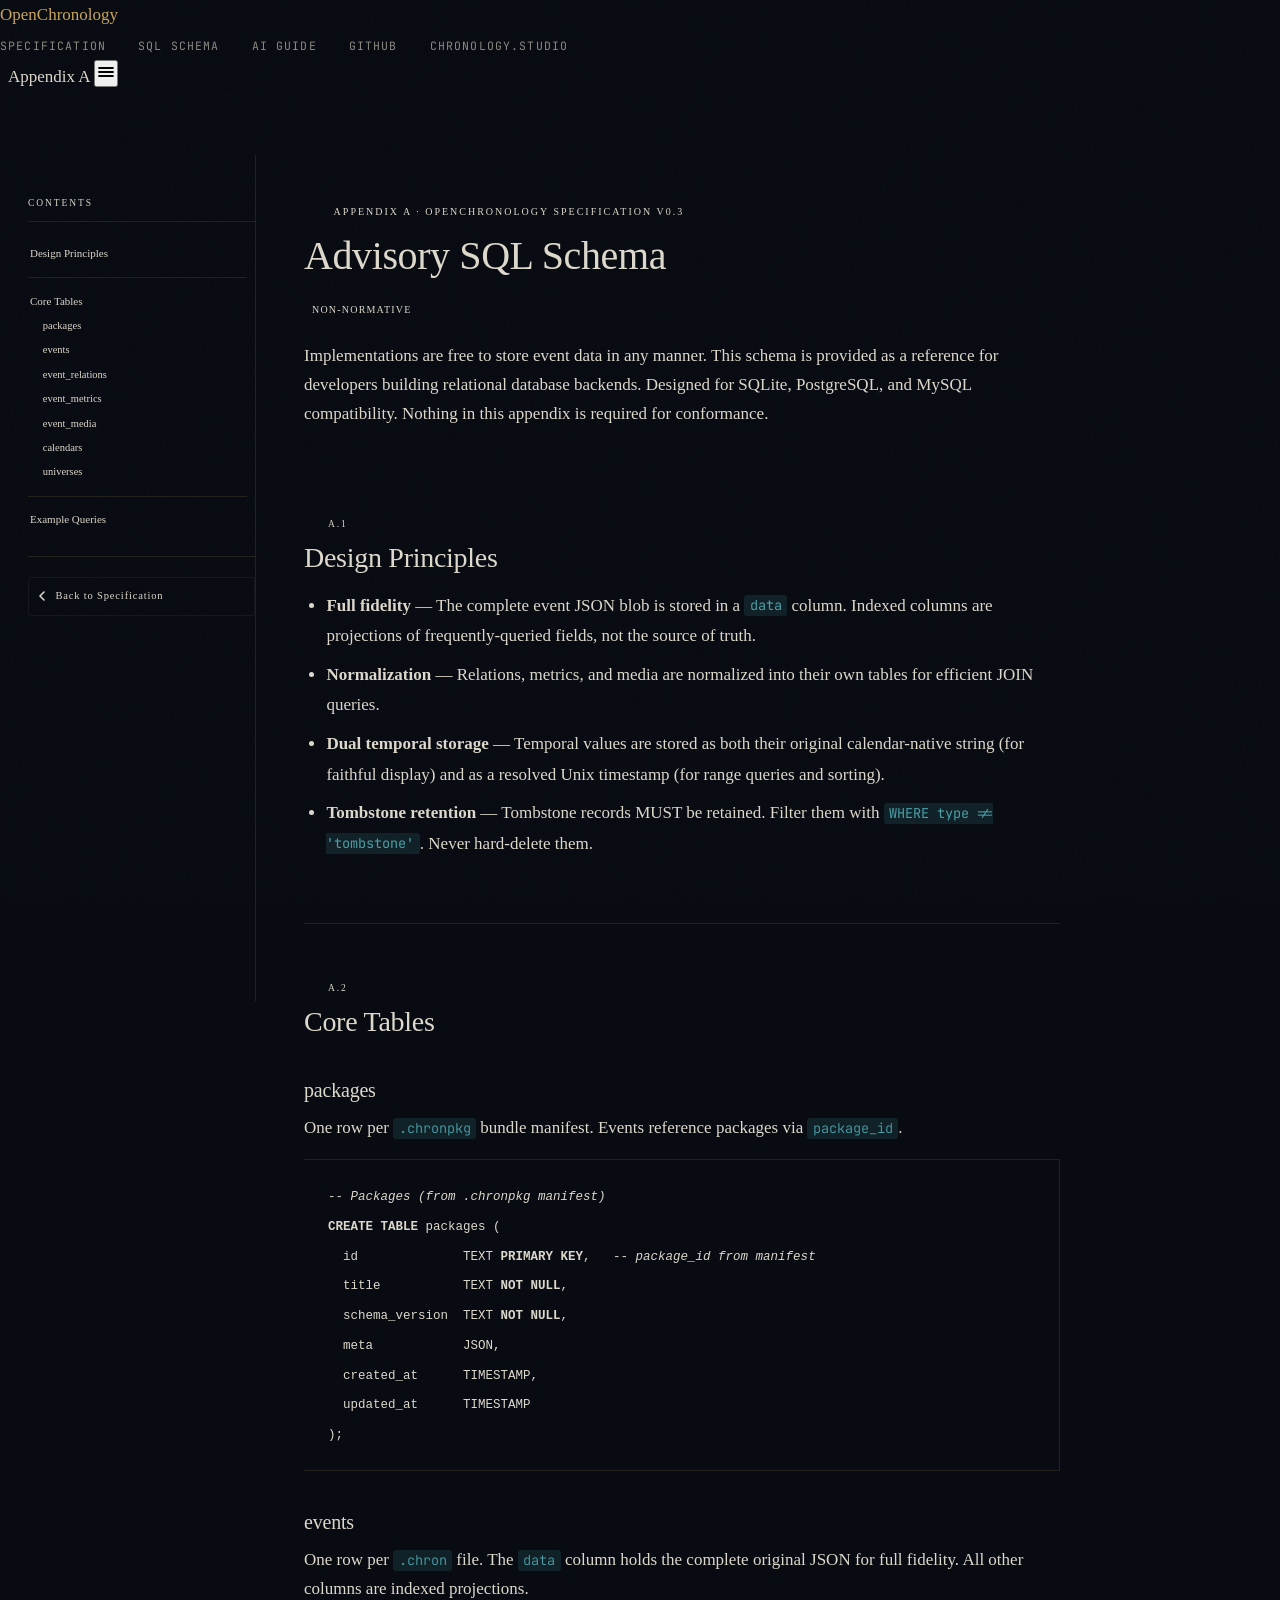
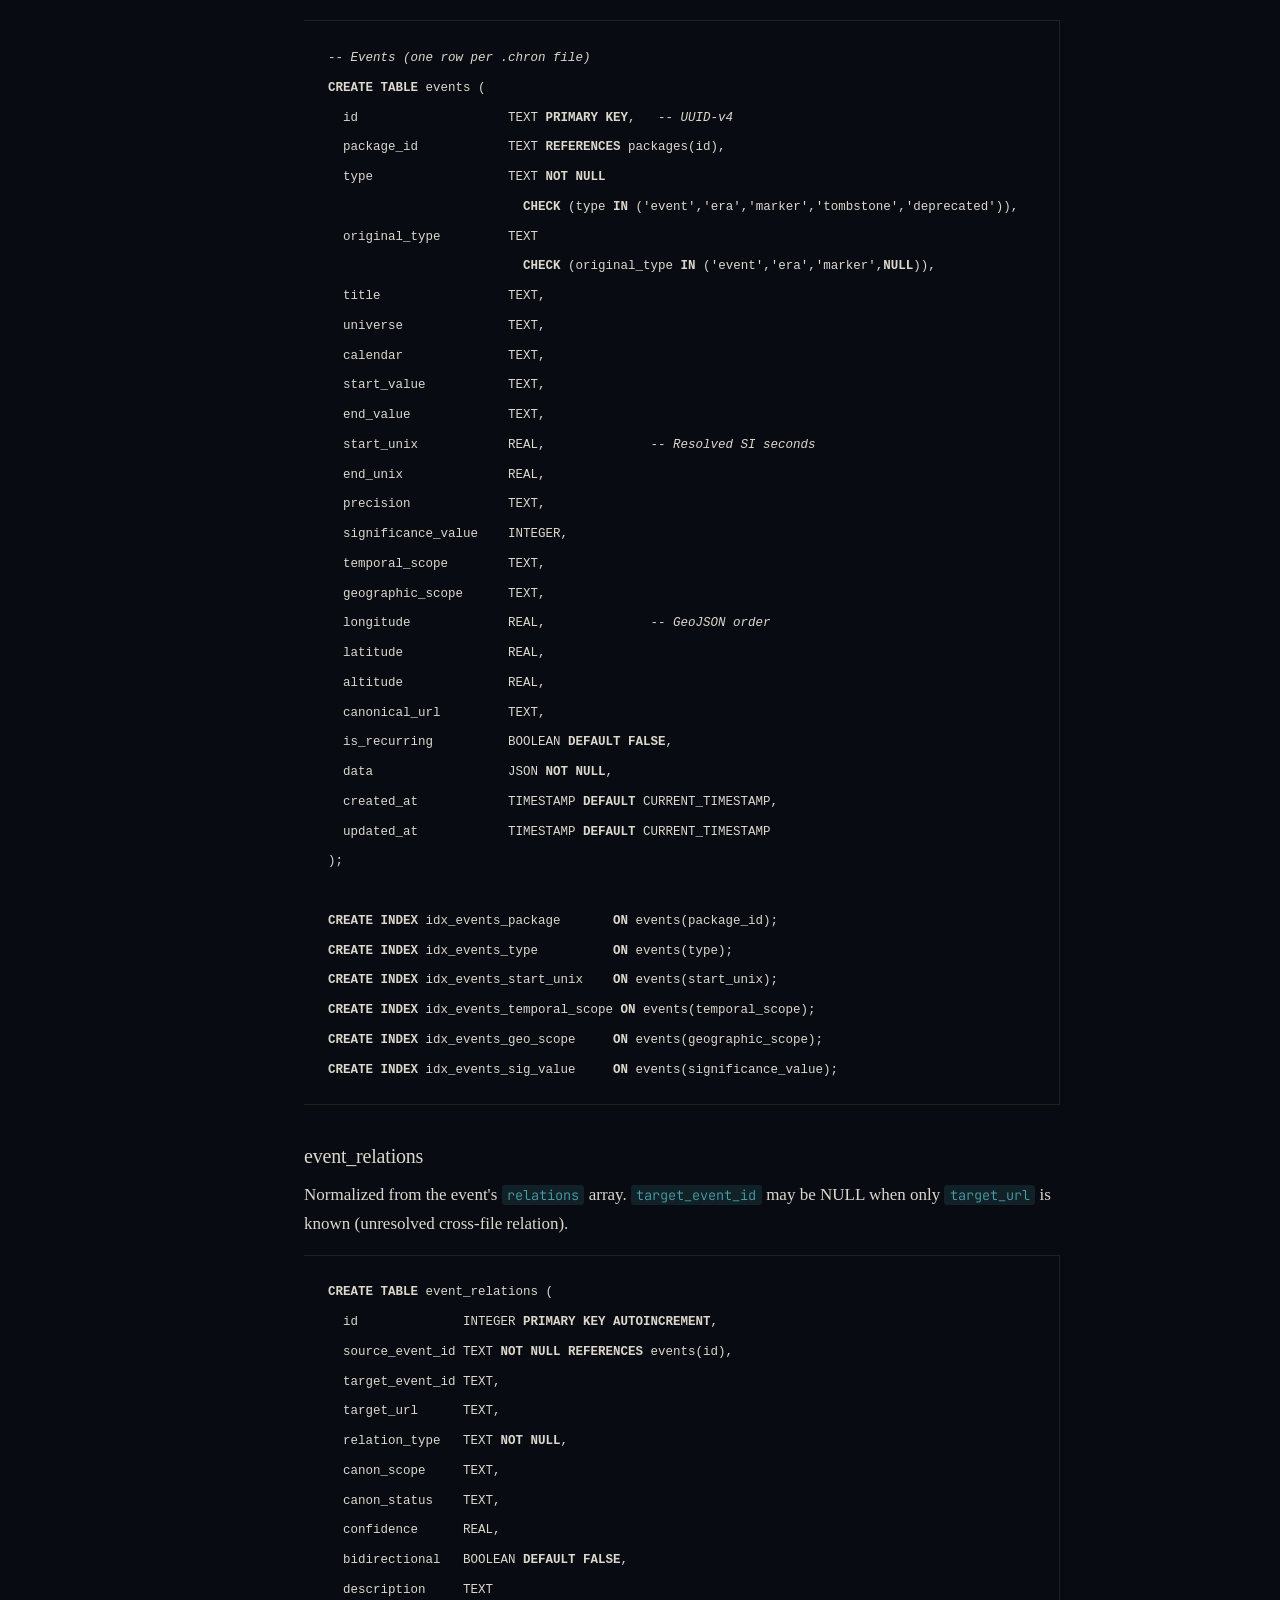
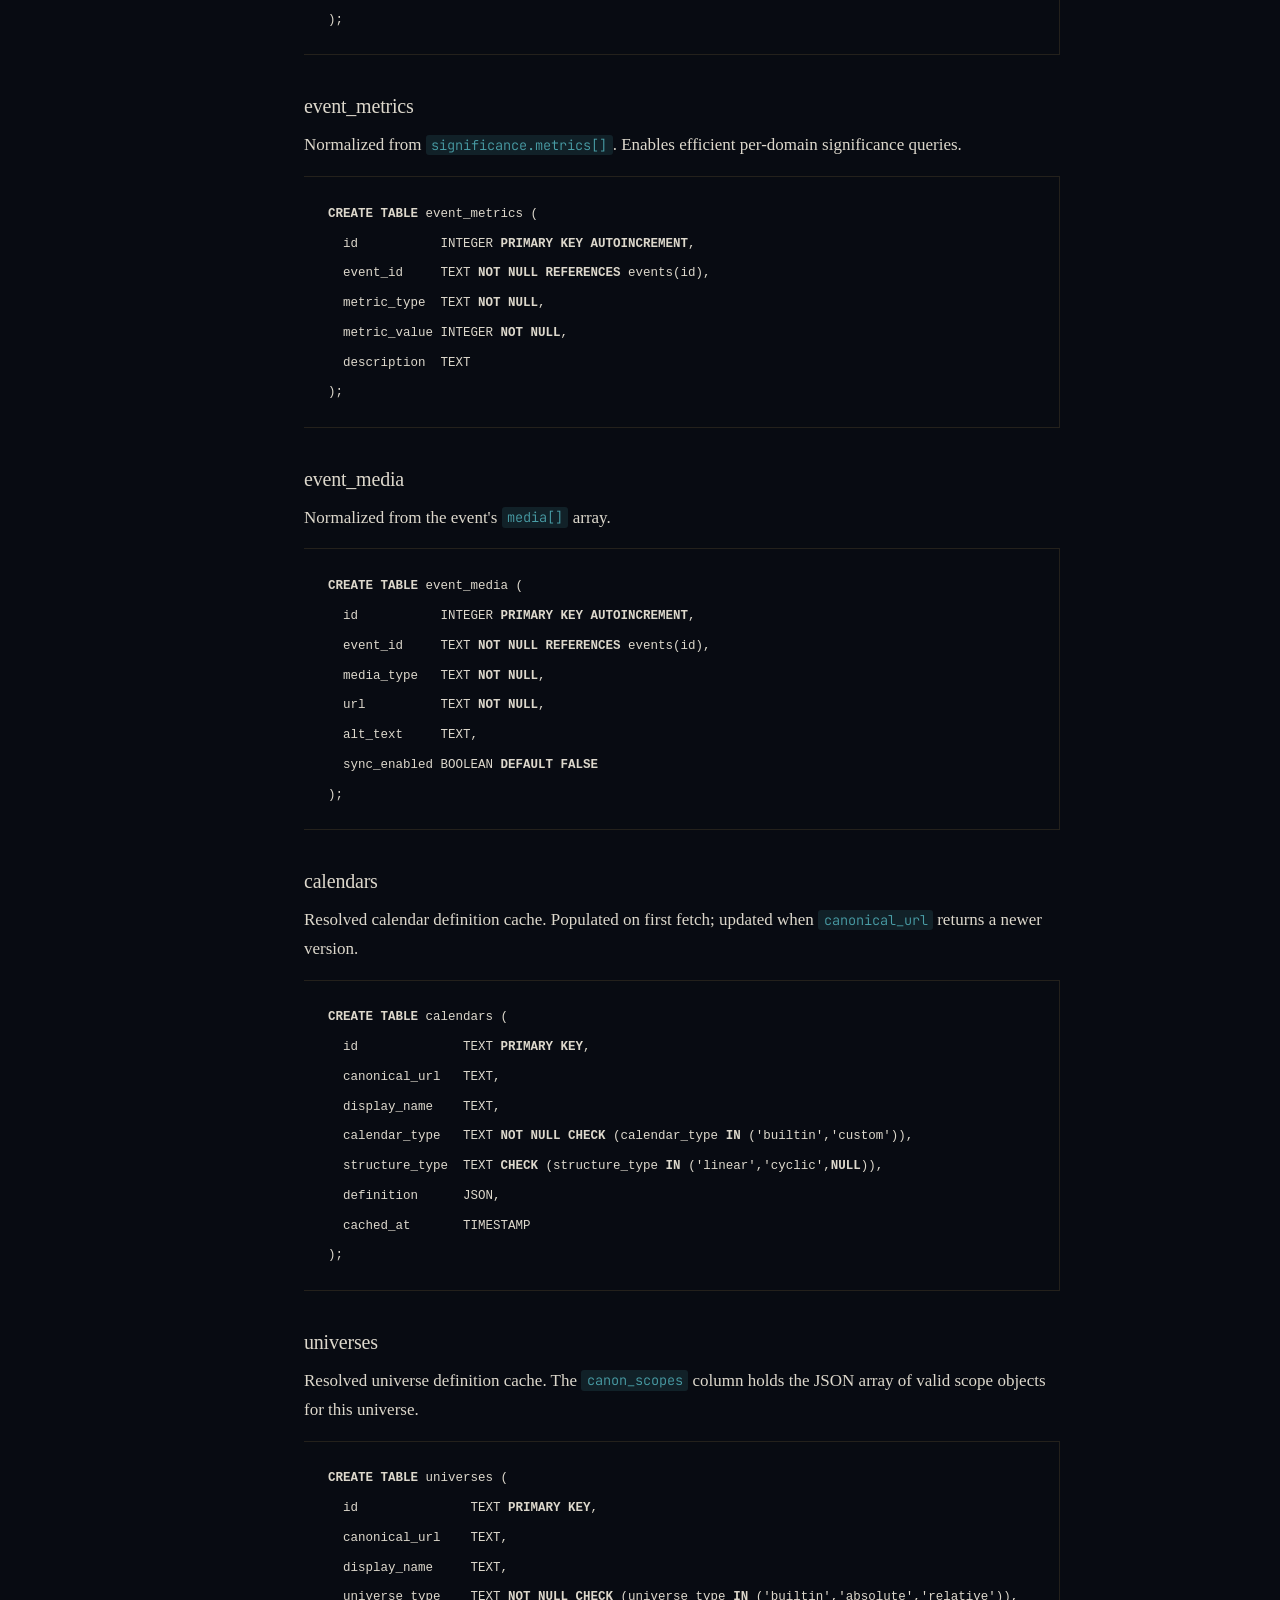
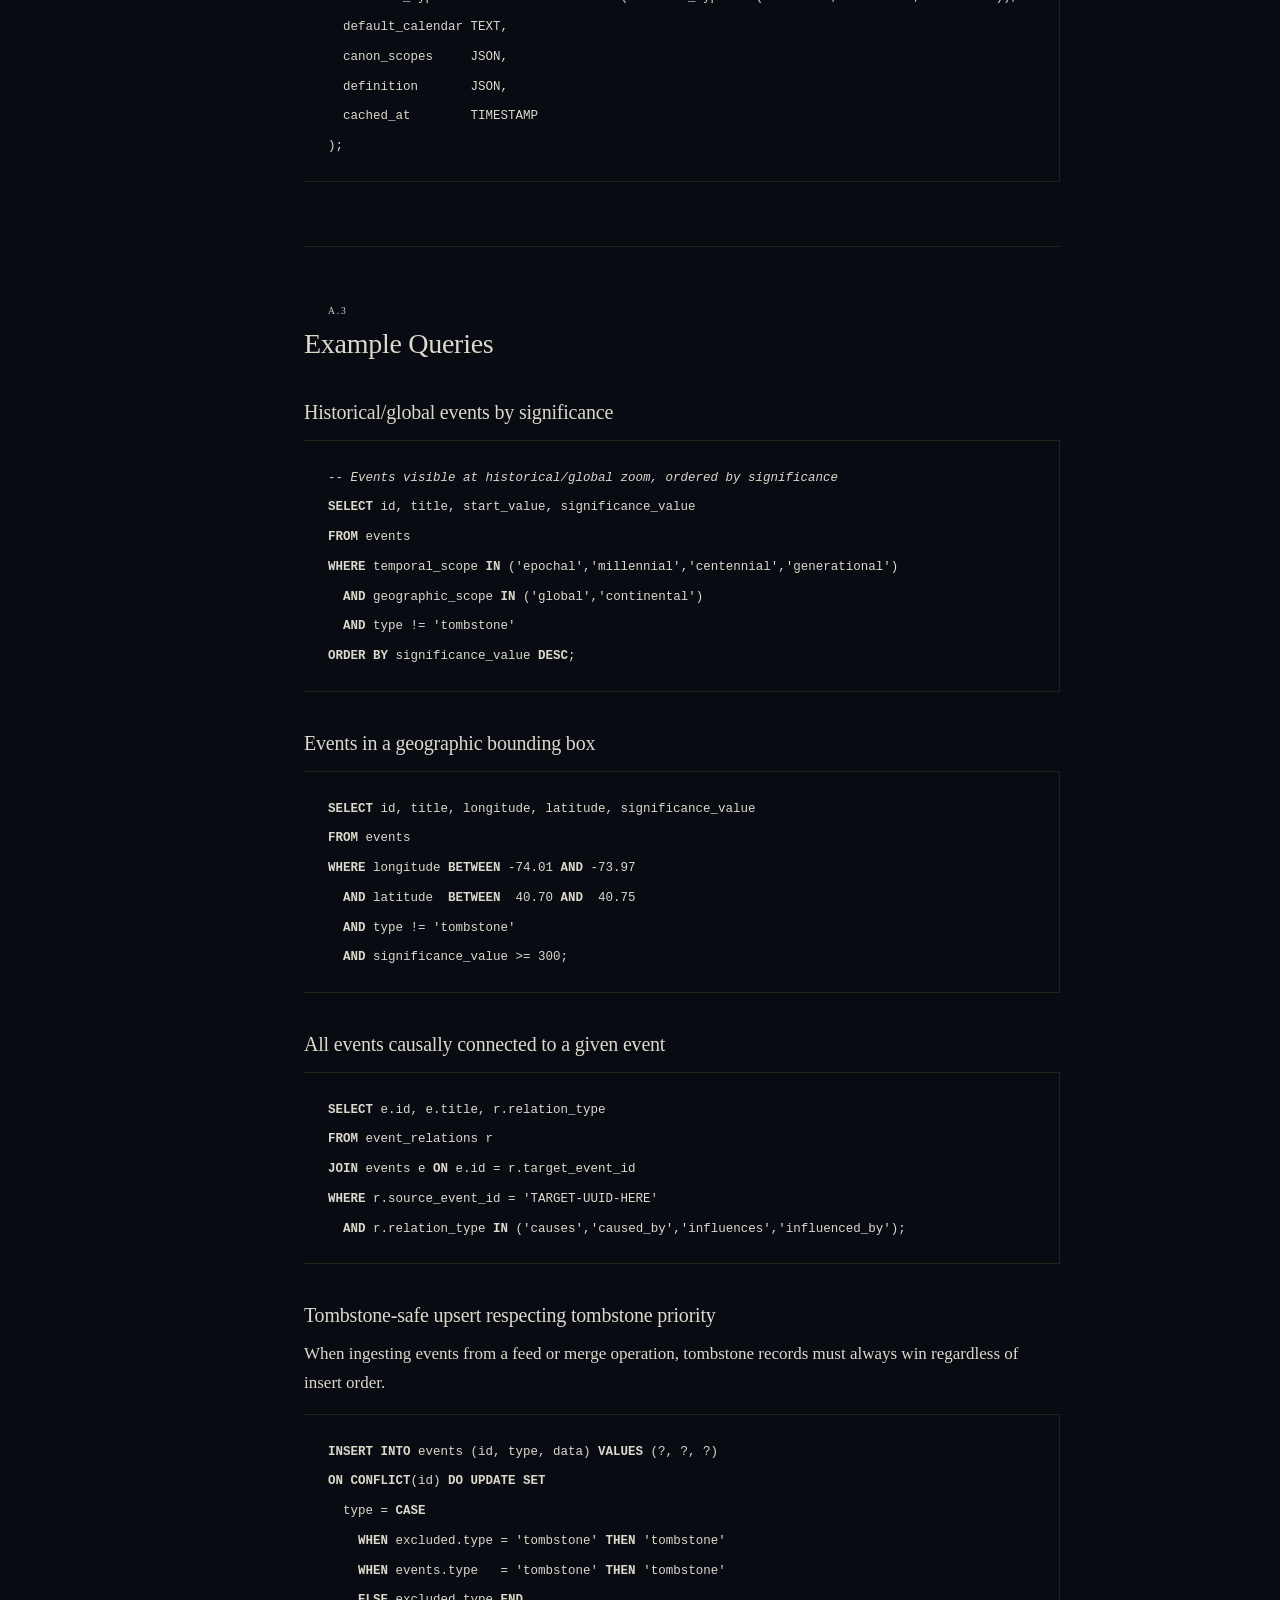
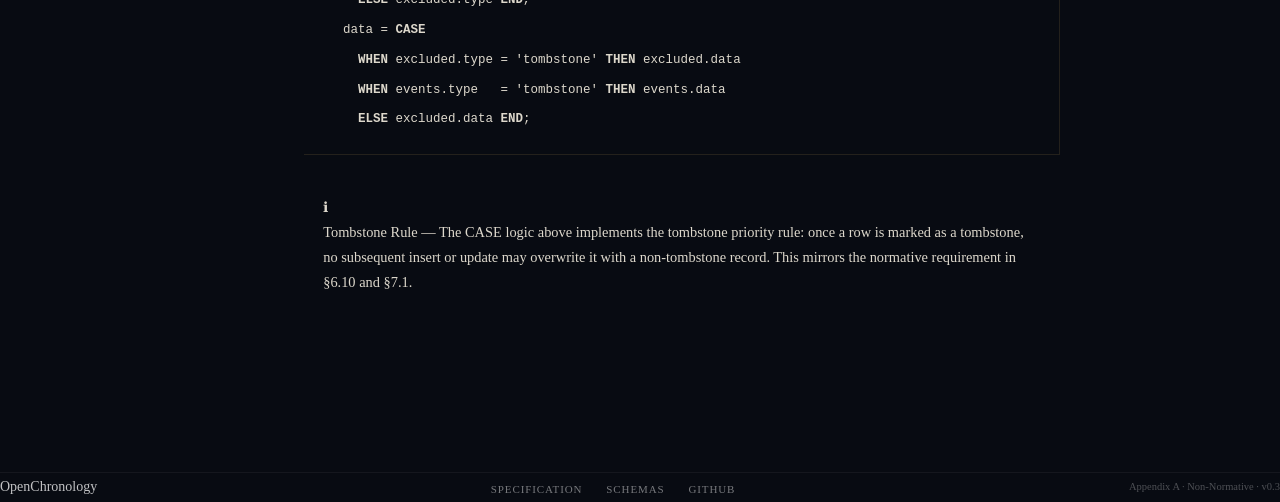
<file: web/sql-schema.html>
<!DOCTYPE html>
<html lang="en">
<head>
  <meta charset="UTF-8">
  <meta name="viewport" content="width=device-width, initial-scale=1.0">
  <title>Advisory SQL Schema — OpenChronology Specification v0.3</title>
  <meta name="description" content="Non-normative advisory SQL schema for OpenChronology implementations using relational database backends. Covers SQLite, PostgreSQL, and MySQL.">
  <link rel="preconnect" href="https://fonts.googleapis.com">
  <link rel="preconnect" href="https://fonts.gstatic.com" crossorigin>
  <link href="https://fonts.googleapis.com/css2?family=Source+Serif+4:ital,opsz,wght@0,8..60,300;0,8..60,400;0,8..60,600;1,8..60,300;1,8..60,400&family=DM+Sans:wght@400;500;600&family=JetBrains+Mono:wght@400;500&display=swap" rel="stylesheet">
  <link rel="stylesheet" href="css/style.css">
  <style>

    /* ─── Layout ──────────────────────────── */
    :root { --sidebar-w: 256px; }

    .page-layout {
      display: flex;
      max-width: 1400px;
      margin: 0 auto;
    }

    /* ─── Sidebar ─────────────────────────── */
    .sidebar {
      width: var(--sidebar-w);
      flex-shrink: 0;
      position: sticky;
      top: 54px;
      height: calc(100vh - 54px);
      overflow-y: auto;
      padding: 2.5rem 0 2rem 1.75rem;
      border-right: 1px solid var(--border);
      scrollbar-width: thin;
      scrollbar-color: var(--ink-faint) transparent;
    }
    .sidebar::-webkit-scrollbar { width: 3px; }
    .sidebar::-webkit-scrollbar-thumb { background: var(--ink-faint); border-radius: 2px; }

    .toc-header {
      font-family: var(--font-mono);
      font-size: 9.5px; letter-spacing: 0.2em;
      text-transform: uppercase; color: var(--ink-muted);
      margin-bottom: 1.2rem; padding-bottom: 0.6rem;
      border-bottom: 1px solid var(--border);
    }
    .toc-list { list-style: none; }
    .toc-list li { margin-bottom: 0.05rem; }
    .toc-list a {
      font-family: var(--font-mono);
      font-size: 11px; color: var(--ink-muted);
      display: block;
      padding: 0.28rem 0.5rem 0.28rem 0;
      border-left: 2px solid transparent;
      transition: color var(--transition), border-color var(--transition), padding var(--transition);
      line-height: 1.4; text-decoration: none;
    }
    .toc-list a:hover { color: var(--ink-mid); text-decoration: none; }
    .toc-list a.active {
      color: var(--blue);
      border-left-color: var(--blue);
      padding-left: 0.6rem;
    }
    .toc-divider {
      height: 1px; background: var(--border);
      margin: 0.7rem 0.5rem 0.7rem 0;
    }
    .toc-back {
      margin-top: 1.5rem; padding-top: 1.2rem;
      border-top: 1px solid var(--border);
    }
    .toc-back a {
      display: flex; align-items: center; gap: 0.4rem;
      font-family: var(--font-mono); font-size: 10.5px;
      color: var(--blue); text-decoration: none;
      transition: color var(--transition);
    }
    .toc-back a:hover { color: var(--navy); }

    /* ─── Main content ────────────────────── */
    .spec-content {
      flex: 1; min-width: 0;
      padding: 3rem 3.5rem 6rem 3rem;
      max-width: 860px;
    }

    /* ─── Title block ─────────────────────── */
    .spec-title-block {
      padding-bottom: 2.5rem; margin-bottom: 3rem;
      border-bottom: 2px solid var(--navy-pale);
    }
    .spec-eyebrow {
      font-family: var(--font-mono);
      font-size: 10px; letter-spacing: 0.2em;
      text-transform: uppercase; color: var(--blue);
      margin-bottom: 0.8rem;
      display: flex; align-items: center; gap: 0.6rem;
    }
    .spec-eyebrow::before { content: ''; width: 20px; height: 1px; background: var(--blue); }
    .spec-title {
      font-family: var(--font-serif);
      font-size: clamp(28px, 4vw, 40px);
      font-weight: 300; color: var(--navy);
      line-height: 1.1; margin-bottom: 0.5rem;
    }
    .non-normative {
      display: inline-flex; align-items: center;
      font-family: var(--font-mono); font-size: 10px;
      letter-spacing: 0.12em; text-transform: uppercase;
      color: var(--navy); border: 1px solid var(--navy-pale);
      background: var(--navy-ghost);
      padding: 0.25em 0.8em; border-radius: var(--radius-sm);
      margin-top: 0.8rem;
    }

    /* ─── Section headings ────────────────── */
    .spec-section {
      margin-bottom: 4rem;
      scroll-margin-top: 70px;
    }
    .sec-label {
      font-family: var(--font-mono);
      font-size: 9.5px; letter-spacing: 0.2em;
      text-transform: uppercase; color: var(--blue);
      margin-bottom: 0.5rem;
      display: flex; align-items: center; gap: 0.5rem;
    }
    .sec-label::before { content: ''; width: 16px; height: 1px; background: var(--blue); }
    h2.sec-title {
      font-family: var(--font-serif);
      font-size: clamp(22px, 3vw, 28px);
      font-weight: 400; color: var(--navy);
      line-height: 1.2; margin-bottom: 1rem;
      scroll-margin-top: 70px; margin-top: 0;
    }
    h3.sec-sub {
      font-family: var(--font-serif);
      font-size: clamp(17px, 2vw, 20px);
      font-weight: 400; color: var(--navy-mid);
      margin: 2.5rem 0 0.8rem;
      scroll-margin-top: 70px;
    }
    .sec-divider {
      height: 1px; background: var(--border);
      margin: 3.5rem 0;
    }

    /* ─── Code blocks ─────────────────────── */
    pre {
      background: var(--surface-tinted);
      border: 1px solid var(--border);
      border-left: 3px solid var(--navy-pale);
      padding: 1.3rem 1.5rem;
      overflow-x: auto;
      margin: 1rem 0 1.5rem;
      border-radius: 0 var(--radius-md) var(--radius-md) 0;
    }
    pre code {
      font-family: var(--font-mono);
      font-size: 12.5px; color: var(--ink-mid);
      background: none; padding: 0;
      line-height: 1.7;
    }
    .sql-comment { color: var(--ink-muted); font-style: italic; }
    .sql-keyword { color: var(--navy); font-weight: 600; }
    .sql-type    { color: var(--blue-dim); }

    /* ─── Spec page footer ────────────────── */
    .spec-footer {
      background: var(--navy);
      color: rgba(255,255,255,0.55);
      padding: 40px var(--space-lg);
    }
    .spec-footer-inner {
      max-width: 1400px; margin: 0 auto;
      display: flex; justify-content: space-between;
      align-items: center; flex-wrap: wrap; gap: 1rem;
    }
    .spec-footer-brand {
      font-family: var(--font-serif); font-size: 14px;
      color: rgba(255,255,255,0.75);
    }
    .spec-footer-links {
      display: flex; gap: 24px; list-style: none;
    }
    .spec-footer-links a {
      font-family: var(--font-mono); font-size: 11px;
      letter-spacing: 0.08em; text-transform: uppercase;
      color: rgba(255,255,255,0.45); text-decoration: none;
      transition: color var(--transition);
    }
    .spec-footer-links a:hover { color: rgba(255,255,255,0.85); }
    .spec-footer-meta {
      font-family: var(--font-mono); font-size: 10.5px;
      color: rgba(255,255,255,0.28);
    }

    /* ─── Responsive ──────────────────────── */
    @media (max-width: 900px) {
      .sidebar { display: none; }
      .spec-content { padding: 2rem 1.5rem 4rem; }
    }
    @media (max-width: 700px) {
      .spec-content { padding: 1.5rem var(--space-md) 4rem; }
    }
  </style>
</head>
<body>

  <!-- ── Navigation ─────────────────────────── -->
  <nav class="site-nav">
    <div class="nav-inner">
      <a href="index.html" class="nav-brand">
        <span class="nav-brand-dot"></span>
        OpenChronology
      </a>
      <ul class="nav-links">
        <li><a href="specification.html">Specification</a></li>
        <li><a href="#design" class="active">SQL Schema</a></li>
        <li><a href="https://openchronology.org/ai-guide.html">AI Guide</a></li>
        <li><a href="https://github.com/knoj/openchronology">GitHub</a></li>
        <li><a href="https://chronology.studio" class="nav-studio-link">chronology.studio</a></li>
      </ul>
      <span class="spec-badge spec-badge--draft" style="margin-left:8px;">Appendix A</span>
      <button class="nav-toggle" aria-label="Toggle navigation" aria-expanded="false">
        <svg width="20" height="20" viewBox="0 0 20 20" fill="none" stroke="currentColor" stroke-width="1.8" stroke-linecap="round">
          <line x1="3" y1="6"  x2="17" y2="6"/>
          <line x1="3" y1="10" x2="17" y2="10"/>
          <line x1="3" y1="14" x2="17" y2="14"/>
        </svg>
      </button>
    </div>
  </nav>

  <div class="page-layout">

    <!-- ── Sidebar TOC ───────────────────────── -->
    <nav class="sidebar" aria-label="Table of contents">
      <div class="toc-header">Contents</div>
      <ul class="toc-list" id="toc">
        <li><a href="#design" class="active">Design Principles</a></li>
        <div class="toc-divider"></div>
        <li><a href="#tables">Core Tables</a></li>
        <li><a href="#t-packages" style="padding-left:0.8rem; font-size:10.5px; color:var(--ink-faint);">packages</a></li>
        <li><a href="#t-events"   style="padding-left:0.8rem; font-size:10.5px; color:var(--ink-faint);">events</a></li>
        <li><a href="#t-relations" style="padding-left:0.8rem; font-size:10.5px; color:var(--ink-faint);">event_relations</a></li>
        <li><a href="#t-metrics"  style="padding-left:0.8rem; font-size:10.5px; color:var(--ink-faint);">event_metrics</a></li>
        <li><a href="#t-media"    style="padding-left:0.8rem; font-size:10.5px; color:var(--ink-faint);">event_media</a></li>
        <li><a href="#t-calendars" style="padding-left:0.8rem; font-size:10.5px; color:var(--ink-faint);">calendars</a></li>
        <li><a href="#t-universes" style="padding-left:0.8rem; font-size:10.5px; color:var(--ink-faint);">universes</a></li>
        <div class="toc-divider"></div>
        <li><a href="#queries">Example Queries</a></li>
      </ul>
      <div class="toc-back">
        <a href="specification.html">
          <svg width="12" height="12" viewBox="0 0 12 12" fill="none" stroke="currentColor" stroke-width="1.6" stroke-linecap="round" stroke-linejoin="round"><polyline points="7,2 3,6 7,10"/></svg>
          Back to Specification
        </a>
      </div>
    </nav>

    <!-- ── Main content ──────────────────────── -->
    <main class="spec-content">

      <!-- Title block -->
      <div class="spec-title-block" id="top">
        <div class="spec-eyebrow">Appendix A · OpenChronology Specification v0.3</div>
        <h1 class="spec-title">Advisory SQL Schema</h1>
        <div class="non-normative">Non-Normative</div>
        <p style="margin-top:1.2rem; color:var(--ink-mid); line-height:1.7;">
          Implementations are free to store event data in any manner. This schema is provided as
          a reference for developers building relational database backends. Designed for SQLite,
          PostgreSQL, and MySQL compatibility. Nothing in this appendix is required for conformance.
        </p>
      </div>

      <!-- ── A.1 Design Principles ─────────────── -->
      <section class="spec-section" id="design">
        <div class="sec-label">A.1</div>
        <h2 class="sec-title">Design Principles</h2>
        <ul style="color:var(--ink-mid); line-height:1.8; padding-left:1.4rem;">
          <li style="margin-bottom:0.5rem;"><strong style="color:var(--ink);">Full fidelity</strong> — The complete event JSON blob is stored in a <code>data</code> column. Indexed columns are projections of frequently-queried fields, not the source of truth.</li>
          <li style="margin-bottom:0.5rem;"><strong style="color:var(--ink);">Normalization</strong> — Relations, metrics, and media are normalized into their own tables for efficient JOIN queries.</li>
          <li style="margin-bottom:0.5rem;"><strong style="color:var(--ink);">Dual temporal storage</strong> — Temporal values are stored as both their original calendar-native string (for faithful display) and as a resolved Unix timestamp (for range queries and sorting).</li>
          <li><strong style="color:var(--ink);">Tombstone retention</strong> — Tombstone records MUST be retained. Filter them with <code>WHERE type != 'tombstone'</code>. Never hard-delete them.</li>
        </ul>
      </section>

      <div class="sec-divider"></div>

      <!-- ── A.2 Core Tables ───────────────────── -->
      <section class="spec-section" id="tables">
        <div class="sec-label">A.2</div>
        <h2 class="sec-title">Core Tables</h2>

        <h3 class="sec-sub" id="t-packages">packages</h3>
        <p style="color:var(--ink-mid); line-height:1.7;">One row per <code>.chronpkg</code> bundle manifest. Events reference packages via <code>package_id</code>.</p>
        <pre><code><span class="sql-comment">-- Packages (from .chronpkg manifest)</span>
<span class="sql-keyword">CREATE TABLE</span> packages (
  id              <span class="sql-type">TEXT</span> <span class="sql-keyword">PRIMARY KEY</span>,   <span class="sql-comment">-- package_id from manifest</span>
  title           <span class="sql-type">TEXT</span> <span class="sql-keyword">NOT NULL</span>,
  schema_version  <span class="sql-type">TEXT</span> <span class="sql-keyword">NOT NULL</span>,
  meta            <span class="sql-type">JSON</span>,
  created_at      <span class="sql-type">TIMESTAMP</span>,
  updated_at      <span class="sql-type">TIMESTAMP</span>
);</code></pre>

        <h3 class="sec-sub" id="t-events">events</h3>
        <p style="color:var(--ink-mid); line-height:1.7;">One row per <code>.chron</code> file. The <code>data</code> column holds the complete original JSON for full fidelity. All other columns are indexed projections.</p>
        <pre><code><span class="sql-comment">-- Events (one row per .chron file)</span>
<span class="sql-keyword">CREATE TABLE</span> events (
  id                    <span class="sql-type">TEXT</span> <span class="sql-keyword">PRIMARY KEY</span>,   <span class="sql-comment">-- UUID-v4</span>
  package_id            <span class="sql-type">TEXT</span> <span class="sql-keyword">REFERENCES</span> packages(id),
  type                  <span class="sql-type">TEXT</span> <span class="sql-keyword">NOT NULL</span>
                          <span class="sql-keyword">CHECK</span> (type <span class="sql-keyword">IN</span> (<span class="sql-type">'event'</span>,<span class="sql-type">'era'</span>,<span class="sql-type">'marker'</span>,<span class="sql-type">'tombstone'</span>,<span class="sql-type">'deprecated'</span>)),
  original_type         <span class="sql-type">TEXT</span>
                          <span class="sql-keyword">CHECK</span> (original_type <span class="sql-keyword">IN</span> (<span class="sql-type">'event'</span>,<span class="sql-type">'era'</span>,<span class="sql-type">'marker'</span>,<span class="sql-keyword">NULL</span>)),
  title                 <span class="sql-type">TEXT</span>,
  universe              <span class="sql-type">TEXT</span>,
  calendar              <span class="sql-type">TEXT</span>,
  start_value           <span class="sql-type">TEXT</span>,
  end_value             <span class="sql-type">TEXT</span>,
  start_unix            <span class="sql-type">REAL</span>,              <span class="sql-comment">-- Resolved SI seconds</span>
  end_unix              <span class="sql-type">REAL</span>,
  precision             <span class="sql-type">TEXT</span>,
  significance_value    <span class="sql-type">INTEGER</span>,
  temporal_scope        <span class="sql-type">TEXT</span>,
  geographic_scope      <span class="sql-type">TEXT</span>,
  longitude             <span class="sql-type">REAL</span>,              <span class="sql-comment">-- GeoJSON order</span>
  latitude              <span class="sql-type">REAL</span>,
  altitude              <span class="sql-type">REAL</span>,
  canonical_url         <span class="sql-type">TEXT</span>,
  is_recurring          <span class="sql-type">BOOLEAN</span> <span class="sql-keyword">DEFAULT</span> <span class="sql-keyword">FALSE</span>,
  data                  <span class="sql-type">JSON</span> <span class="sql-keyword">NOT NULL</span>,
  created_at            <span class="sql-type">TIMESTAMP</span> <span class="sql-keyword">DEFAULT</span> CURRENT_TIMESTAMP,
  updated_at            <span class="sql-type">TIMESTAMP</span> <span class="sql-keyword">DEFAULT</span> CURRENT_TIMESTAMP
);

<span class="sql-keyword">CREATE INDEX</span> idx_events_package       <span class="sql-keyword">ON</span> events(package_id);
<span class="sql-keyword">CREATE INDEX</span> idx_events_type          <span class="sql-keyword">ON</span> events(type);
<span class="sql-keyword">CREATE INDEX</span> idx_events_start_unix    <span class="sql-keyword">ON</span> events(start_unix);
<span class="sql-keyword">CREATE INDEX</span> idx_events_temporal_scope <span class="sql-keyword">ON</span> events(temporal_scope);
<span class="sql-keyword">CREATE INDEX</span> idx_events_geo_scope     <span class="sql-keyword">ON</span> events(geographic_scope);
<span class="sql-keyword">CREATE INDEX</span> idx_events_sig_value     <span class="sql-keyword">ON</span> events(significance_value);</code></pre>

        <h3 class="sec-sub" id="t-relations">event_relations</h3>
        <p style="color:var(--ink-mid); line-height:1.7;">Normalized from the event's <code>relations</code> array. <code>target_event_id</code> may be NULL when only <code>target_url</code> is known (unresolved cross-file relation).</p>
        <pre><code><span class="sql-keyword">CREATE TABLE</span> event_relations (
  id              <span class="sql-type">INTEGER</span> <span class="sql-keyword">PRIMARY KEY AUTOINCREMENT</span>,
  source_event_id <span class="sql-type">TEXT</span> <span class="sql-keyword">NOT NULL REFERENCES</span> events(id),
  target_event_id <span class="sql-type">TEXT</span>,
  target_url      <span class="sql-type">TEXT</span>,
  relation_type   <span class="sql-type">TEXT</span> <span class="sql-keyword">NOT NULL</span>,
  canon_scope     <span class="sql-type">TEXT</span>,
  canon_status    <span class="sql-type">TEXT</span>,
  confidence      <span class="sql-type">REAL</span>,
  bidirectional   <span class="sql-type">BOOLEAN</span> <span class="sql-keyword">DEFAULT</span> <span class="sql-keyword">FALSE</span>,
  description     <span class="sql-type">TEXT</span>
);</code></pre>

        <h3 class="sec-sub" id="t-metrics">event_metrics</h3>
        <p style="color:var(--ink-mid); line-height:1.7;">Normalized from <code>significance.metrics[]</code>. Enables efficient per-domain significance queries.</p>
        <pre><code><span class="sql-keyword">CREATE TABLE</span> event_metrics (
  id           <span class="sql-type">INTEGER</span> <span class="sql-keyword">PRIMARY KEY AUTOINCREMENT</span>,
  event_id     <span class="sql-type">TEXT</span> <span class="sql-keyword">NOT NULL REFERENCES</span> events(id),
  metric_type  <span class="sql-type">TEXT</span> <span class="sql-keyword">NOT NULL</span>,
  metric_value <span class="sql-type">INTEGER</span> <span class="sql-keyword">NOT NULL</span>,
  description  <span class="sql-type">TEXT</span>
);</code></pre>

        <h3 class="sec-sub" id="t-media">event_media</h3>
        <p style="color:var(--ink-mid); line-height:1.7;">Normalized from the event's <code>media[]</code> array.</p>
        <pre><code><span class="sql-keyword">CREATE TABLE</span> event_media (
  id           <span class="sql-type">INTEGER</span> <span class="sql-keyword">PRIMARY KEY AUTOINCREMENT</span>,
  event_id     <span class="sql-type">TEXT</span> <span class="sql-keyword">NOT NULL REFERENCES</span> events(id),
  media_type   <span class="sql-type">TEXT</span> <span class="sql-keyword">NOT NULL</span>,
  url          <span class="sql-type">TEXT</span> <span class="sql-keyword">NOT NULL</span>,
  alt_text     <span class="sql-type">TEXT</span>,
  sync_enabled <span class="sql-type">BOOLEAN</span> <span class="sql-keyword">DEFAULT</span> <span class="sql-keyword">FALSE</span>
);</code></pre>

        <h3 class="sec-sub" id="t-calendars">calendars</h3>
        <p style="color:var(--ink-mid); line-height:1.7;">Resolved calendar definition cache. Populated on first fetch; updated when <code>canonical_url</code> returns a newer version.</p>
        <pre><code><span class="sql-keyword">CREATE TABLE</span> calendars (
  id              <span class="sql-type">TEXT</span> <span class="sql-keyword">PRIMARY KEY</span>,
  canonical_url   <span class="sql-type">TEXT</span>,
  display_name    <span class="sql-type">TEXT</span>,
  calendar_type   <span class="sql-type">TEXT</span> <span class="sql-keyword">NOT NULL CHECK</span> (calendar_type <span class="sql-keyword">IN</span> (<span class="sql-type">'builtin'</span>,<span class="sql-type">'custom'</span>)),
  structure_type  <span class="sql-type">TEXT</span> <span class="sql-keyword">CHECK</span> (structure_type <span class="sql-keyword">IN</span> (<span class="sql-type">'linear'</span>,<span class="sql-type">'cyclic'</span>,<span class="sql-keyword">NULL</span>)),
  definition      <span class="sql-type">JSON</span>,
  cached_at       <span class="sql-type">TIMESTAMP</span>
);</code></pre>

        <h3 class="sec-sub" id="t-universes">universes</h3>
        <p style="color:var(--ink-mid); line-height:1.7;">Resolved universe definition cache. The <code>canon_scopes</code> column holds the JSON array of valid scope objects for this universe.</p>
        <pre><code><span class="sql-keyword">CREATE TABLE</span> universes (
  id               <span class="sql-type">TEXT</span> <span class="sql-keyword">PRIMARY KEY</span>,
  canonical_url    <span class="sql-type">TEXT</span>,
  display_name     <span class="sql-type">TEXT</span>,
  universe_type    <span class="sql-type">TEXT</span> <span class="sql-keyword">NOT NULL CHECK</span> (universe_type <span class="sql-keyword">IN</span> (<span class="sql-type">'builtin'</span>,<span class="sql-type">'absolute'</span>,<span class="sql-type">'relative'</span>)),
  default_calendar <span class="sql-type">TEXT</span>,
  canon_scopes     <span class="sql-type">JSON</span>,
  definition       <span class="sql-type">JSON</span>,
  cached_at        <span class="sql-type">TIMESTAMP</span>
);</code></pre>
      </section>

      <div class="sec-divider"></div>

      <!-- ── A.3 Example Queries ────────────────── -->
      <section class="spec-section" id="queries">
        <div class="sec-label">A.3</div>
        <h2 class="sec-title">Example Queries</h2>

        <h3 class="sec-sub">Historical/global events by significance</h3>
        <pre><code><span class="sql-comment">-- Events visible at historical/global zoom, ordered by significance</span>
<span class="sql-keyword">SELECT</span> id, title, start_value, significance_value
<span class="sql-keyword">FROM</span> events
<span class="sql-keyword">WHERE</span> temporal_scope <span class="sql-keyword">IN</span> (<span class="sql-type">'epochal'</span>,<span class="sql-type">'millennial'</span>,<span class="sql-type">'centennial'</span>,<span class="sql-type">'generational'</span>)
  <span class="sql-keyword">AND</span> geographic_scope <span class="sql-keyword">IN</span> (<span class="sql-type">'global'</span>,<span class="sql-type">'continental'</span>)
  <span class="sql-keyword">AND</span> type != <span class="sql-type">'tombstone'</span>
<span class="sql-keyword">ORDER BY</span> significance_value <span class="sql-keyword">DESC</span>;</code></pre>

        <h3 class="sec-sub">Events in a geographic bounding box</h3>
        <pre><code><span class="sql-keyword">SELECT</span> id, title, longitude, latitude, significance_value
<span class="sql-keyword">FROM</span> events
<span class="sql-keyword">WHERE</span> longitude <span class="sql-keyword">BETWEEN</span> -74.01 <span class="sql-keyword">AND</span> -73.97
  <span class="sql-keyword">AND</span> latitude  <span class="sql-keyword">BETWEEN</span>  40.70 <span class="sql-keyword">AND</span>  40.75
  <span class="sql-keyword">AND</span> type != <span class="sql-type">'tombstone'</span>
  <span class="sql-keyword">AND</span> significance_value >= 300;</code></pre>

        <h3 class="sec-sub">All events causally connected to a given event</h3>
        <pre><code><span class="sql-keyword">SELECT</span> e.id, e.title, r.relation_type
<span class="sql-keyword">FROM</span> event_relations r
<span class="sql-keyword">JOIN</span> events e <span class="sql-keyword">ON</span> e.id = r.target_event_id
<span class="sql-keyword">WHERE</span> r.source_event_id = <span class="sql-type">'TARGET-UUID-HERE'</span>
  <span class="sql-keyword">AND</span> r.relation_type <span class="sql-keyword">IN</span> (<span class="sql-type">'causes'</span>,<span class="sql-type">'caused_by'</span>,<span class="sql-type">'influences'</span>,<span class="sql-type">'influenced_by'</span>);</code></pre>

        <h3 class="sec-sub">Tombstone-safe upsert respecting tombstone priority</h3>
        <p style="color:var(--ink-mid); line-height:1.7;">When ingesting events from a feed or merge operation, tombstone records must always win regardless of insert order.</p>
        <pre><code><span class="sql-keyword">INSERT INTO</span> events (id, type, data) <span class="sql-keyword">VALUES</span> (?, ?, ?)
<span class="sql-keyword">ON CONFLICT</span>(id) <span class="sql-keyword">DO UPDATE SET</span>
  type = <span class="sql-keyword">CASE</span>
    <span class="sql-keyword">WHEN</span> excluded.type = <span class="sql-type">'tombstone'</span> <span class="sql-keyword">THEN</span> <span class="sql-type">'tombstone'</span>
    <span class="sql-keyword">WHEN</span> events.type   = <span class="sql-type">'tombstone'</span> <span class="sql-keyword">THEN</span> <span class="sql-type">'tombstone'</span>
    <span class="sql-keyword">ELSE</span> excluded.type <span class="sql-keyword">END</span>,
  data = <span class="sql-keyword">CASE</span>
    <span class="sql-keyword">WHEN</span> excluded.type = <span class="sql-type">'tombstone'</span> <span class="sql-keyword">THEN</span> excluded.data
    <span class="sql-keyword">WHEN</span> events.type   = <span class="sql-type">'tombstone'</span> <span class="sql-keyword">THEN</span> events.data
    <span class="sql-keyword">ELSE</span> excluded.data <span class="sql-keyword">END</span>;</code></pre>

        <div class="callout callout--note">
          <div class="callout-icon">ℹ</div>
          <div class="callout-body"><strong>Tombstone Rule</strong> — The CASE logic above implements the tombstone priority rule: once a row is marked as a tombstone, no subsequent insert or update may overwrite it with a non-tombstone record. This mirrors the normative requirement in §6.10 and §7.1.</div>
        </div>
      </section>

    </main>
  </div>

  <!-- ── Footer ─────────────────────────────── -->
  <footer class="spec-footer">
    <div class="spec-footer-inner">
      <div class="spec-footer-brand">OpenChronology</div>
      <ul class="spec-footer-links">
        <li><a href="specification.html">Specification</a></li>
        <li><a href="https://schemas.openchronology.org">Schemas</a></li>
        <li><a href="https://github.com/knoj/openchronology">GitHub</a></li>
      </ul>
      <div class="spec-footer-meta">Appendix A · Non-Normative · v0.3</div>
    </div>
  </footer>

  <script>
    // Mobile nav toggle
    const navToggle = document.querySelector('.nav-toggle');
    const navLinks  = document.querySelector('.nav-links');
    if (navToggle) {
      navToggle.addEventListener('click', () => {
        const open = navLinks.classList.toggle('is-open');
        navToggle.setAttribute('aria-expanded', open);
      });
      document.addEventListener('click', e => {
        if (!e.target.closest('.site-nav')) {
          navLinks.classList.remove('is-open');
          navToggle.setAttribute('aria-expanded', 'false');
        }
      });
    }

    // TOC active link via IntersectionObserver
    const sections = document.querySelectorAll('[id]');
    const tocLinks  = document.querySelectorAll('#toc a');
    const observer  = new IntersectionObserver(entries => {
      entries.forEach(entry => {
        if (entry.isIntersecting) {
          tocLinks.forEach(l => l.classList.remove('active'));
          const active = document.querySelector(`#toc a[href="#${entry.target.id}"]`);
          if (active) active.classList.add('active');
        }
      });
    }, { rootMargin: '-54px 0px -60% 0px' });
    sections.forEach(s => observer.observe(s));
  </script>
</body>
</html>
</file>
<file: Schemas.OpenChronology.org/css/style.css>
/*
 * ═══════════════════════════════════════════════════════════════════════════
 *  STYLE.CSS  —  OpenChronology.org shared design system
 *  Source of truth for all openchronology.org pages.
 *
 *  Required in every <head> (before this stylesheet):
 *    <link rel="preconnect" href="https://fonts.googleapis.com">
 *    <link rel="preconnect" href="https://fonts.gstatic.com" crossorigin>
 *    <link href="https://fonts.googleapis.com/css2?family=Source+Serif+4:ital,opsz,wght@0,8..60,300;0,8..60,400;0,8..60,600;1,8..60,300;1,8..60,400&family=DM+Sans:wght@400;500;600&family=JetBrains+Mono:wght@400;500&display=swap" rel="stylesheet">
 *
 *  Table of contents
 *  ─────────────────────────────────────────────────────────────────────────
 *   1.  Reset
 *   2.  Design tokens
 *   3.  Base / typography
 *   4.  Layout helpers
 *   5.  Navigation
 *   6.  Page headers  (hero + inner-page variants)
 *   7.  Prose & content typography  (spec pages)
 *   8.  Tables
 *   9.  Code blocks
 *  10.  Callouts  (note, warning, info)
 *  11.  Buttons & interactive links
 *  12.  Cards  (tool, next-step, use-case)
 *  13.  Steps  (numbered instruction sequences)
 *  14.  Context block  (copyable AI primer)
 *  15.  Tips list
 *  16.  Path selector  (two-up choice cards)
 *  17.  Footer
 *  18.  Utility classes
 *  19.  Animations
 *  20.  Responsive / mobile
 * ═══════════════════════════════════════════════════════════════════════════
 */


/* ─────────────────────────────────────────────────────────────────────────
   1. RESET
   ───────────────────────────────────────────────────────────────────────── */

*, *::before, *::after { box-sizing: border-box; margin: 0; padding: 0; }
img, svg               { display: block; max-width: 100%; }
ul, ol                 { list-style: none; }
button                 { cursor: pointer; font: inherit; }
a                      { color: inherit; }


/* ─────────────────────────────────────────────────────────────────────────
   2. DESIGN TOKENS
   ───────────────────────────────────────────────────────────────────────── */

:root {

  /* Navy — primary brand, navigation, headers */
  --navy:           #1a3a5c;
  --navy-mid:       #2a5080;
  --navy-light:     #3a6a9c;
  --navy-pale:      #e0ecf8;
  --navy-ghost:     #f0f6fc;

  /* Blue — interactive accents, links, highlights */
  --blue:           #2e6fac;
  --blue-hi:        #3a84c8;
  --blue-dim:       #1e5090;
  --blue-pale:      #e8f2fb;
  --blue-ghost:     #f3f8fd;

  /* Ink — text scale */
  --ink:            #1a1f2a;
  --ink-mid:        #3a4252;
  --ink-soft:       #5a6478;
  --ink-muted:      #8a96a8;
  --ink-faint:      #b8c0cc;

  /* Surface scale */
  --surface:        #ffffff;
  --surface-warm:   #fafbfc;
  --surface-tinted: #f4f7fc;
  --surface-deep:   #edf2f8;

  /* Borders */
  --border:         #dde3ee;
  --border-mid:     #cad2e0;
  --border-strong:  #bec8da;

  /* Status colors */
  --green:          #1e7a4a;
  --green-pale:     #e4f5ee;
  --amber:          #a06010;
  --amber-pale:     #fef3e2;
  --red:            #b03020;
  --red-pale:       #fdecea;

  /* Typography */
  --font-body:      'DM Sans', system-ui, -apple-system, sans-serif;
  --font-serif:     'Source Serif 4', Georgia, 'Times New Roman', serif;
  --font-mono:      'JetBrains Mono', 'Fira Code', 'Courier New', monospace;

  /* Layout */
  --wrap:           860px;
  --wrap-wide:      1100px;
  --wrap-narrow:    640px;

  /* Spacing scale */
  --space-xs:       4px;
  --space-sm:       8px;
  --space-md:       16px;
  --space-lg:       32px;
  --space-xl:       64px;
  --space-2xl:      96px;

  /* Radii */
  --radius-sm:      4px;
  --radius-md:      8px;
  --radius-lg:      12px;

  /* Shadows */
  --shadow-sm:      0 1px 4px rgba(26,58,92,0.08);
  --shadow-md:      0 4px 16px rgba(26,58,92,0.10);
  --shadow-lg:      0 8px 32px rgba(26,58,92,0.12);

  /* Transitions */
  --transition:     0.15s ease;
}


/* ─────────────────────────────────────────────────────────────────────────
   3. BASE / TYPOGRAPHY
   ───────────────────────────────────────────────────────────────────────── */

html {
  font-size: 16px;
  scroll-behavior: smooth;
  scroll-padding-top: 72px; /* account for sticky nav */
}

body {
  font-family: var(--font-body);
  background: var(--surface);
  color: var(--ink);
  line-height: 1.65;
  -webkit-font-smoothing: antialiased;
  -moz-osx-font-smoothing: grayscale;
}

/* Headings — serif for editorial weight */
h1, h2, h3, h4, h5, h6 {
  font-family: var(--font-serif);
  font-weight: 400;
  line-height: 1.25;
  letter-spacing: -0.01em;
  color: var(--navy);
}

h1 { font-size: clamp(28px, 4.5vw, 44px); margin-bottom: 20px; }
h2 { font-size: clamp(22px, 3vw, 30px);   margin-bottom: 16px; margin-top: 48px; }
h3 { font-size: clamp(18px, 2.5vw, 22px); margin-bottom: 12px; margin-top: 36px; }
h4 { font-size: 17px; font-family: var(--font-body); font-weight: 600; margin-bottom: 8px; margin-top: 24px; }

p { margin-bottom: 16px; color: var(--ink-mid); font-size: 16px; }
p:last-child { margin-bottom: 0; }

strong { font-weight: 600; color: var(--ink); }
em { font-style: italic; }

a {
  color: var(--blue);
  text-decoration: underline;
  text-underline-offset: 2px;
  transition: color var(--transition);
}
a:hover { color: var(--navy); }

code {
  font-family: var(--font-mono);
  font-size: 0.85em;
  background: var(--surface-tinted);
  border: 1px solid var(--border);
  padding: 1px 5px;
  border-radius: var(--radius-sm);
  color: var(--navy-mid);
}

pre code {
  background: none;
  border: none;
  padding: 0;
  font-size: inherit;
  color: inherit;
}

hr {
  border: none;
  border-top: 1px solid var(--border);
  margin: 0;
}

blockquote {
  border-left: 3px solid var(--blue);
  padding: 12px 20px;
  margin: 24px 0;
  background: var(--blue-ghost);
  border-radius: 0 var(--radius-md) var(--radius-md) 0;
}
blockquote p { color: var(--ink-mid); font-size: 15px; }


/* ─────────────────────────────────────────────────────────────────────────
   4. LAYOUT HELPERS
   ───────────────────────────────────────────────────────────────────────── */

.wrap       { max-width: var(--wrap);        margin: 0 auto; padding: 0 var(--space-lg); }
.wrap-wide  { max-width: var(--wrap-wide);   margin: 0 auto; padding: 0 var(--space-lg); }
.wrap-narrow{ max-width: var(--wrap-narrow); margin: 0 auto; padding: 0 var(--space-lg); }

/* Page body — standard inner-page content wrapper */
.page-body {
  max-width: var(--wrap);
  margin: 0 auto;
  padding: var(--space-xl) var(--space-lg) var(--space-2xl);
}

/* Standard section spacing */
.section { margin-bottom: 72px; }
.section:last-child { margin-bottom: 0; }

.divider { border: none; border-top: 1px solid var(--border); margin: 0; }

/* Section labels (eyebrow text above headings) */
.section-label {
  font-family: var(--font-mono);
  font-size: 10.5px;
  letter-spacing: 0.16em;
  text-transform: uppercase;
  color: var(--blue);
  margin-bottom: 10px;
  display: block;
}

.section-title {
  font-family: var(--font-serif);
  font-size: clamp(20px, 2.8vw, 28px);
  font-weight: 400;
  color: var(--navy);
  margin-bottom: 16px;
  line-height: 1.3;
  margin-top: 0;
}

.section-body {
  font-size: 16px;
  color: var(--ink-mid);
  line-height: 1.75;
}
.section-body p + p { margin-top: 14px; }
.section-body a { color: var(--blue); }
.section-body a:hover { color: var(--navy); }


/* ─────────────────────────────────────────────────────────────────────────
   5. NAVIGATION
   ───────────────────────────────────────────────────────────────────────── */

.site-nav {
  position: sticky;
  top: 0;
  z-index: 100;
  background: var(--navy);
  border-bottom: 1px solid rgba(255,255,255,0.08);
}

.nav-inner {
  max-width: var(--wrap-wide);
  margin: 0 auto;
  padding: 0 var(--space-lg);
  display: flex;
  align-items: center;
  height: 54px;
  gap: 0;
}

.nav-brand {
  font-family: var(--font-serif);
  font-size: 15px;
  font-weight: 400;
  color: #ffffff;
  text-decoration: none;
  letter-spacing: 0.01em;
  margin-right: auto;
  display: flex;
  align-items: center;
  gap: 9px;
  white-space: nowrap;
  flex-shrink: 0;
}

.nav-brand-dot {
  width: 7px;
  height: 7px;
  border-radius: 50%;
  background: #5aabef;
  flex-shrink: 0;
}

.nav-links {
  display: flex;
  align-items: center;
  gap: 2px;
}

.nav-links li { display: block; }

.nav-links a {
  font-family: var(--font-body);
  font-size: 13px;
  font-weight: 500;
  color: rgba(255,255,255,0.72);
  text-decoration: none;
  padding: 6px 14px;
  border-radius: 5px;
  transition: color var(--transition), background var(--transition);
  letter-spacing: 0.01em;
  display: block;
  white-space: nowrap;
}

.nav-links a:hover  { color: #fff; background: rgba(255,255,255,0.10); }
.nav-links a.active { color: #fff; }

/* Studio CTA in nav */
.nav-studio-link {
  margin-left: 10px;
  background: var(--blue) !important;
  color: #fff !important;
  border-radius: 5px;
}
.nav-studio-link:hover { background: var(--navy-mid) !important; }

/* Mobile nav toggle (hidden on desktop) */
.nav-toggle {
  display: none;
  background: none;
  border: none;
  color: rgba(255,255,255,0.8);
  padding: 6px;
  margin-left: var(--space-sm);
}


/* ─────────────────────────────────────────────────────────────────────────
   6. PAGE HEADERS
   ───────────────────────────────────────────────────────────────────────── */

/* Standard inner-page header */
.page-header {
  background: var(--navy);
  padding: 64px var(--space-lg) 56px;
  color: #fff;
}

.page-header-inner {
  max-width: var(--wrap);
  margin: 0 auto;
}

.page-eyebrow {
  font-family: var(--font-mono);
  font-size: 11px;
  letter-spacing: 0.18em;
  text-transform: uppercase;
  color: #5aabef;
  margin-bottom: 16px;
  display: block;
}

.page-title {
  font-family: var(--font-serif);
  font-size: clamp(28px, 4.5vw, 44px);
  font-weight: 300;
  line-height: 1.2;
  letter-spacing: -0.01em;
  color: #fff;
  margin: 0 0 20px;
}

.page-title em {
  font-style: italic;
  color: #7fc4f8;
}

.page-lead {
  font-family: var(--font-body);
  font-size: 17px;
  color: rgba(255,255,255,0.72);
  max-width: 640px;
  line-height: 1.72;
  margin: 0;
}

/* Hero variant — for landing page (index.html) */
.page-header--hero {
  padding: 80px var(--space-lg) 72px;
  text-align: center;
}

.page-header--hero .page-header-inner {
  max-width: var(--wrap-wide);
  display: flex;
  flex-direction: column;
  align-items: center;
}

.page-header--hero .page-title {
  font-size: clamp(36px, 6vw, 64px);
  max-width: 800px;
}

.page-header--hero .page-lead {
  max-width: 560px;
  text-align: center;
}

.hero-actions {
  display: flex;
  gap: 14px;
  justify-content: center;
  margin-top: 36px;
  flex-wrap: wrap;
}

/* Spec page header — includes version badge */
.page-header--spec .spec-meta {
  display: flex;
  align-items: center;
  gap: 12px;
  margin-top: 16px;
  flex-wrap: wrap;
}

.spec-badge {
  display: inline-flex;
  align-items: center;
  gap: 6px;
  font-family: var(--font-mono);
  font-size: 11px;
  font-weight: 500;
  padding: 4px 10px;
  border-radius: 20px;
  letter-spacing: 0.04em;
}

.spec-badge--version { background: rgba(90,171,239,0.2); color: #7fc4f8; }
.spec-badge--draft   { background: rgba(255,200,80,0.2); color: #ffcc50; }
.spec-badge--stable  { background: rgba(60,200,120,0.2); color: #60d090; }


/* ─────────────────────────────────────────────────────────────────────────
   7. PROSE & CONTENT TYPOGRAPHY  (spec pages)
   ───────────────────────────────────────────────────────────────────────── */

.prose { max-width: var(--wrap); }

.prose h1 { border-bottom: 2px solid var(--navy-pale); padding-bottom: 12px; margin-top: 56px; }
.prose h1:first-child { margin-top: 0; }
.prose h2 { border-bottom: 1px solid var(--border); padding-bottom: 8px; }

.prose p    { line-height: 1.78; color: var(--ink-mid); }
.prose li   { color: var(--ink-mid); font-size: 16px; line-height: 1.7; margin-bottom: 6px; }
.prose ul   { padding-left: 24px; list-style: disc; margin-bottom: 16px; }
.prose ol   { padding-left: 24px; list-style: decimal; margin-bottom: 16px; }

/* Inline spec term */
.term {
  font-weight: 600;
  color: var(--navy);
}

/* Required/optional badges used in spec field tables */
.badge {
  display: inline-block;
  font-family: var(--font-mono);
  font-size: 10px;
  font-weight: 500;
  letter-spacing: 0.05em;
  text-transform: uppercase;
  padding: 2px 7px;
  border-radius: 10px;
  white-space: nowrap;
}
.badge--required { background: var(--red-pale);   color: var(--red); }
.badge--optional { background: var(--blue-pale);  color: var(--blue-dim); }
.badge--new      { background: var(--green-pale); color: var(--green); }


/* ─────────────────────────────────────────────────────────────────────────
   8. TABLES
   ───────────────────────────────────────────────────────────────────────── */

.table-wrap {
  overflow-x: auto;
  margin: 24px 0;
  border-radius: var(--radius-lg);
  border: 1px solid var(--border);
  box-shadow: var(--shadow-sm);
}

table {
  width: 100%;
  border-collapse: collapse;
  font-size: 14.5px;
}

thead { background: var(--navy); }
thead th {
  padding: 11px 16px;
  text-align: left;
  font-family: var(--font-body);
  font-size: 12px;
  font-weight: 600;
  letter-spacing: 0.05em;
  text-transform: uppercase;
  color: rgba(255,255,255,0.85);
  white-space: nowrap;
}

tbody tr { border-bottom: 1px solid var(--border); }
tbody tr:last-child { border-bottom: none; }
tbody tr:nth-child(even) { background: var(--surface-warm); }
tbody tr:hover { background: var(--blue-ghost); }

tbody td {
  padding: 10px 16px;
  color: var(--ink-mid);
  vertical-align: top;
  line-height: 1.6;
}

tbody td:first-child {
  font-family: var(--font-mono);
  font-size: 13px;
  color: var(--navy-mid);
  font-weight: 500;
  white-space: nowrap;
}


/* ─────────────────────────────────────────────────────────────────────────
   9. CODE BLOCKS
   ───────────────────────────────────────────────────────────────────────── */

pre {
  background: #0f1923;
  border-radius: var(--radius-lg);
  padding: 22px 24px;
  overflow-x: auto;
  margin: 20px 0;
  border: 1px solid rgba(255,255,255,0.06);
  box-shadow: var(--shadow-sm);
}

pre code {
  font-family: var(--font-mono);
  font-size: 13px;
  line-height: 1.75;
  color: #ccd6e8;
}

/* Inline code in prose */
.prose code {
  font-size: 13.5px;
  background: var(--surface-tinted);
  border: 1px solid var(--border);
  color: var(--navy-mid);
  padding: 1px 6px;
  border-radius: var(--radius-sm);
}


/* ─────────────────────────────────────────────────────────────────────────
   10. CALLOUTS  (note, warning, info)
   ───────────────────────────────────────────────────────────────────────── */

.callout {
  display: grid;
  grid-template-columns: 20px 1fr;
  gap: 12px;
  padding: 16px 20px;
  border-radius: var(--radius-md);
  border-left: 3px solid;
  margin: 20px 0;
  align-items: start;
}

.callout-icon {
  font-size: 14px;
  line-height: 1.6;
  flex-shrink: 0;
}

.callout-body {
  font-size: 14.5px;
  line-height: 1.7;
}

.callout-body p { font-size: inherit; margin-bottom: 0; }
.callout-body strong { font-size: 13px; font-family: var(--font-mono); text-transform: uppercase; letter-spacing: 0.05em; }

.callout--note {
  background: var(--blue-ghost);
  border-color: var(--blue);
}
.callout--note .callout-body { color: var(--ink-mid); }
.callout--note strong { color: var(--blue-dim); }

.callout--warning {
  background: var(--amber-pale);
  border-color: var(--amber);
}
.callout--warning .callout-body { color: #4a3010; }
.callout--warning strong { color: var(--amber); }

.callout--info {
  background: var(--navy-ghost);
  border-color: var(--navy-light);
}
.callout--info .callout-body { color: var(--ink-mid); }
.callout--info strong { color: var(--navy); }


/* ─────────────────────────────────────────────────────────────────────────
   11. BUTTONS & INTERACTIVE LINKS
   ───────────────────────────────────────────────────────────────────────── */

.btn {
  display: inline-flex;
  align-items: center;
  gap: 8px;
  padding: 10px 22px;
  border-radius: var(--radius-md);
  font-family: var(--font-body);
  font-size: 14px;
  font-weight: 600;
  text-decoration: none;
  border: 2px solid transparent;
  transition: background var(--transition), color var(--transition),
              border-color var(--transition), box-shadow var(--transition),
              transform 0.1s ease;
  cursor: pointer;
  letter-spacing: 0.01em;
  line-height: 1;
  white-space: nowrap;
}

.btn:active { transform: scale(0.97); }

/* Primary — filled navy */
.btn--primary {
  background: var(--navy);
  color: #fff;
  border-color: var(--navy);
}
.btn--primary:hover {
  background: var(--navy-mid);
  border-color: var(--navy-mid);
  color: #fff;
  box-shadow: var(--shadow-md);
}

/* Secondary — outlined */
.btn--secondary {
  background: transparent;
  color: #fff;
  border-color: rgba(255,255,255,0.5);
}
.btn--secondary:hover {
  background: rgba(255,255,255,0.1);
  border-color: rgba(255,255,255,0.8);
  color: #fff;
}

/* Blue variant */
.btn--blue {
  background: var(--blue);
  color: #fff;
  border-color: var(--blue);
}
.btn--blue:hover {
  background: var(--blue-hi);
  border-color: var(--blue-hi);
  color: #fff;
  box-shadow: var(--shadow-md);
}

/* Ghost — on light background */
.btn--ghost {
  background: transparent;
  color: var(--navy);
  border-color: var(--border-strong);
}
.btn--ghost:hover {
  background: var(--surface-tinted);
  border-color: var(--navy);
  color: var(--navy);
}

/* Small variant */
.btn--sm { padding: 7px 16px; font-size: 13px; }

/* Copy button — special state */
.copy-btn {
  display: inline-flex;
  align-items: center;
  gap: 7px;
  padding: 8px 18px;
  background: var(--navy);
  color: #fff;
  border: none;
  border-radius: var(--radius-md);
  font-family: var(--font-body);
  font-size: 13px;
  font-weight: 600;
  cursor: pointer;
  transition: background var(--transition), transform 0.1s;
  letter-spacing: 0.01em;
  flex-shrink: 0;
  line-height: 1;
}
.copy-btn:hover  { background: var(--navy-mid); }
.copy-btn:active { transform: scale(0.97); }
.copy-btn.copied { background: var(--green); }


/* ─────────────────────────────────────────────────────────────────────────
   12. CARDS
   ───────────────────────────────────────────────────────────────────────── */

/* Next-step cards (3-up grid) */
.next-grid {
  display: grid;
  grid-template-columns: repeat(3, 1fr);
  gap: 16px;
  margin-top: 28px;
}

.next-card {
  background: var(--blue-ghost);
  border: 1px solid var(--blue-pale);
  border-radius: var(--radius-lg);
  padding: 22px 20px;
  text-decoration: none;
  display: block;
  transition: border-color var(--transition), box-shadow var(--transition);
}
.next-card:hover {
  border-color: var(--blue);
  box-shadow: var(--shadow-md);
}

.next-card-num {
  font-family: var(--font-mono);
  font-size: 10px;
  letter-spacing: 0.15em;
  text-transform: uppercase;
  color: var(--blue);
  margin-bottom: 8px;
}

.next-card-title {
  font-size: 15px;
  font-weight: 600;
  color: var(--navy);
  margin-bottom: 6px;
  line-height: 1.3;
}

.next-card-desc {
  font-size: 13.5px;
  color: var(--ink-soft);
  line-height: 1.6;
}

/* Use-case cards (2-up grid) */
.use-cases {
  display: grid;
  grid-template-columns: 1fr 1fr;
  gap: 20px;
  margin-top: 28px;
}

.use-case {
  background: var(--surface-warm);
  border: 1px solid var(--border);
  border-radius: var(--radius-lg);
  overflow: hidden;
}

.use-case-head {
  padding: 16px 20px 12px;
  border-bottom: 1px solid var(--border);
  display: flex;
  align-items: center;
  gap: 10px;
}

.use-case-icon {
  width: 30px;
  height: 30px;
  background: var(--blue-pale);
  border-radius: 7px;
  display: flex;
  align-items: center;
  justify-content: center;
  font-size: 15px;
  flex-shrink: 0;
}

.use-case-name {
  font-size: 14px;
  font-weight: 600;
  color: var(--navy);
}

.use-case-body { padding: 16px 20px; }

.prompt-box {
  background: #fff;
  border: 1px solid var(--border);
  border-radius: var(--radius-md);
  padding: 13px 16px 13px 28px;
  font-family: var(--font-serif);
  font-size: 14px;
  font-style: italic;
  color: var(--ink-mid);
  line-height: 1.6;
  position: relative;
  margin-bottom: 10px;
}

.prompt-box::before {
  content: '"';
  font-family: var(--font-serif);
  font-size: 36px;
  color: var(--blue-pale);
  line-height: 1;
  position: absolute;
  top: 6px;
  left: 10px;
}

.use-case-note {
  font-size: 12.5px;
  color: var(--ink-muted);
  line-height: 1.6;
}
.use-case-note strong { color: var(--ink-soft); font-weight: 600; }


/* ─────────────────────────────────────────────────────────────────────────
   13. STEPS  (numbered instruction sequences)
   ───────────────────────────────────────────────────────────────────────── */

.steps {
  display: flex;
  flex-direction: column;
  gap: 0;
  margin-top: 28px;
}

.step {
  display: grid;
  grid-template-columns: 40px 1fr;
  gap: 0 20px;
  padding-bottom: 32px;
  position: relative;
}
.step:last-child { padding-bottom: 0; }

.step-num {
  width: 36px;
  height: 36px;
  background: var(--navy);
  color: #fff;
  border-radius: 50%;
  display: flex;
  align-items: center;
  justify-content: center;
  font-family: var(--font-mono);
  font-size: 13px;
  font-weight: 500;
  flex-shrink: 0;
  position: relative;
  z-index: 1;
}

.step:not(:last-child) .step-num::after {
  content: '';
  position: absolute;
  top: 36px;
  left: 50%;
  transform: translateX(-50%);
  width: 1px;
  height: calc(100% + 14px);
  background: var(--border-strong);
}

.step-body { padding-top: 6px; }

.step-title {
  font-size: 15px;
  font-weight: 600;
  color: var(--navy);
  margin-bottom: 6px;
}

.step-desc {
  font-size: 14.5px;
  color: var(--ink-mid);
  line-height: 1.7;
}


/* ─────────────────────────────────────────────────────────────────────────
   14. CONTEXT BLOCK  (copyable AI primer)
   ───────────────────────────────────────────────────────────────────────── */

.context-block-wrap {
  background: var(--surface-tinted);
  border: 1px solid var(--border);
  border-top: 3px solid var(--blue);
  border-radius: var(--radius-lg);
  overflow: hidden;
  margin-top: 28px;
}

.context-block-header {
  display: flex;
  align-items: center;
  justify-content: space-between;
  padding: 14px 20px;
  background: var(--surface-tinted);
  border-bottom: 1px solid var(--border);
  gap: 12px;
  flex-wrap: wrap;
}

.context-block-title {
  font-family: var(--font-mono);
  font-size: 12px;
  font-weight: 500;
  color: var(--ink-soft);
  letter-spacing: 0.06em;
  text-transform: uppercase;
}

.context-block-meta {
  font-family: var(--font-mono);
  font-size: 11px;
  color: var(--ink-muted);
  letter-spacing: 0.04em;
}

.context-block-text {
  display: block;
  width: 100%;
  padding: 24px;
  background: #fff;
  font-family: var(--font-mono);
  font-size: 12.5px;
  line-height: 1.72;
  color: var(--ink-mid);
  border: none;
  outline: none;
  resize: vertical;
  min-height: 520px;
  white-space: pre;
  overflow: auto;
  tab-size: 2;
}

.context-block-footer {
  padding: 12px 20px;
  background: var(--surface-tinted);
  border-top: 1px solid var(--border);
  display: flex;
  align-items: center;
  gap: 8px;
}

.context-block-footer-note {
  font-size: 12px;
  color: var(--ink-muted);
  line-height: 1.5;
}
.context-block-footer-note strong { color: var(--ink-soft); font-weight: 600; }


/* ─────────────────────────────────────────────────────────────────────────
   15. TIPS LIST
   ───────────────────────────────────────────────────────────────────────── */

.tips-list {
  margin-top: 20px;
  display: flex;
  flex-direction: column;
  gap: 14px;
}

.tip {
  display: grid;
  grid-template-columns: 22px 1fr;
  gap: 12px;
  align-items: start;
}

.tip-bullet {
  width: 20px;
  height: 20px;
  background: var(--green-pale);
  border-radius: 50%;
  display: flex;
  align-items: center;
  justify-content: center;
  margin-top: 2px;
  flex-shrink: 0;
}

.tip-text {
  font-size: 15px;
  color: var(--ink-mid);
  line-height: 1.72;
}
.tip-text strong { color: var(--ink); font-weight: 600; }


/* ─────────────────────────────────────────────────────────────────────────
   16. PATH SELECTOR  (two-up choice cards)
   ───────────────────────────────────────────────────────────────────────── */

.path-grid {
  display: grid;
  grid-template-columns: 1fr 1fr;
  gap: 20px;
  margin-top: 32px;
}

.path-card {
  background: var(--surface-warm);
  border: 2px solid var(--border);
  border-radius: var(--radius-lg);
  padding: 28px 24px;
  text-decoration: none;
  display: flex;
  flex-direction: column;
  gap: 12px;
  transition: border-color var(--transition), box-shadow var(--transition),
              background var(--transition);
  cursor: default;
}

.path-card:hover {
  border-color: var(--blue);
  box-shadow: var(--shadow-md);
  background: var(--blue-ghost);
}

.path-card-icon {
  font-size: 28px;
  line-height: 1;
}

.path-card-title {
  font-family: var(--font-serif);
  font-size: 20px;
  font-weight: 400;
  color: var(--navy);
  line-height: 1.25;
  margin: 0;
}

.path-card-desc {
  font-size: 14.5px;
  color: var(--ink-soft);
  line-height: 1.7;
  flex: 1;
}

.path-card-anchor {
  font-family: var(--font-mono);
  font-size: 11px;
  letter-spacing: 0.12em;
  text-transform: uppercase;
  color: var(--blue);
  margin-top: 4px;
}


/* ─────────────────────────────────────────────────────────────────────────
   17. FOOTER
   ───────────────────────────────────────────────────────────────────────── */

.site-footer {
  background: var(--navy);
  color: rgba(255,255,255,0.55);
  padding: 48px var(--space-lg);
}

.footer-inner {
  max-width: var(--wrap-wide);
  margin: 0 auto;
  display: grid;
  grid-template-columns: 1fr auto;
  align-items: start;
  gap: 32px;
}

.footer-brand {
  font-family: var(--font-serif);
  font-size: 15px;
  color: rgba(255,255,255,0.85);
  text-decoration: none;
  display: flex;
  align-items: center;
  gap: 8px;
}
.footer-brand-dot {
  width: 6px; height: 6px;
  border-radius: 50%;
  background: #5aabef;
}

.footer-tagline {
  font-size: 13px;
  color: rgba(255,255,255,0.4);
  margin-top: 6px;
  line-height: 1.5;
}

.footer-links {
  display: flex;
  flex-wrap: wrap;
  gap: 8px 24px;
  align-items: center;
  justify-content: flex-end;
}

.footer-links a {
  font-size: 13px;
  color: rgba(255,255,255,0.55);
  text-decoration: none;
  transition: color var(--transition);
}
.footer-links a:hover { color: rgba(255,255,255,0.9); }

.footer-copy {
  grid-column: 1 / -1;
  font-size: 12px;
  color: rgba(255,255,255,0.28);
  padding-top: 24px;
  border-top: 1px solid rgba(255,255,255,0.08);
}


/* ─────────────────────────────────────────────────────────────────────────
   18. UTILITY CLASSES
   ───────────────────────────────────────────────────────────────────────── */

.text-muted   { color: var(--ink-muted); }
.text-soft    { color: var(--ink-soft); }
.text-navy    { color: var(--navy); }
.text-blue    { color: var(--blue); }
.text-small   { font-size: 13px; }
.text-mono    { font-family: var(--font-mono); font-size: 0.85em; }
.text-serif   { font-family: var(--font-serif); }
.font-normal  { font-weight: 400; }
.font-medium  { font-weight: 500; }
.font-semibold{ font-weight: 600; }

.mt-0  { margin-top: 0; }
.mt-sm { margin-top: var(--space-sm); }
.mt-md { margin-top: var(--space-md); }
.mt-lg { margin-top: var(--space-lg); }
.mt-xl { margin-top: var(--space-xl); }

.mb-0  { margin-bottom: 0; }
.mb-sm { margin-bottom: var(--space-sm); }
.mb-md { margin-bottom: var(--space-md); }
.mb-lg { margin-bottom: var(--space-lg); }

.visually-hidden {
  position: absolute;
  width: 1px; height: 1px;
  padding: 0; margin: -1px;
  overflow: hidden;
  clip: rect(0,0,0,0);
  white-space: nowrap;
  border: 0;
}


/* ─────────────────────────────────────────────────────────────────────────
   19. ANIMATIONS
   ───────────────────────────────────────────────────────────────────────── */

@keyframes fadeUp {
  from { opacity: 0; transform: translateY(14px); }
  to   { opacity: 1; transform: translateY(0);    }
}

@keyframes fadeIn {
  from { opacity: 0; }
  to   { opacity: 1; }
}

.animate-fade-up { animation: fadeUp 0.6s ease both; }
.animate-fade-in { animation: fadeIn 0.4s ease both; }

/* Stagger helpers */
.delay-1 { animation-delay: 0.1s; }
.delay-2 { animation-delay: 0.2s; }
.delay-3 { animation-delay: 0.3s; }
.delay-4 { animation-delay: 0.4s; }
.delay-5 { animation-delay: 0.5s; }


/* ─────────────────────────────────────────────────────────────────────────
   20. RESPONSIVE / MOBILE
   ───────────────────────────────────────────────────────────────────────── */

/* Tablet — 900px and below */
@media (max-width: 900px) {
  .next-grid { grid-template-columns: 1fr 1fr; }
  .wrap, .wrap-wide, .wrap-narrow { padding: 0 var(--space-md); }
  .page-body { padding: var(--space-xl) var(--space-md) var(--space-2xl); }
}

/* Mobile — 700px and below */
@media (max-width: 700px) {

  /* Nav — collapse links, show toggle */
  .nav-links         { display: none; flex-direction: column; align-items: stretch; }
  .nav-links.is-open {
    display: flex;
    position: absolute;
    top: 54px; left: 0; right: 0;
    background: var(--navy);
    border-top: 1px solid rgba(255,255,255,0.1);
    padding: 8px 0;
    z-index: 200;
  }
  .nav-links.is-open a { padding: 10px 24px; border-radius: 0; }
  .nav-studio-link { margin-left: 0; }
  .nav-toggle { display: block; }
  .site-nav { position: sticky; }

  /* Page header */
  .page-header         { padding: 48px var(--space-md) 40px; }
  .page-header--hero   { padding: 56px var(--space-md) 48px; text-align: left; }
  .page-header--hero .page-header-inner { align-items: flex-start; }
  .page-header--hero .page-lead { text-align: left; }
  .hero-actions { justify-content: flex-start; }
  .page-title  { font-size: clamp(24px, 6vw, 32px); }
  .page-lead   { font-size: 15px; }

  /* Page body */
  .page-body { padding: 36px var(--space-md) 56px; }

  /* Section spacing */
  .section { margin-bottom: 48px; }
  h2 { margin-top: 36px; }

  /* Grids → single column */
  .use-cases   { grid-template-columns: 1fr; }
  .next-grid   { grid-template-columns: 1fr; }
  .path-grid   { grid-template-columns: 1fr; }

  /* Context block */
  .context-block-header { flex-direction: column; align-items: flex-start; }
  .context-block-text   { font-size: 11.5px; min-height: 320px; }

  /* Tables — horizontal scroll */
  .table-wrap { border-radius: var(--radius-md); }
  table { min-width: 500px; }
  thead th, tbody td { padding: 9px 12px; font-size: 13px; }

  /* Steps */
  .step { grid-template-columns: 36px 1fr; gap: 0 14px; }

  /* Footer */
  .footer-inner {
    grid-template-columns: 1fr;
    gap: 24px;
  }
  .footer-links { justify-content: flex-start; }
  .footer-copy  { padding-top: 16px; }

  /* Hide decorative elements on small screens */
  .hide-mobile { display: none; }
}

/* Very small screens — 400px and below */
@media (max-width: 400px) {
  :root { --space-lg: 16px; }
  .page-title { font-size: 24px; }
  .section-title { font-size: 18px; }
  .context-block-text { font-size: 11px; }
  pre { padding: 14px 16px; }
  pre code { font-size: 12px; }
}
</file>
<file: web/css/style.css>
/* ═══════════════════════════════════════════════════════════════
   OpenChronology — Shared Stylesheet
   openchronology.org/css/style.css
   v0.2 Pre-Release
   ═══════════════════════════════════════════════════════════════ */

/* ── Reset ─────────────────────────────────────────────────────── */
*, *::before, *::after { box-sizing: border-box; margin: 0; padding: 0; }

/* ── Design Tokens ─────────────────────────────────────────────── */
:root {
  /* Backgrounds */
  --bg:         #080b12;
  --bg-surface: #0d1120;
  --bg-card:    #111826;

  /* Gold — primary accent */
  --gold:       #c8a45a;
  --gold-dim:   #8a6e35;
  --gold-glow:  rgba(200, 164, 90, 0.12);

  /* Teal — technical/code accent */
  --teal:       #4a9fa8;
  --teal-dim:   rgba(74, 159, 168, 0.15);

  /* Text */
  --text:       #ddd8cc;
  --text-dim:   #8a8880;
  --text-faint: #3d3f48;

  /* Borders */
  --border:     rgba(200, 164, 90, 0.15);
  --border-sub: rgba(255, 255, 255, 0.05);

  /* Typography */
  --ff-display: 'Cormorant Garamond', Georgia, serif;
  --ff-body:    'Spectral', Georgia, serif;
  --ff-mono:    'JetBrains Mono', 'Courier New', monospace;
}

/* ── Base ───────────────────────────────────────────────────────── */
html { scroll-behavior: smooth; }

body {
  background: var(--bg);
  color: var(--text);
  font-family: var(--ff-body);
  font-size: 17px;
  line-height: 1.75;
  overflow-x: hidden;
}

/* Noise texture overlay */
body::before {
  content: '';
  position: fixed;
  inset: 0;
  background-image: url("data:image/svg+xml,%3Csvg viewBox='0 0 256 256' xmlns='http://www.w3.org/2000/svg'%3E%3Cfilter id='n'%3E%3CfeTurbulence type='fractalNoise' baseFrequency='0.9' numOctaves='4' stitchTiles='stitch'/%3E%3C/filter%3E%3Crect width='100%25' height='100%25' filter='url(%23n)' opacity='0.035'/%3E%3C/svg%3E");
  pointer-events: none;
  z-index: 1000;
  opacity: 0.4;
}

/* ── Typography ─────────────────────────────────────────────────── */
h1, h2, h3, h4 {
  font-family: var(--ff-display);
  font-weight: 400;
  line-height: 1.15;
  letter-spacing: -0.01em;
}

p { font-weight: 300; }

a { color: var(--gold); text-decoration: none; }
a:hover { text-decoration: underline; text-underline-offset: 3px; }

code, .mono {
  font-family: var(--ff-mono);
  font-size: 0.8em;
  color: var(--teal);
  background: var(--teal-dim);
  padding: 0.1em 0.4em;
  border-radius: 3px;
}

/* ── Logo Mark ──────────────────────────────────────────────────── */
/* Used in the header of every page. Applied via .nav-logo-mark
   (index.html) and .logo-mark (specification.html, sql-schema.html).
   Both class names share these rules via comma selector. */
.nav-logo-mark,
.logo-mark {
  width: 28px;
  height: 28px;
  border: 1.5px solid var(--gold);
  border-radius: 50%;
  display: flex;
  align-items: center;
  justify-content: center;
  position: relative;
  flex-shrink: 0;
}
.nav-logo-mark::before,
.logo-mark::before {
  content: '';
  width: 8px;
  height: 8px;
  background: var(--gold);
  border-radius: 50%;
}
.nav-logo-mark::after,
.logo-mark::after {
  content: '';
  position: absolute;
  width: 18px;
  height: 1px;
  background: var(--gold);
  opacity: 0.5;
}

/* ── Shared Badge ───────────────────────────────────────────────── */
.nav-badge,
.header-badge {
  font-family: var(--ff-mono);
  font-size: 0.62rem;
  letter-spacing: 0.08em;
  color: var(--gold-dim);
  border: 1px solid var(--gold-dim);
  padding: 0.2em 0.6em;
  border-radius: 2px;
  text-transform: uppercase;
  white-space: nowrap;
}

/* ── Code Blocks ────────────────────────────────────────────────── */
pre {
  background: var(--bg-surface);
  border: 1px solid var(--border-sub);
  border-left: 2px solid var(--gold-dim);
  padding: 1.4rem 1.6rem;
  overflow-x: auto;
  margin: 1.2rem 0 1.5rem;
  border-radius: 0 2px 2px 0;
}
pre code {
  font-family: var(--ff-mono);
  font-size: 0.78rem;
  color: var(--text-dim);
  background: none;
  padding: 0;
  line-height: 1.65;
}

/* ── Tables ─────────────────────────────────────────────────────── */
.spec-table {
  width: 100%;
  border-collapse: collapse;
  margin: 1.2rem 0 1.5rem;
  font-size: 0.875rem;
}
.spec-table thead tr { border-bottom: 1px solid var(--border); }
.spec-table th {
  font-family: var(--ff-mono);
  font-size: 0.6rem;
  letter-spacing: 0.14em;
  text-transform: uppercase;
  color: var(--gold-dim);
  text-align: left;
  padding: 0.6rem 0.9rem;
  font-weight: 400;
}
.spec-table td {
  padding: 0.75rem 0.9rem;
  border-bottom: 1px solid var(--border-sub);
  color: var(--text-dim);
  vertical-align: top;
  font-weight: 300;
}
.spec-table tr:last-child td { border-bottom: none; }
.spec-table tr:hover td { background: var(--gold-glow); }
.spec-table td strong { color: var(--text); font-weight: 400; }
.spec-table td code { font-size: 0.75em; }

/* ── Callouts ───────────────────────────────────────────────────── */
.callout {
  padding: 1rem 1.2rem;
  margin: 1.2rem 0;
  border-radius: 0 2px 2px 0;
  font-size: 0.9rem;
  font-weight: 300;
}
.callout-note {
  background: rgba(200, 164, 90, 0.07);
  border-left: 2px solid var(--gold-dim);
  color: var(--text-dim);
}
.callout-warn {
  background: rgba(74, 159, 168, 0.07);
  border-left: 2px solid var(--teal);
  color: var(--text-dim);
}
.callout-label {
  font-family: var(--ff-mono);
  font-size: 0.6rem;
  letter-spacing: 0.15em;
  text-transform: uppercase;
  margin-bottom: 0.3rem;
}
.callout-note .callout-label { color: var(--gold-dim); }
.callout-warn .callout-label { color: var(--teal); }
.callout strong { font-weight: 500; color: var(--text); }

/* ── Section Labels ─────────────────────────────────────────────── */
/* Used on spec, sql, and content pages */
.sec-label,
.section-label {
  font-family: var(--ff-mono);
  font-size: 0.65rem;
  letter-spacing: 0.2em;
  text-transform: uppercase;
  color: var(--gold-dim);
  margin-bottom: 0.6rem;
  display: flex;
  align-items: center;
  gap: 0.6rem;
}
.sec-label::before,
.section-label::before {
  content: '';
  width: 20px;
  height: 1px;
  background: var(--gold-dim);
}

/* ── Section Divider ────────────────────────────────────────────── */
.sec-divider {
  height: 1px;
  background: var(--border-sub);
  margin: 3.5rem 0;
}

/* ── Shared Sidebar Layout ──────────────────────────────────────── */
/* Used by specification.html and sql-schema.html */
.page-layout {
  display: flex;
  padding-top: 64px; /* matches fixed header height */
}
.sidebar {
  flex-shrink: 0;
  position: sticky;
  top: 64px;
  height: calc(100vh - 64px);
  overflow-y: auto;
  padding: 2.5rem 0 2rem 2rem;
  border-right: 1px solid var(--border-sub);
  scrollbar-width: thin;
  scrollbar-color: var(--text-faint) transparent;
}
.sidebar::-webkit-scrollbar { width: 3px; }
.sidebar::-webkit-scrollbar-thumb { background: var(--text-faint); border-radius: 2px; }

.toc-header {
  font-family: var(--ff-mono);
  font-size: 0.6rem;
  letter-spacing: 0.2em;
  text-transform: uppercase;
  color: var(--gold-dim);
  margin-bottom: 1.2rem;
  padding-bottom: 0.6rem;
  border-bottom: 1px solid var(--border-sub);
}
.toc-list { list-style: none; }
.toc-list li { margin-bottom: 0.1rem; }
.toc-list a {
  font-family: var(--ff-mono);
  font-size: 0.68rem;
  color: var(--text-faint);
  display: block;
  padding: 0.3rem 0.5rem 0.3rem 0;
  border-left: 2px solid transparent;
  transition: color 0.2s, border-color 0.2s, padding 0.2s;
  line-height: 1.4;
}
.toc-list a:hover { color: var(--text-dim); text-decoration: none; }
.toc-list a.active { color: var(--gold); border-left-color: var(--gold); padding-left: 0.6rem; }
.toc-list .toc-sub a { font-size: 0.62rem; padding-left: 0.8rem; }
.toc-list .toc-sub a.active { color: var(--gold-dim); border-left-color: var(--gold-dim); padding-left: 1.4rem; }
.toc-divider { height: 1px; background: var(--border-sub); margin: 0.8rem 0.5rem 0.8rem 0; }

.toc-download,
.toc-back {
  margin-top: 1.5rem;
  padding-top: 1.2rem;
  border-top: 1px solid var(--border-sub);
}
.toc-download a,
.toc-back a {
  display: flex;
  align-items: center;
  gap: 0.5rem;
  font-family: var(--ff-mono);
  font-size: 0.65rem;
  letter-spacing: 0.08em;
  color: var(--text-dim);
  padding: 0.6rem 0.5rem;
  border: 1px solid var(--border-sub);
  border-radius: 2px;
  transition: background 0.2s, color 0.2s;
}
.toc-download a { color: var(--teal); border-color: rgba(74, 159, 168, 0.2); }
.toc-download a:hover { background: var(--teal-dim); text-decoration: none; }
.toc-back a:hover { color: var(--gold); border-color: var(--gold-dim); text-decoration: none; }

/* ── Shared Spec Content Area ───────────────────────────────────── */
.spec-content,
.content {
  flex: 1;
  min-width: 0;
  padding: 3rem 3.5rem 6rem 3.5rem;
  max-width: 860px;
}

/* ── Shared Footer ──────────────────────────────────────────────── */
footer {
  border-top: 1px solid var(--border-sub);
  padding: 2.5rem 0;
}
.footer-inner,
footer > * {
  display: flex;
  justify-content: space-between;
  align-items: center;
  flex-wrap: wrap;
  gap: 1rem;
}
.footer-logo {
  font-family: var(--ff-display);
  font-size: 1rem;
  color: var(--text-dim);
}
.footer-links {
  display: flex;
  gap: 2rem;
  list-style: none;
}
.footer-links a {
  font-family: var(--ff-mono);
  font-size: 0.65rem;
  letter-spacing: 0.1em;
  text-transform: uppercase;
  color: var(--text-faint);
  transition: color 0.2s;
}
.footer-links a:hover { color: var(--gold); text-decoration: none; }
.footer-meta {
  font-family: var(--ff-mono);
  font-size: 0.62rem;
  color: var(--text-faint);
  letter-spacing: 0.05em;
}

/* ── Animations ─────────────────────────────────────────────────── */
@keyframes fadeUp {
  from { opacity: 0; transform: translateY(24px); }
  to   { opacity: 1; transform: translateY(0); }
}
@keyframes fadeIn {
  from { opacity: 0; }
  to   { opacity: 1; }
}
@keyframes pulseGold {
  0%, 100% { opacity: 0.6; }
  50%       { opacity: 1; }
}

.animate-up  { animation: fadeUp 0.8s ease both; }
.animate-in  { animation: fadeIn 0.8s ease both; }
.delay-1 { animation-delay: 0.15s; }
.delay-2 { animation-delay: 0.30s; }
.delay-3 { animation-delay: 0.45s; }
.delay-4 { animation-delay: 0.60s; }
.delay-5 { animation-delay: 0.75s; }
.delay-6 { animation-delay: 0.90s; }

/* ── Responsive ─────────────────────────────────────────────────── */
@media (max-width: 900px) {
  .sidebar { display: none; }
  .spec-content,
  .content { padding: 2rem 1.5rem 4rem; }
  footer { padding: 2rem 1.5rem; }
}


/* ═══════════════════════════════════════════════════════════════
   index.html — Landing Page Styles
   All styles specific to the openchronology.org landing page.
   ═══════════════════════════════════════════════════════════════ */

/* ── Layout ───────────────────────────────────────────────── */
    .container {
      max-width: 1100px;
      margin: 0 auto;
      padding: 0 2rem;
    }

    .container--narrow {
      max-width: 760px;
      margin: 0 auto;
      padding: 0 2rem;
    }

    section { position: relative; }

    /* ── Horizontal rule ──────────────────────────────────────── */
    .rule {
      display: flex;
      align-items: center;
      gap: 1rem;
      margin: 0;
    }
    .rule::before, .rule::after {
      content: '';
      flex: 1;
      height: 1px;
      background: var(--border);
    }
    .rule span {
      font-family: var(--ff-mono);
      font-size: 0.65rem;
      color: var(--gold-dim);
      letter-spacing: 0.15em;
      text-transform: uppercase;
      white-space: nowrap;
    }


    /* ══════════════════════════════════════════════════════════ */
    /* HEADER / NAV                                              */
    /* ══════════════════════════════════════════════════════════ */
    header {
      position: fixed;
      top: 0; left: 0; right: 0;
      z-index: 100;
      padding: 1.25rem 0;
      border-bottom: 1px solid transparent;
      transition: border-color 0.3s, background 0.3s;
    }
    header.scrolled {
      background: rgba(8, 11, 18, 0.92);
      backdrop-filter: blur(12px);
      border-color: var(--border-sub);
    }
    .nav {
      display: flex;
      align-items: center;
      justify-content: space-between;
    }
    .nav-logo {
      font-family: var(--ff-display);
      font-size: 1.2rem;
      font-weight: 500;
      color: var(--text);
      letter-spacing: 0.02em;
      display: flex;
      align-items: center;
      gap: 0.6rem;
    }
    .nav-links {
      display: flex;
      gap: 2rem;
      list-style: none;
    }
    .nav-links a {
      font-family: var(--ff-mono);
      font-size: 0.72rem;
      letter-spacing: 0.1em;
      text-transform: uppercase;
      color: var(--text-dim);
      transition: color 0.2s;
    }
    .nav-links a:hover {
      color: var(--gold);
      text-decoration: none;
    }

    /* ══════════════════════════════════════════════════════════ */
    /* HERO                                                      */
    /* ══════════════════════════════════════════════════════════ */
    .hero {
      min-height: 100vh;
      display: flex;
      flex-direction: column;
      justify-content: center;
      padding: 8rem 0 5rem;
      position: relative;
      overflow: hidden;
    }

    /* Star field background */
    .hero-bg {
      position: absolute;
      inset: 0;
      background:
        radial-gradient(ellipse 80% 60% at 50% 0%, rgba(74,159,168,0.06) 0%, transparent 60%),
        radial-gradient(ellipse 60% 40% at 80% 80%, rgba(200,164,90,0.04) 0%, transparent 50%);
    }

    /* Timeline axis line */
    .hero-axis {
      position: absolute;
      left: 50%;
      top: 0;
      bottom: 0;
      width: 1px;
      background: linear-gradient(to bottom, transparent, var(--border) 20%, var(--border) 80%, transparent);
      transform: translateX(-50%);
      opacity: 0.4;
    }

    .hero-content {
      position: relative;
      z-index: 2;
    }

    .hero-eyebrow {
      font-family: var(--ff-mono);
      font-size: 0.7rem;
      letter-spacing: 0.2em;
      text-transform: uppercase;
      color: var(--gold);
      margin-bottom: 1.5rem;
      display: flex;
      align-items: center;
      gap: 0.75rem;
    }
    .hero-eyebrow::before {
      content: '';
      width: 32px;
      height: 1px;
      background: var(--gold);
    }

    .hero-title {
      font-size: clamp(3.5rem, 8vw, 7.5rem);
      font-weight: 300;
      line-height: 1.0;
      letter-spacing: -0.02em;
      margin-bottom: 0.15em;
      color: #f0ece3;
    }
    .hero-title em {
      font-style: italic;
      color: var(--gold);
    }

    .hero-subtitle {
      font-family: var(--ff-display);
      font-size: clamp(1.2rem, 2.5vw, 1.7rem);
      font-weight: 300;
      font-style: italic;
      color: var(--text-dim);
      margin-bottom: 2.5rem;
      max-width: 640px;
    }

    .hero-statement {
      font-size: 1.05rem;
      font-weight: 300;
      color: var(--text);
      max-width: 580px;
      margin-bottom: 3rem;
      line-height: 1.8;
    }
    .hero-statement strong {
      font-weight: 500;
      color: #f0ece3;
    }

    .hero-links {
      display: flex;
      gap: 1.5rem;
      align-items: center;
      flex-wrap: wrap;
    }
    .btn-primary {
      font-family: var(--ff-mono);
      font-size: 0.75rem;
      letter-spacing: 0.12em;
      text-transform: uppercase;
      color: var(--bg);
      background: var(--gold);
      padding: 0.85em 2em;
      border-radius: 2px;
      transition: background 0.2s, transform 0.2s;
      display: inline-block;
    }
    .btn-primary:hover {
      background: #dbb96a;
      text-decoration: none;
      transform: translateY(-1px);
    }
    .btn-secondary {
      font-family: var(--ff-mono);
      font-size: 0.75rem;
      letter-spacing: 0.12em;
      text-transform: uppercase;
      color: var(--text-dim);
      border: 1px solid var(--border);
      padding: 0.85em 2em;
      border-radius: 2px;
      transition: color 0.2s, border-color 0.2s;
      display: inline-block;
    }
    .btn-secondary:hover {
      color: var(--gold);
      border-color: var(--gold-dim);
      text-decoration: none;
    }

    /* Timeline dots decoration */
    .hero-timeline {
      position: absolute;
      right: 8%;
      top: 50%;
      transform: translateY(-50%);
      display: flex;
      flex-direction: column;
      gap: 0;
      align-items: flex-end;
      opacity: 0.5;
    }
    .tl-item {
      display: flex;
      align-items: center;
      gap: 0.75rem;
      padding: 0.6rem 0;
      position: relative;
    }
    .tl-item::before {
      content: '';
      position: absolute;
      right: 6px;
      top: 0;
      bottom: 0;
      width: 1px;
      background: var(--border);
    }
    .tl-item:first-child::before { top: 50%; }
    .tl-item:last-child::before  { bottom: 50%; }
    .tl-label {
      font-family: var(--ff-mono);
      font-size: 0.6rem;
      letter-spacing: 0.1em;
      color: var(--text-faint);
      text-align: right;
      line-height: 1.2;
    }
    .tl-dot {
      width: 7px;
      height: 7px;
      border-radius: 50%;
      background: var(--text-faint);
      flex-shrink: 0;
      position: relative;
      z-index: 1;
    }
    .tl-dot.active {
      background: var(--gold);
      box-shadow: 0 0 8px var(--gold);
      animation: pulseGold 2.5s ease-in-out infinite;
    }

    /* ══════════════════════════════════════════════════════════ */
    /* INSIGHT BAND                                              */
    /* ══════════════════════════════════════════════════════════ */
    .insight-band {
      border-top: 1px solid var(--border);
      border-bottom: 1px solid var(--border);
      padding: 4rem 0;
      background: var(--bg-surface);
      overflow: hidden;
    }
    .insight-quote {
      font-family: var(--ff-display);
      font-size: clamp(1.4rem, 3vw, 2.1rem);
      font-weight: 300;
      font-style: italic;
      text-align: center;
      line-height: 1.5;
      color: var(--text);
      max-width: 820px;
      margin: 0 auto;
    }
    .insight-quote em { color: var(--gold); font-style: normal; }
    .insight-source {
      font-family: var(--ff-mono);
      font-size: 0.65rem;
      letter-spacing: 0.15em;
      text-transform: uppercase;
      color: var(--text-dim);
      text-align: center;
      margin-top: 1.5rem;
    }

    /* ══════════════════════════════════════════════════════════ */
    /* WHAT IT IS                                               */
    /* ══════════════════════════════════════════════════════════ */
    .what {
      padding: 7rem 0;
    }
    .section-label {
      font-family: var(--ff-mono);
      font-size: 0.65rem;
      letter-spacing: 0.2em;
      text-transform: uppercase;
      color: var(--gold-dim);
      margin-bottom: 1rem;
      display: flex;
      align-items: center;
      gap: 0.6rem;
    }
    .section-label::before {
      content: '';
      width: 20px;
      height: 1px;
      background: var(--gold-dim);
    }
    .section-title {
      font-size: clamp(2rem, 4vw, 3.2rem);
      font-weight: 300;
      margin-bottom: 1.5rem;
      color: #f0ece3;
    }
    .what-grid {
      display: grid;
      grid-template-columns: 1fr 1fr;
      gap: 4rem;
      align-items: start;
      margin-top: 4rem;
    }
    .what-text p {
      margin-bottom: 1.2rem;
      font-size: 1rem;
      color: var(--text-dim);
    }
    .what-text p strong { color: var(--text); font-weight: 400; }

    .what-pillars {
      display: flex;
      flex-direction: column;
      gap: 0;
      border: 1px solid var(--border);
    }
    .pillar {
      padding: 1.4rem 1.6rem;
      border-bottom: 1px solid var(--border);
      transition: background 0.2s;
    }
    .pillar:last-child { border-bottom: none; }
    .pillar:hover { background: var(--gold-glow); }
    .pillar-label {
      font-family: var(--ff-mono);
      font-size: 0.62rem;
      letter-spacing: 0.15em;
      text-transform: uppercase;
      color: var(--gold);
      margin-bottom: 0.3rem;
    }
    .pillar-title {
      font-family: var(--ff-display);
      font-size: 1.2rem;
      font-weight: 500;
      color: #f0ece3;
      margin-bottom: 0.3rem;
    }
    .pillar-desc {
      font-size: 0.875rem;
      color: var(--text-dim);
      font-weight: 300;
    }

    /* ══════════════════════════════════════════════════════════ */
    /* USE CASES                                                */
    /* ══════════════════════════════════════════════════════════ */
    .usecases {
      padding: 6rem 0;
      border-top: 1px solid var(--border-sub);
    }
    .usecases-intro {
      max-width: 600px;
      margin-bottom: 4rem;
    }
    .usecases-intro p {
      font-size: 1rem;
      color: var(--text-dim);
      margin-top: 1rem;
    }
    .cases-grid {
      display: grid;
      grid-template-columns: repeat(2, 1fr);
      gap: 1.5px;
      background: var(--border);
    }
    .case-card {
      background: var(--bg);
      padding: 2.5rem;
      position: relative;
      overflow: hidden;
      transition: background 0.3s;
    }
    .case-card:hover { background: var(--bg-card); }
    .case-card::before {
      content: '';
      position: absolute;
      top: 0; left: 0;
      width: 2px;
      height: 0;
      background: var(--gold);
      transition: height 0.4s ease;
    }
    .case-card:hover::before { height: 100%; }
    .case-icon {
      position: absolute;
      bottom: -18px;
      right: -18px;
      width: 160px;
      height: 160px;
      color: var(--gold);
      opacity: 0.07;
      pointer-events: none;
      transition: opacity 0.4s ease;
    }
    .case-icon svg {
      width: 160px;
      height: 160px;
    }
    .case-card:hover .case-icon { opacity: 0.13; }
    /* Individual rotations — intentional, not random */
    .case-card:nth-child(1) .case-icon { transform: rotate(10deg); }
    .case-card:nth-child(2) .case-icon { transform: rotate(-8deg);  bottom: -10px; right: -10px; }
    .case-card:nth-child(3) .case-icon { transform: rotate(14deg);  bottom: -22px; right: -12px; }
    .case-card:nth-child(4) .case-icon { transform: rotate(-6deg);  bottom: -8px;  right: -20px; }
    .case-title {
      font-family: var(--ff-display);
      font-size: 1.35rem;
      font-weight: 500;
      color: #f0ece3;
      margin-bottom: 0.6rem;
    }
    .case-body {
      font-size: 0.9rem;
      color: var(--text-dim);
      font-weight: 300;
      line-height: 1.7;
    }
    .case-example {
      margin-top: 1rem;
      font-family: var(--ff-mono);
      font-size: 0.68rem;
      color: var(--teal);
      letter-spacing: 0.05em;
    }

    /* ══════════════════════════════════════════════════════════ */
    /* 1000 YEAR PROJECT                                        */
    /* ══════════════════════════════════════════════════════════ */
    .thousandyear {
      padding: 7rem 0;
      border-top: 1px solid var(--border-sub);
      position: relative;
      overflow: hidden;
    }
    .thousandyear-bg {
      position: absolute;
      right: -100px;
      top: 50%;
      transform: translateY(-50%);
      width: 500px;
      height: 500px;
      border-radius: 50%;
      background: radial-gradient(circle, rgba(74,159,168,0.04) 0%, transparent 70%);
      pointer-events: none;
    }
    .thousandyear-inner {
      display: grid;
      grid-template-columns: 1fr 1fr;
      gap: 5rem;
      align-items: center;
      position: relative;
      z-index: 1;
    }
    .thousandyear-text .section-title { margin-bottom: 1.5rem; }
    .thousandyear-text p {
      font-size: 1rem;
      color: var(--text-dim);
      margin-bottom: 1.1rem;
      font-weight: 300;
    }
    .thousandyear-text p strong { color: var(--text); font-weight: 400; }
    .thousandyear-link {
      display: inline-flex;
      align-items: center;
      gap: 0.5rem;
      margin-top: 1rem;
      font-family: var(--ff-mono);
      font-size: 0.72rem;
      letter-spacing: 0.1em;
      text-transform: uppercase;
      color: var(--teal);
    }
    .thousandyear-link::after { content: '→'; }

    .thousandyear-visual {
      display: flex;
      flex-direction: column;
      gap: 0;
      position: relative;
    }
    .ty-timeline-line {
      position: absolute;
      left: 10px;
      top: 12px;
      bottom: 12px;
      width: 1px;
      background: linear-gradient(to bottom, var(--gold-dim), var(--teal-dim) 50%, var(--gold-dim));
    }
    .ty-event {
      display: flex;
      gap: 1.5rem;
      align-items: flex-start;
      padding: 0.75rem 0;
      position: relative;
    }
    .ty-dot {
      width: 21px;
      height: 21px;
      border-radius: 50%;
      border: 1px solid var(--border);
      background: var(--bg);
      flex-shrink: 0;
      display: flex;
      align-items: center;
      justify-content: center;
      position: relative;
      z-index: 1;
    }
    .ty-dot-inner {
      width: 5px;
      height: 5px;
      border-radius: 50%;
      background: var(--gold-dim);
    }
    .ty-dot.highlight { border-color: var(--gold); }
    .ty-dot.highlight .ty-dot-inner { background: var(--gold); box-shadow: 0 0 6px var(--gold); }
    .ty-dot.future { border-color: var(--text-faint); }
    .ty-dot.future .ty-dot-inner { background: var(--text-faint); }
    .ty-content {}
    .ty-date {
      font-family: var(--ff-mono);
      font-size: 0.6rem;
      letter-spacing: 0.1em;
      color: var(--gold-dim);
      margin-bottom: 0.2rem;
    }
    .ty-label {
      font-family: var(--ff-display);
      font-size: 0.95rem;
      color: var(--text);
      font-weight: 400;
    }
    .ty-sub {
      font-size: 0.78rem;
      color: var(--text-dim);
      font-weight: 300;
    }

    /* ══════════════════════════════════════════════════════════ */
    /* FILE FAMILY                                              */
    /* ══════════════════════════════════════════════════════════ */
    .formats {
      padding: 6rem 0;
      border-top: 1px solid var(--border-sub);
      background: var(--bg-surface);
    }
    .formats-intro {
      max-width: 600px;
      margin-bottom: 3.5rem;
    }
    .formats-intro p { font-size: 1rem; color: var(--text-dim); margin-top: 1rem; }
    .formats-table {
      width: 100%;
      border-collapse: collapse;
    }
    .formats-table thead tr {
      border-bottom: 1px solid var(--border);
    }
    .formats-table th {
      font-family: var(--ff-mono);
      font-size: 0.62rem;
      letter-spacing: 0.15em;
      text-transform: uppercase;
      color: var(--gold-dim);
      text-align: left;
      padding: 0.75rem 1rem;
      font-weight: 400;
    }
    .formats-table td {
      padding: 1.1rem 1rem;
      border-bottom: 1px solid var(--border-sub);
      font-size: 0.9rem;
      color: var(--text-dim);
      vertical-align: top;
    }
    .formats-table tr:last-child td { border-bottom: none; }
    .formats-table tr:hover td { background: var(--gold-glow); }
    .ext {
      font-family: var(--ff-mono);
      font-size: 0.8rem;
      color: var(--teal);
      white-space: nowrap;
    }
    .fmt-title { color: var(--text); font-weight: 400; margin-bottom: 0.2rem; }

    /* ══════════════════════════════════════════════════════════ */
    /* SCHEMA REGISTRY                                          */
    /* ══════════════════════════════════════════════════════════ */
    .registry {
      padding: 6rem 0;
      border-top: 1px solid var(--border-sub);
    }
    .registry-intro {
      max-width: 580px;
      margin-bottom: 3rem;
    }
    .registry-intro p { font-size: 1rem; color: var(--text-dim); margin-top: 1rem; }
    .registry-grid {
      display: grid;
      grid-template-columns: repeat(3, 1fr);
      gap: 1px;
      background: var(--border-sub);
      margin-bottom: 2rem;
    }
    .schema-card {
      background: var(--bg);
      padding: 1.5rem;
      transition: background 0.2s;
    }
    .schema-card:hover { background: var(--bg-card); }
    .schema-file {
      font-family: var(--ff-mono);
      font-size: 0.72rem;
      color: var(--teal);
      margin-bottom: 0.5rem;
      display: block;
    }
    .schema-title {
      font-family: var(--ff-display);
      font-size: 1rem;
      color: var(--text);
      margin-bottom: 0.3rem;
    }
    .schema-desc {
      font-size: 0.78rem;
      color: var(--text-dim);
      font-weight: 300;
      line-height: 1.5;
    }
    .registry-url {
      display: inline-flex;
      align-items: center;
      gap: 0.5rem;
      font-family: var(--ff-mono);
      font-size: 0.72rem;
      color: var(--text-dim);
      border: 1px solid var(--border-sub);
      padding: 0.75rem 1.25rem;
      border-radius: 2px;
      transition: color 0.2s, border-color 0.2s;
    }
    .registry-url:hover {
      color: var(--teal);
      border-color: var(--teal);
      text-decoration: none;
    }
    .registry-url span { color: var(--teal); }

    /* ══════════════════════════════════════════════════════════ */
    /* STATUS BAND                                              */
    /* ══════════════════════════════════════════════════════════ */
    .status-band {
      padding: 5rem 0;
      border-top: 1px solid var(--border);
      border-bottom: 1px solid var(--border);
      background: var(--bg-surface);
    }
    .status-inner {
      display: grid;
      grid-template-columns: repeat(3, 1fr);
      gap: 3rem;
      text-align: center;
    }
    .stat-item {}
    .stat-value {
      font-family: var(--ff-display);
      font-size: 3rem;
      font-weight: 300;
      color: var(--gold);
      line-height: 1;
      margin-bottom: 0.4rem;
    }
    .stat-label {
      font-family: var(--ff-mono);
      font-size: 0.65rem;
      letter-spacing: 0.15em;
      text-transform: uppercase;
      color: var(--text-dim);
    }
    .stat-sub {
      font-size: 0.8rem;
      color: var(--text-faint);
      margin-top: 0.3rem;
    }

    /* ══════════════════════════════════════════════════════════ */
    /* FOOTER                                                   */
    /* ══════════════════════════════════════════════════════════ */
    footer {
      padding: 3.5rem 0;
      border-top: 1px solid var(--border-sub);
    }
    .footer-inner {
      display: flex;
      justify-content: space-between;
      align-items: center;
      flex-wrap: wrap;
      gap: 1.5rem;
    }
    .footer-logo {
      font-family: var(--ff-display);
      font-size: 1rem;
      color: var(--text-dim);
    }
    .footer-links {
      display: flex;
      gap: 2rem;
      list-style: none;
    }
    .footer-links a {
      font-family: var(--ff-mono);
      font-size: 0.65rem;
      letter-spacing: 0.1em;
      text-transform: uppercase;
      color: var(--text-faint);
      transition: color 0.2s;
    }
    .footer-links a:hover { color: var(--gold); text-decoration: none; }
    .footer-meta {
      font-family: var(--ff-mono);
      font-size: 0.62rem;
      color: var(--text-faint);
      letter-spacing: 0.05em;
    }

    /* ══════════════════════════════════════════════════════════ */
    /* RESPONSIVE                                               */
    /* ══════════════════════════════════════════════════════════ */
    @media (max-width: 900px) {
      .what-grid { grid-template-columns: 1fr; gap: 2.5rem; }
      .cases-grid { grid-template-columns: 1fr; }
      .thousandyear-inner { grid-template-columns: 1fr; gap: 3rem; }
      .registry-grid { grid-template-columns: repeat(2, 1fr); }
      .status-inner { grid-template-columns: 1fr; gap: 2rem; }
      .hero-timeline { display: none; }
      .footer-inner { flex-direction: column; align-items: flex-start; }
    }
    @media (max-width: 600px) {
      .registry-grid { grid-template-columns: 1fr; }
      .nav-links { display: none; }
      .hero-title { font-size: 3rem; }
    }
</file>
